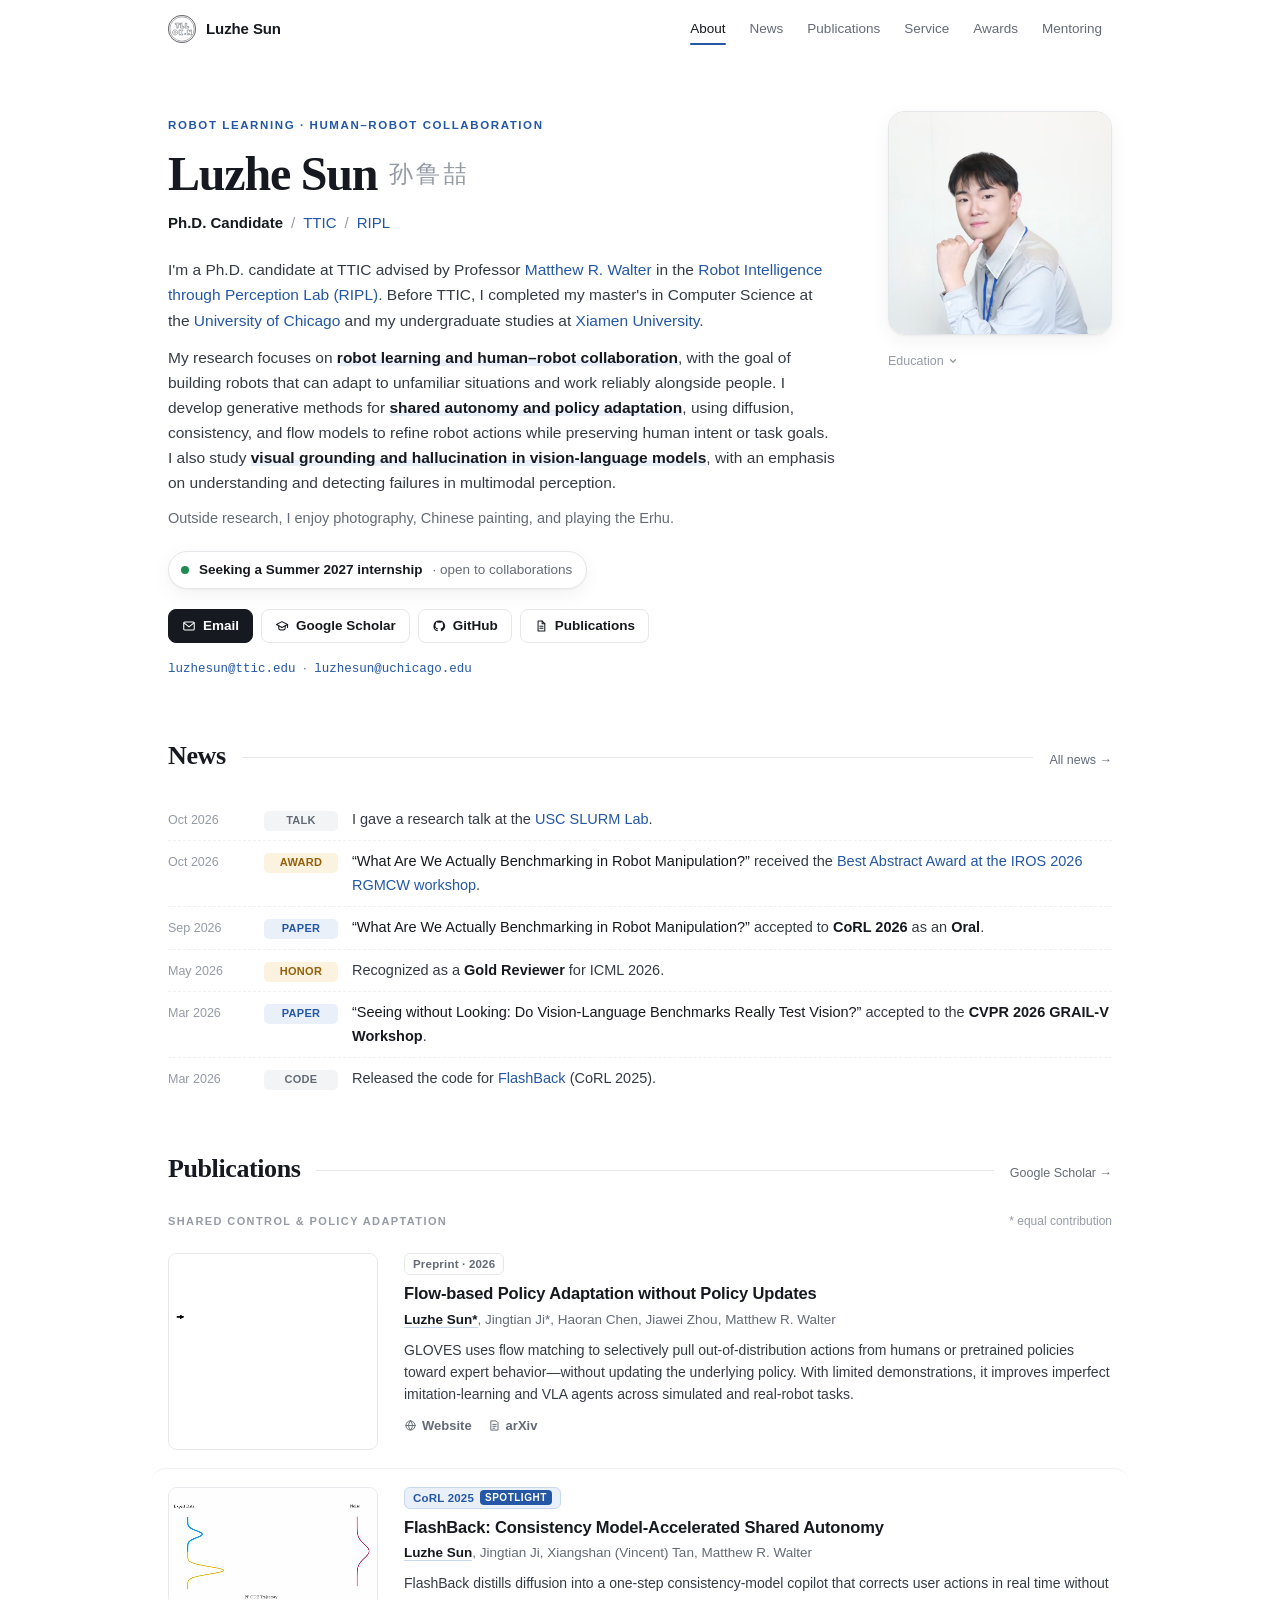
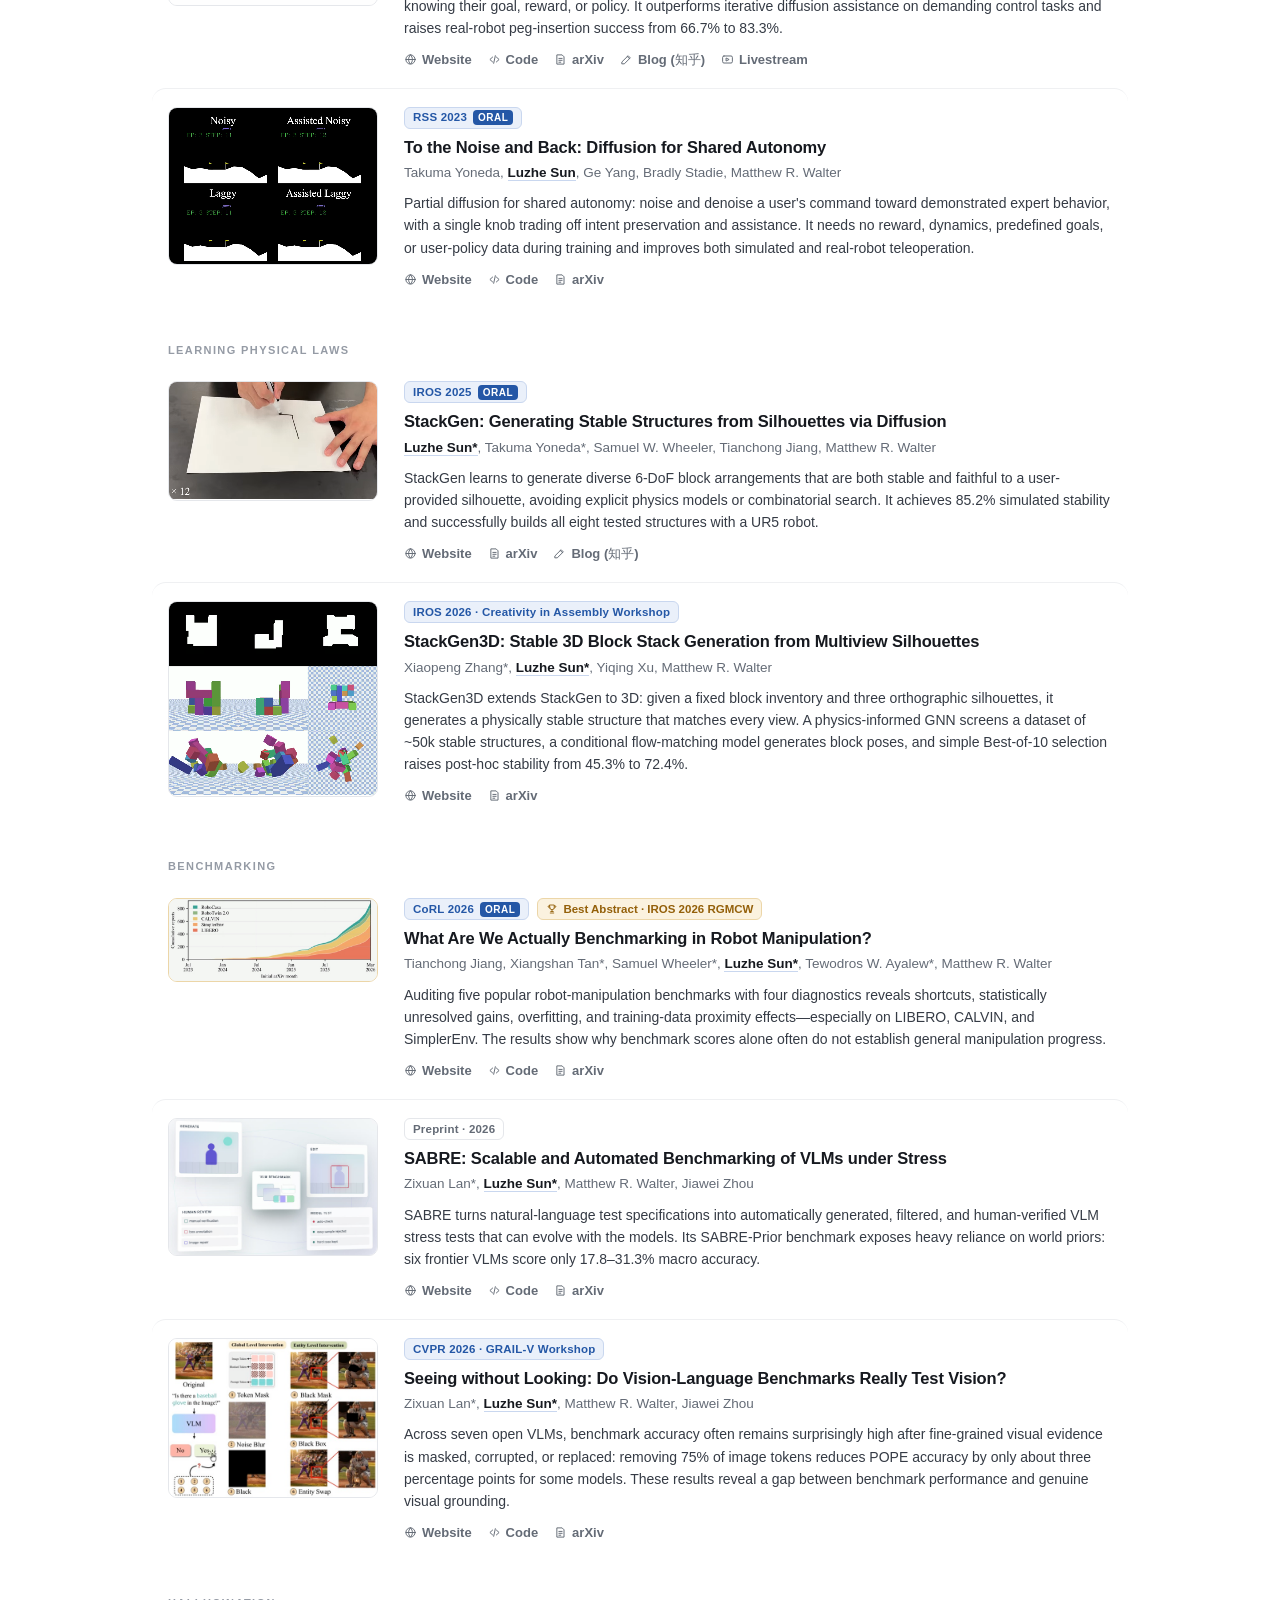
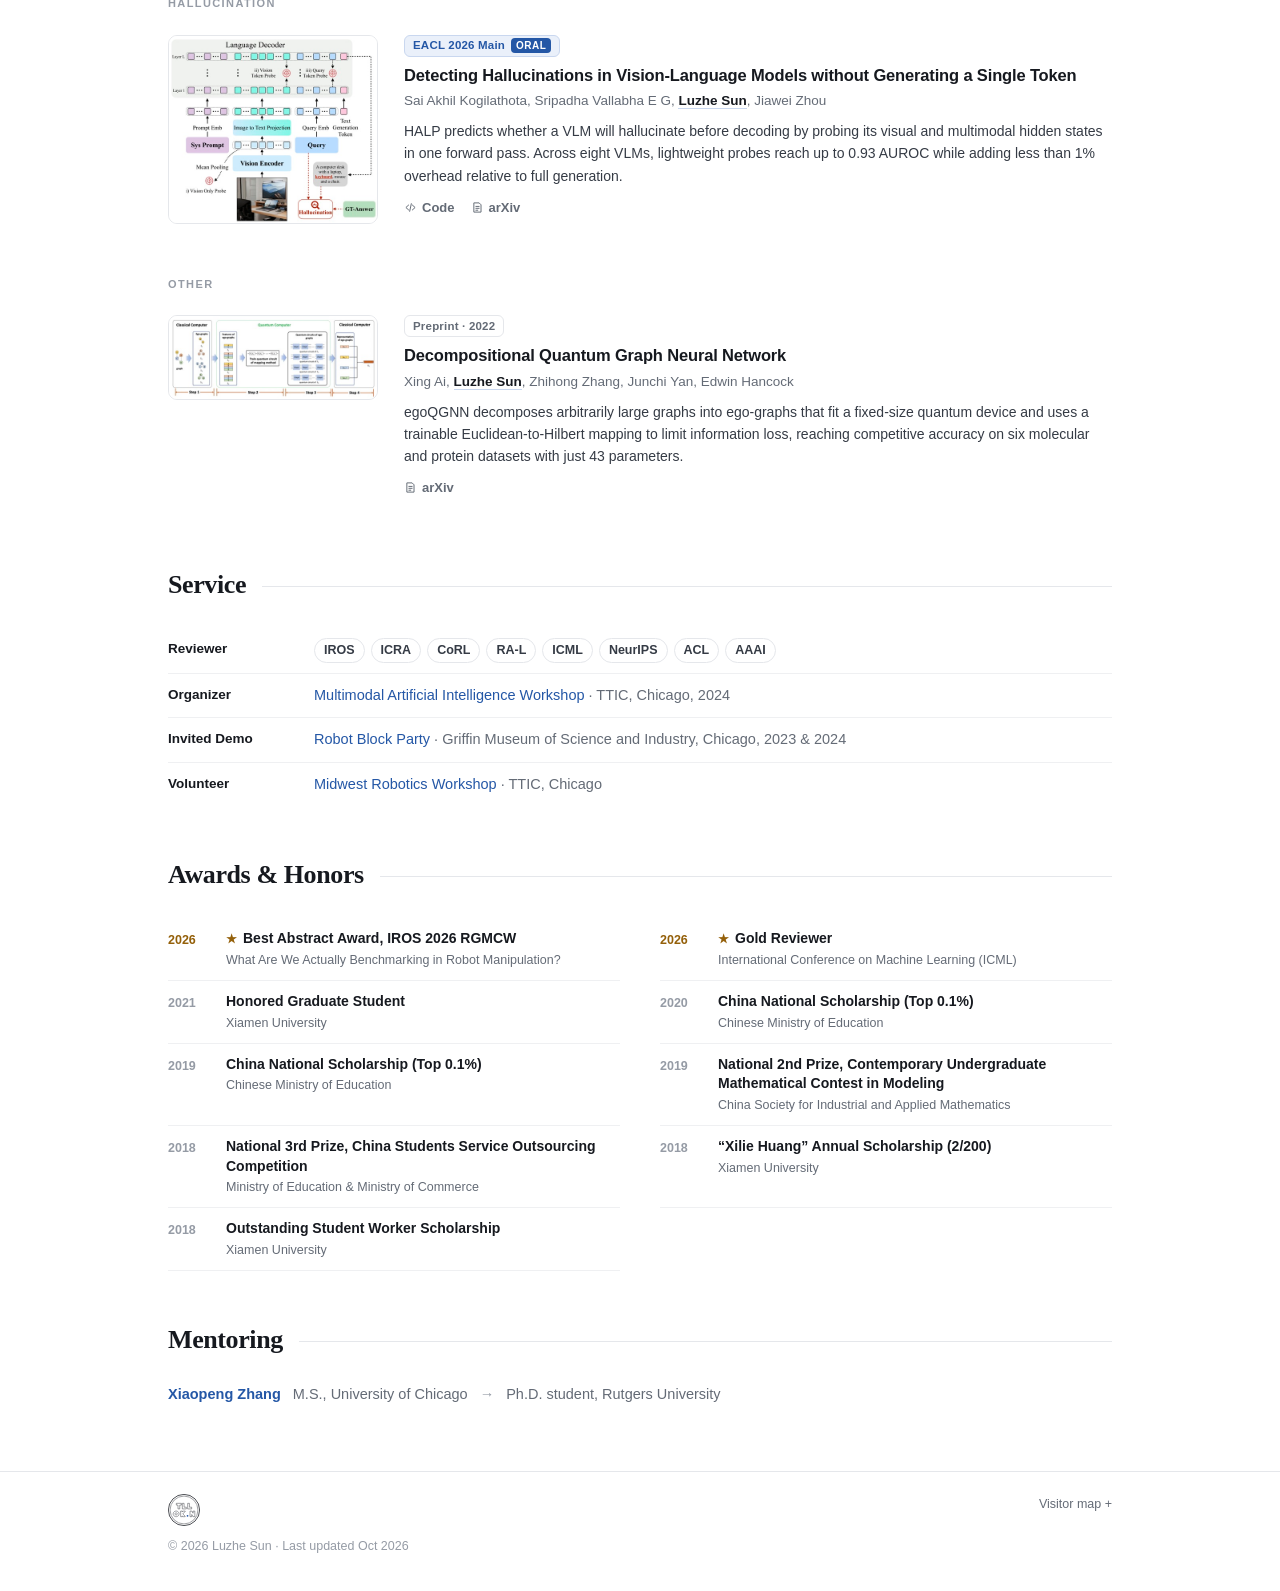
<file: index.html>
<!doctype html>
<html lang="en">

<head>
    <title>Luzhe Sun · 孙鲁喆 — TTIC</title>
    <meta charset="utf-8">
    <meta name="viewport" content="width=device-width, initial-scale=1">
    <meta name="color-scheme" content="light dark">
    <meta name="theme-color" content="#ffffff" media="(prefers-color-scheme: light)">
    <meta name="theme-color" content="#101217" media="(prefers-color-scheme: dark)">
    <meta name="description" content="Luzhe Sun, Ph.D. candidate at TTIC working on robot learning, shared autonomy, generative models, and vision-language grounding.">
    <link rel="icon" type="image/svg+xml" href="img/logo/Tllokn-coin-dark.svg" media="(prefers-color-scheme: light)">
    <link rel="icon" type="image/svg+xml" href="img/logo/Tllokn-coin-light.svg" media="(prefers-color-scheme: dark)">
    <link rel="shortcut icon" type="image/svg+xml" href="img/logo/Tllokn-coin-dark.svg">
    <link rel="apple-touch-icon" href="img/logo/Tllokn-coin-180.png">
    <link rel="preload" as="image" href="img/optimized/profile-360.jpg" fetchpriority="high">
    <style>
        /* ---------- Tokens (light default, dark follows system) ---------- */
        :root {
            --bg: #ffffff;
            --surface: #ffffff;
            --surface-2: #f3f4f6;
            --ink: #16191f;
            --text: #353b45;
            --muted: #646b76;
            --faint: #959ba5;
            --rule: #e5e7eb;
            --rule-soft: #eff0f2;
            --accent: #2457a6;
            --accent-hover: #163d7a;
            --accent-soft: #eaf0fa;
            --accent-line: #c9d7ef;
            --gold: #94600a;
            --gold-soft: #fbf2df;
            --gold-line: #ecd6a8;
            --green: #1f8a52;
            --thumb-bg: #ffffff;
            --shadow: 0 1px 2px rgba(20, 24, 31, .04), 0 6px 20px rgba(20, 24, 31, .05);
            --serif: "Source Serif 4", "Source Serif Pro", "Iowan Old Style", Charter, "Palatino Linotype", Georgia, "Songti SC", serif;
            --sans: -apple-system, BlinkMacSystemFont, "Inter", "Segoe UI", "Helvetica Neue", Arial, "PingFang SC", sans-serif;
            --mono: ui-monospace, "SF Mono", Menlo, Consolas, monospace;
            --radius: 10px;
            --max: 1000px;
        }

        @media (prefers-color-scheme: dark) {
            :root {
                --bg: #101217;
                --surface: #161920;
                --surface-2: #1c2029;
                --ink: #eef0f4;
                --text: #c9ced7;
                --muted: #98a0ad;
                --faint: #6d7582;
                --rule: #272b35;
                --rule-soft: #20242d;
                --accent: #8db6ff;
                --accent-hover: #b7d0ff;
                --accent-soft: rgba(141, 182, 255, .11);
                --accent-line: rgba(141, 182, 255, .28);
                --gold: #e7bd6a;
                --gold-soft: rgba(231, 189, 106, .11);
                --gold-line: rgba(231, 189, 106, .32);
                --green: #4fd08a;
                --thumb-bg: #e9eaed;
                --shadow: 0 1px 2px rgba(0, 0, 0, .3), 0 8px 24px rgba(0, 0, 0, .25);
            }
        }

        /* ---------- Base ---------- */
        *, *::before, *::after { box-sizing: border-box; }
        html { background: var(--bg); scroll-behavior: smooth; scroll-padding-top: 72px; -webkit-text-size-adjust: 100%; }
        body {
            margin: 0;
            background: var(--bg);
            color: var(--text);
            font-family: var(--sans);
            font-size: 15.5px;
            line-height: 1.62;
            -webkit-font-smoothing: antialiased;
            text-rendering: optimizeLegibility;
        }
        a { color: var(--accent); text-decoration: none; transition: color .15s ease; }
        a:hover { color: var(--accent-hover); text-decoration: underline; text-underline-offset: 3px; text-decoration-thickness: 1px; }
        b, strong { color: var(--ink); font-weight: 600; }
        img, video { display: block; max-width: 100%; }
        svg.i { width: 14px; height: 14px; flex: none; fill: none; stroke: currentColor; stroke-width: 1.8; stroke-linecap: round; stroke-linejoin: round; }
        svg.i.solid { fill: currentColor; stroke: none; }
        :focus-visible { outline: 2px solid var(--accent); outline-offset: 2px; border-radius: 4px; }
        .skip-link { position: absolute; left: -999px; top: 8px; z-index: 100; padding: 6px 10px; background: var(--surface); border: 1px solid var(--rule); }
        .skip-link:focus { left: 8px; }
        .wrap { max-width: var(--max); margin: 0 auto; padding: 0 28px; }

        /* ---------- Header ---------- */
        .site-header {
            position: sticky; top: 0; z-index: 30;
            background: color-mix(in srgb, var(--bg) 82%, transparent);
            -webkit-backdrop-filter: saturate(160%) blur(12px);
            backdrop-filter: saturate(160%) blur(12px);
            border-bottom: 1px solid transparent;
            transition: border-color .2s ease;
        }
        .site-header.scrolled { border-bottom-color: var(--rule); }
        .nav { display: flex; align-items: center; gap: 20px; height: 58px; }
        .brand { display: inline-flex; align-items: center; gap: 10px; color: var(--ink); font-weight: 650; font-size: 15px; letter-spacing: -.1px; }
        .brand:hover { color: var(--ink); text-decoration: none; }
        .brand img { height: 28px; width: 28px; display: block; }
        .nav-links { display: flex; gap: 4px; margin-left: auto; }
        .nav-links a {
            position: relative; padding: 6px 10px; border-radius: 6px;
            color: var(--muted); font-size: 13.5px; font-weight: 500;
        }
        .nav-links a:hover { color: var(--ink); background: var(--surface-2); text-decoration: none; }
        .nav-links a.active { color: var(--ink); }
        .nav-links a.active::after {
            content: ""; position: absolute; left: 10px; right: 10px; bottom: 1px;
            height: 2px; border-radius: 2px; background: var(--accent);
        }
        .menu-button { display: none; margin-left: auto; width: 38px; height: 38px; padding: 0; border: 1px solid var(--rule); border-radius: 8px; background: var(--surface); color: var(--ink); cursor: pointer; }
        .menu-button span { display: block; width: 16px; height: 1.5px; margin: 4px auto; background: currentColor; border-radius: 1px; }

        /* ---------- Hero ---------- */
        .hero { display: grid; grid-template-columns: minmax(0, 1fr) 224px; gap: 52px; padding: 52px 0 16px; }
        .kicker {
            display: inline-flex; align-items: center; gap: 10px; margin: 0 0 14px;
            color: var(--accent); font-size: 11.5px; font-weight: 650; letter-spacing: 1.6px; text-transform: uppercase;
        }
        .hero h1 {
            margin: 0; color: var(--ink);
            font-family: var(--serif); font-size: clamp(36px, 5vw, 48px); font-weight: 600; line-height: 1.05; letter-spacing: -1.2px;
        }
        .hero h1 .zh { margin-left: 12px; color: var(--faint); font-family: "Songti SC", "STSong", "Noto Serif CJK SC", var(--serif); font-size: .5em; font-weight: 400; letter-spacing: 3px; vertical-align: .32em; }
        .role { margin: 12px 0 22px; color: var(--muted); font-size: 15px; }
        .role b { color: var(--ink); font-weight: 600; }
        .role .sep { margin: 0 8px; color: var(--faint); }
        .bio p { margin: 0 0 12px; }
        .bio .key { color: var(--ink); font-weight: 600; background: linear-gradient(transparent 62%, var(--accent-soft) 62%); }
        .bio .aside { color: var(--muted); font-size: 14.5px; }

        .status {
            display: inline-flex; align-items: center; gap: 10px; margin: 8px 0 20px; padding: 7px 14px 7px 12px;
            border: 1px solid var(--rule); border-radius: 999px; background: var(--surface);
            color: var(--ink); font-size: 13.5px; font-weight: 550; box-shadow: var(--shadow);
        }
        .status .dot { position: relative; width: 8px; height: 8px; border-radius: 50%; background: var(--green); }
        .status .dot::after { content: ""; position: absolute; inset: -4px; border-radius: 50%; border: 2px solid var(--green); opacity: 0; animation: ping 2.4s ease-out infinite; }
        .status .muted { color: var(--muted); font-weight: 400; }
        @keyframes ping { 0% { transform: scale(.5); opacity: .7; } 80%, 100% { transform: scale(1.5); opacity: 0; } }

        .links { display: flex; flex-wrap: wrap; gap: 8px; }
        .btn {
            display: inline-flex; align-items: center; gap: 7px; height: 34px; padding: 0 13px;
            border: 1px solid var(--rule); border-radius: 8px; background: var(--surface);
            color: var(--ink); font-size: 13.5px; font-weight: 550; transition: border-color .15s, background .15s, transform .15s;
        }
        .btn:hover { border-color: var(--accent-line); background: var(--accent-soft); color: var(--accent); text-decoration: none; transform: translateY(-1px); }
        .btn.primary { border-color: var(--ink); background: var(--ink); color: var(--bg); }
        .btn.primary:hover { border-color: var(--accent); background: var(--accent); color: #fff; }
        @media (prefers-color-scheme: dark) { .btn.primary:hover { color: #0b1220; } }
        .email-line { margin: 14px 0 0; color: var(--muted); font-size: 13.5px; }
        .email-line a { font-family: var(--mono); font-size: 12.5px; }

        .side .photo {
            width: 224px; height: 224px; object-fit: cover; border-radius: 16px;
            box-shadow: var(--shadow); border: 1px solid var(--rule);
        }
        .label {
            margin: 0 0 10px; color: var(--faint); font-size: 11px; font-weight: 650; letter-spacing: 1.4px; text-transform: uppercase;
        }
        .edu-box { margin-top: 12px; }
        .edu-box summary {
            display: inline-flex; align-items: center; gap: 4px; padding: 2px 0;
            color: var(--faint); font-size: 12.5px; font-weight: 500;
            cursor: pointer; list-style: none; user-select: none; transition: color .15s;
        }
        .edu-box summary::-webkit-details-marker { display: none; }
        .edu-box summary:hover { color: var(--accent); }
        .edu-box .chev { width: 10px; height: 10px; fill: none; stroke: currentColor; stroke-width: 1.6; stroke-linecap: round; stroke-linejoin: round; transition: transform .2s ease; }
        .edu-box[open] summary { margin-bottom: 12px; }
        .edu-box[open] .chev { transform: rotate(180deg); }
        .edu { margin: 0; padding: 0; list-style: none; position: relative; }
        .edu::before { content: ""; position: absolute; left: 3.5px; top: 12px; bottom: 22px; width: 1px; background: var(--rule); }
        .edu li { position: relative; padding: 0 0 14px 20px; }
        .edu li::before { content: ""; position: absolute; left: 0; top: 7px; width: 8px; height: 8px; border-radius: 50%; background: var(--bg); border: 1.5px solid var(--faint); }
        .edu li:first-of-type::before { border-color: var(--accent); background: var(--accent); }
        .edu .deg { color: var(--ink); font-size: 13px; font-weight: 600; line-height: 1.35; }
        .edu .sch { color: var(--muted); font-size: 12.5px; line-height: 1.4; }
        .edu .yr { color: var(--faint); font-size: 11.5px; font-variant-numeric: tabular-nums; }

        /* ---------- Sections ---------- */
        .section { padding: 40px 0 8px; }
        .section-head { display: flex; align-items: baseline; gap: 16px; margin: 0 0 22px; }
        .section-head h2 { margin: 0; color: var(--ink); font-family: var(--serif); font-size: 26px; font-weight: 600; letter-spacing: -.4px; white-space: nowrap; }
        .section-head .line { flex: 1; height: 1px; background: var(--rule); transform: translateY(-6px); }
        .section-head .meta { color: var(--faint); font-size: 12.5px; white-space: nowrap; }
        .section-head .meta a { color: var(--muted); }
        .section-head .meta a:hover { color: var(--accent); }

        /* ---------- News ---------- */
        .news { margin: 0; padding: 0; list-style: none; }
        .news li { display: grid; grid-template-columns: 82px 74px minmax(0, 1fr); gap: 14px; align-items: baseline; padding: 9px 0; border-bottom: 1px dashed var(--rule-soft); }
        .news li:last-child { border-bottom: 0; }
        .news time { color: var(--faint); font-size: 12.5px; font-variant-numeric: tabular-nums; font-weight: 500; }
        .tag {
            display: inline-flex; justify-content: center; padding: 1px 8px; border-radius: 5px;
            background: var(--surface-2); color: var(--muted); font-size: 11px; font-weight: 650; letter-spacing: .3px; text-transform: uppercase; white-space: nowrap;
        }
        .tag.paper { background: var(--accent-soft); color: var(--accent); }
        .tag.award { background: var(--gold-soft); color: var(--gold); }
        .news .txt { font-size: 14.5px; }
        .news .txt em { font-style: normal; color: var(--ink); }

        /* ---------- Publications ---------- */
        .pub-group + .pub-group { margin-top: 34px; }
        .pub-group-head { display: flex; justify-content: space-between; align-items: baseline; margin-bottom: 4px; }
        .pub-group-head .label { margin: 0; }
        .pub-group-head .note { color: var(--faint); font-size: 12px; }
        .pub {
            display: grid; grid-template-columns: 210px minmax(0, 1fr); gap: 26px; align-items: start;
            margin: 0 -16px; padding: 18px 16px; border-radius: 14px; transition: background .2s ease;
        }
        .pub + .pub { border-top: 1px solid var(--rule-soft); }
        .pub:hover { background: #f8f9fb; box-shadow: none; border-top-color: transparent; }
        .pub:hover + .pub { border-top-color: transparent; }
        .pub.featured .thumb { border-color: var(--gold-line); }
        .thumb {
            position: relative; display: block; overflow: hidden;
            border: 1px solid var(--rule); border-radius: 9px; background: var(--thumb-bg);
        }
        /* full-size media: fixed width, height follows the original aspect ratio */
        .thumb img, .thumb video { display: block; width: 100%; height: auto; }
        .thumb.missing video, .thumb.missing .play { display: none; }
        .thumb.missing::before {
            content: attr(data-fallback); display: grid; place-items: center; aspect-ratio: 16 / 10;
            color: var(--faint); font-family: var(--serif); font-size: 19px; letter-spacing: -.2px;
            background-image: linear-gradient(var(--rule-soft) 1px, transparent 1px), linear-gradient(90deg, var(--rule-soft) 1px, transparent 1px);
            background-size: 14px 14px;
        }
        @media (prefers-color-scheme: dark) { .pub:hover { background: var(--surface); } }
        @media (prefers-color-scheme: dark) { .thumb img, .thumb video { opacity: .94; } }
        .play {
            position: absolute; right: 7px; bottom: 7px; display: grid; place-items: center; width: 26px; height: 26px; padding: 0;
            border: 0; border-radius: 50%; background: rgba(15, 18, 24, .62); color: #fff; cursor: pointer; opacity: 0; transition: opacity .2s;
        }
        .thumb:hover .play, .play:focus-visible { opacity: 1; }
        @media (hover: none) { .play { opacity: .9; } }
        .play svg { width: 10px; height: 10px; }
        .play .pause-i { display: none; }
        .play[aria-pressed="true"] .play-i { display: none; }
        .play[aria-pressed="true"] .pause-i { display: block; }

        .venue-row { display: flex; flex-wrap: wrap; align-items: center; gap: 6px 8px; margin-bottom: 7px; }
        .venue {
            display: inline-flex; align-items: center; gap: 6px; height: 22px; padding: 0 8px;
            border: 1px solid var(--accent-line); border-radius: 6px; background: var(--accent-soft);
            color: var(--accent); font-size: 11.5px; font-weight: 700; letter-spacing: .2px;
        }
        a.venue:hover { text-decoration: none; color: var(--accent-hover); }
        .venue .hl { padding: 0 5px; border-radius: 4px; background: var(--accent); color: var(--surface); font-size: 10px; line-height: 15px; letter-spacing: .5px; text-transform: uppercase; }
        .venue.pre { border-color: var(--rule); background: transparent; color: var(--muted); font-weight: 600; }
        .badge-award {
            display: inline-flex; align-items: center; gap: 5px; height: 22px; padding: 0 8px;
            border: 1px solid var(--gold-line); border-radius: 6px; background: var(--gold-soft); color: var(--gold); font-size: 11.5px; font-weight: 650;
        }
        .badge-award:hover { color: var(--gold); text-decoration: none; filter: brightness(.95); }
        .badge-award svg { width: 12px; height: 12px; }
        .pub h3 { margin: 0 0 5px; font-size: 16.5px; font-weight: 650; line-height: 1.35; letter-spacing: -.15px; }
        .pub h3 a { color: var(--ink); }
        .pub h3 a:hover { color: var(--accent); }
        .authors { color: var(--muted); font-size: 13.5px; line-height: 1.5; }
        .authors b { color: var(--ink); font-weight: 650; border-bottom: 1.5px solid var(--accent-line); }
        .tldr { margin: 9px 0 10px; color: var(--text); font-size: 14px; line-height: 1.58; }
        .pub-links { display: flex; flex-wrap: wrap; gap: 4px 16px; }
        .pub-links a { display: inline-flex; align-items: center; gap: 5px; color: var(--muted); font-size: 13px; font-weight: 550; }
        .pub-links a:hover { color: var(--accent); text-decoration: none; }
        .pub-links svg.i { width: 13px; height: 13px; }

        /* ---------- Service / Awards / Mentoring ---------- */
        .rows { margin: 0; padding: 0; list-style: none; }
        .rows li { display: grid; grid-template-columns: 128px minmax(0, 1fr); gap: 18px; padding: 10px 0; border-bottom: 1px solid var(--rule-soft); font-size: 14.5px; }
        .rows li:last-child { border-bottom: 0; }
        .rows .k { color: var(--ink); font-weight: 600; font-size: 13.5px; }
        .rows .v { color: var(--text); }
        .rows .v .where { color: var(--muted); }
        .venues-inline { display: flex; flex-wrap: wrap; gap: 6px; }
        .venues-inline a { padding: 1px 9px; border: 1px solid var(--rule); border-radius: 999px; color: var(--text); font-size: 12.5px; font-weight: 550; background: var(--surface); }
        .venues-inline a:hover { border-color: var(--accent-line); color: var(--accent); text-decoration: none; }

        .awards { margin: 0; padding: 0; list-style: none; display: grid; grid-template-columns: repeat(2, minmax(0, 1fr)); column-gap: 40px; }
        .awards li { display: grid; grid-template-columns: 46px minmax(0, 1fr); gap: 12px; padding: 11px 0; border-bottom: 1px solid var(--rule-soft); }
        .awards .yr { color: var(--faint); font-size: 12.5px; font-weight: 600; font-variant-numeric: tabular-nums; padding-top: 1px; }
        .awards .t { color: var(--ink); font-size: 14px; font-weight: 600; line-height: 1.4; }
        .awards .t a { color: inherit; }
        .awards .t a:hover { color: var(--accent); }
        .awards .o { color: var(--muted); font-size: 12.5px; line-height: 1.45; margin-top: 2px; }
        .awards li.top .yr { color: var(--gold); }
        .awards li.top .t::before { content: "★"; margin-right: 6px; color: var(--gold); font-size: 12px; }

        .mentee { display: flex; flex-wrap: wrap; align-items: center; gap: 6px 12px; font-size: 14.5px; }
        .mentee .arrow { color: var(--faint); }
        .mentee .where { color: var(--muted); }

        /* hidden projects (kept for future use) */
        .project-grid { display: grid; grid-template-columns: repeat(2, minmax(0, 1fr)); gap: 20px; }
        .project-card { border: 1px solid var(--rule); border-radius: var(--radius); overflow: hidden; background: var(--surface); }
        .video-shell { display: grid; place-items: center; aspect-ratio: 16 / 9; background: var(--surface-2); }
        .video-shell iframe { width: 100%; height: 100%; border: 0; }
        .video-load { border: 1px solid var(--rule); border-radius: 8px; background: var(--surface); color: var(--accent); padding: 6px 12px; font: inherit; font-size: 13px; cursor: pointer; }
        .project-body { padding: 14px 16px 16px; }
        .project-title { margin: 0 0 6px; font-size: 15px; color: var(--ink); }
        .project-description { margin: 0 0 8px; color: var(--muted); font-size: 13.5px; }

        /* ---------- Footer ---------- */
        .footer { margin-top: 56px; border-top: 1px solid var(--rule); color: var(--faint); font-size: 12.5px; }
        .footer .wrap { display: flex; justify-content: space-between; align-items: flex-start; gap: 20px; padding-top: 22px; padding-bottom: 36px; }
        .footer img { height: 32px; width: 32px; margin-bottom: 10px; }
        .visitor-map { text-align: right; }
        .visitor-map summary { cursor: pointer; color: var(--muted); list-style: none; }
        .visitor-map summary::-webkit-details-marker { display: none; }
        .visitor-map summary::after { content: " +"; }
        .visitor-map[open] summary::after { content: " −"; }
        #visitors { margin-top: 10px; width: 150px; min-height: 100px; border-radius: 8px; overflow: hidden; }
        #visitors iframe { display: block; width: 150px; height: 100px; border: 0; }

        /* ---------- Responsive ---------- */
        @media (max-width: 860px) {
            .hero { grid-template-columns: minmax(0, 1fr) 180px; gap: 32px; padding-top: 40px; }
            .side .photo { width: 180px; height: 180px; }
            .pub { grid-template-columns: 170px minmax(0, 1fr); gap: 20px; }
            .awards { grid-template-columns: 1fr; }
        }
        @media (max-width: 720px) {
            .wrap { padding: 0 20px; }
            .menu-button { display: block; }
            .nav-links {
                display: none; position: absolute; top: 58px; left: 0; right: 0; padding: 8px 14px 14px;
                flex-direction: column; gap: 2px; background: var(--bg); border-bottom: 1px solid var(--rule); box-shadow: var(--shadow);
            }
            .nav-links.open { display: flex; }
            .nav-links a { padding: 10px 10px; font-size: 15px; }
            .nav-links a.active::after { display: none; }
            .nav-links a.active { background: var(--surface-2); }
            .hero { display: flex; flex-direction: column; gap: 0; padding: 28px 0 8px; }
            .side { display: contents; }
            .side .photo { order: -1; width: 92px; height: 92px; border-radius: 14px; margin-bottom: 22px; }
            .side > .edu-box { order: 1; margin-top: 14px; }
            .edu li { padding-bottom: 10px; }
            .hero h1 .zh { display: block; margin: 8px 0 0; font-size: 18px; vertical-align: 0; }
            .role .sep { margin: 0 5px; }
            .section { padding-top: 32px; }
            .section-head h2 { font-size: 23px; }
            .news li { grid-template-columns: 64px minmax(0, 1fr); gap: 4px 12px; }
            .news .tag { grid-column: 2; justify-self: start; }
            .news time { grid-row: 1 / span 2; }
            .news .txt { grid-column: 2; }
            .pub { grid-template-columns: 1fr; gap: 14px; margin: 0; padding: 18px 0; }
            .pub:hover { background: transparent; box-shadow: none; }
            .thumb { max-width: 420px; }
            .rows li { grid-template-columns: 1fr; gap: 4px; }
            .project-grid { grid-template-columns: 1fr; }
            .footer .wrap { flex-direction: column; }
            .visitor-map { text-align: left; }
        }
        @media (max-width: 520px) {
            .status { font-size: 13px; }
            .status .muted { display: none; }
            .btn { height: 32px; padding: 0 11px; font-size: 13px; }
        }
        @media (prefers-reduced-motion: reduce) {
            html { scroll-behavior: auto; }
            *, *::before, *::after { animation: none !important; transition: none !important; }
        }
    </style>
</head>

<body>
    <!-- Icon sprite -->
    <svg width="0" height="0" style="position:absolute" aria-hidden="true">
        <symbol id="i-mail" viewBox="0 0 24 24"><rect x="3" y="5" width="18" height="14" rx="2"/><path d="m3.5 6.5 8.5 7 8.5-7"/></symbol>
        <symbol id="i-scholar" viewBox="0 0 24 24"><path d="M2.5 9.5 12 4.5l9.5 5-9.5 5z"/><path d="M6.5 11.8V16c0 1.5 2.5 3 5.5 3s5.5-1.5 5.5-3v-4.2"/><path d="M21.5 9.5v5"/></symbol>
        <symbol id="i-github" viewBox="0 0 24 24"><path d="M12 2.5A9.5 9.5 0 0 0 9 21c.5.1.7-.2.7-.5v-1.9c-2.8.6-3.4-1.1-3.4-1.1-.5-1.1-1.1-1.4-1.1-1.4-.9-.6.1-.6.1-.6 1 .1 1.6 1.1 1.6 1.1.9 1.5 2.4 1.1 2.9.8.1-.7.4-1.1.7-1.4-2.2-.3-4.6-1.1-4.6-5A3.9 3.9 0 0 1 7 8.3c-.1-.3-.5-1.3.1-2.7 0 0 .9-.3 2.8 1a9.7 9.7 0 0 1 5.2 0c2-1.3 2.8-1 2.8-1 .6 1.4.2 2.4.1 2.7a3.9 3.9 0 0 1 1.1 2.8c0 3.8-2.3 4.7-4.6 5 .4.3.7 1 .7 2v2.4c0 .3.2.6.7.5A9.5 9.5 0 0 0 12 2.5z"/></symbol>
        <symbol id="i-doc" viewBox="0 0 24 24"><path d="M7 3.5h7l4.5 4.5v12.5H7z"/><path d="M14 3.5V8h4.5M10 12.5h5.5M10 16h5.5"/></symbol>
        <symbol id="i-globe" viewBox="0 0 24 24"><circle cx="12" cy="12" r="8.5"/><path d="M3.5 12h17M12 3.5c2.4 2.4 3.5 5.3 3.5 8.5s-1.1 6.1-3.5 8.5c-2.4-2.4-3.5-5.3-3.5-8.5s1.1-6.1 3.5-8.5z"/></symbol>
        <symbol id="i-code" viewBox="0 0 24 24"><path d="m8.5 7.5-5 4.5 5 4.5M15.5 7.5l5 4.5-5 4.5M13.5 5l-3 14"/></symbol>
        <symbol id="i-paper" viewBox="0 0 24 24"><path d="M6 3.5h9l3.5 3.5v13.5H6z"/><path d="M9 10h6M9 13.5h6M9 17h3.5"/></symbol>
        <symbol id="i-pen" viewBox="0 0 24 24"><path d="M4 20h4L19 9l-4-4L4 16z"/><path d="m13.5 6.5 4 4"/></symbol>
        <symbol id="i-live" viewBox="0 0 24 24"><rect x="3" y="5.5" width="18" height="13" rx="2.5"/><path d="m10 9.5 5 2.5-5 2.5z"/></symbol>
        <symbol id="i-trophy" viewBox="0 0 24 24"><path d="M7.5 4h9v5a4.5 4.5 0 0 1-9 0z"/><path d="M7.5 6H4.5a3 3 0 0 0 3 4M16.5 6h3a3 3 0 0 1-3 4M12 13.5V17M8.5 20h7M9.5 17h5"/></symbol>
    </svg>

    <a class="skip-link" href="#main">Skip to content</a>

    <header class="site-header" id="siteHeader">
        <div class="wrap nav">
            <a href="#overview" class="brand" aria-label="Luzhe Sun — home">
                <picture>
                    <source srcset="img/logo/Tllokn-coin-watermark-web-white.svg" media="(prefers-color-scheme: dark)">
                    <img src="img/logo/Tllokn-coin-watermark-web-black.svg" alt="" width="28" height="28">
                </picture>
                <span>Luzhe Sun</span>
            </a>
            <button class="menu-button" id="menuButton" type="button" aria-label="Toggle navigation" aria-controls="siteNav" aria-expanded="false">
                <span></span><span></span><span></span>
            </button>
            <nav class="nav-links" id="siteNav" aria-label="Primary">
                <a href="#overview">About</a>
                <a href="#news">News</a>
                <a href="#publications">Publications</a>
                <a href="#service">Service</a>
                <a href="#awards">Awards</a>
                <a href="#mentoring">Mentoring</a>
            </nav>
        </div>
    </header>

    <main id="main" class="wrap">
        <!-- ================= HERO ================= -->
        <section class="hero" id="overview">
            <div class="intro">
                <p class="kicker">Robot Learning · Human–Robot Collaboration</p>
                <h1>Luzhe Sun<span class="zh" lang="zh">孙鲁喆</span></h1>
                <p class="role"><b>Ph.D. Candidate</b><span class="sep">/</span><a href="https://www.ttic.edu/">TTIC</a><span class="sep">/</span><a href="https://ttic.edu/ripl/">RIPL</a></p>

                <div class="bio">
                    <p>
                        I'm a Ph.D. candidate at TTIC advised by Professor <a href="https://home.ttic.edu/~mwalter/">Matthew R. Walter</a> in the <a href="https://ttic.edu/ripl/">Robot Intelligence through Perception Lab (RIPL)</a>.
                        Before TTIC, I completed my master's in Computer Science at the <a href="https://masters.cs.uchicago.edu/">University of Chicago</a> and my undergraduate studies at <a href="https://informatics.xmu.edu.cn/en/index.htm">Xiamen University</a>.
                    </p>
                    <p>
                        My research focuses on <span class="key">robot learning and human–robot collaboration</span>, with the goal of building robots that can adapt to unfamiliar situations and work reliably alongside people.
                        I develop generative methods for <span class="key">shared autonomy and policy adaptation</span>, using diffusion, consistency, and flow models to refine robot actions while preserving human intent or task goals.
                        I also study <span class="key">visual grounding and hallucination in vision-language models</span>, with an emphasis on understanding and detecting failures in multimodal perception.
                    </p>
                    <p class="aside">Outside research, I enjoy photography, Chinese painting, and playing the Erhu.</p>
                </div>

                <div class="status"><span class="dot" aria-hidden="true"></span>Seeking a Summer 2027 internship <span class="muted">· open to collaborations</span></div>

                <div class="links">
                    <a class="btn primary" href="mailto:luzhesun@ttic.edu"><svg class="i"><use href="#i-mail"/></svg>Email</a>
                    <a class="btn" href="https://scholar.google.com/citations?hl=en&amp;user=UH_AxUQAAAAJ" target="_blank" rel="noopener"><svg class="i"><use href="#i-scholar"/></svg>Google Scholar</a>
                    <a class="btn" href="https://github.com/Tllokn" target="_blank" rel="noopener"><svg class="i solid"><use href="#i-github"/></svg>GitHub</a>
                    <a class="btn" href="#publications"><svg class="i"><use href="#i-doc"/></svg>Publications</a>
                </div>
                <p class="email-line"><a href="mailto:luzhesun@ttic.edu">luzhesun@ttic.edu</a> &nbsp;·&nbsp; <a href="mailto:luzhesun@uchicago.edu">luzhesun@uchicago.edu</a></p>
            </div>

            <aside class="side">
                <img src="img/optimized/profile-360.jpg" alt="Portrait of Luzhe Sun" class="photo" width="224" height="224" decoding="async" fetchpriority="high">
                <details class="edu-box">
                    <summary><span>Education</span><svg class="chev" viewBox="0 0 12 12" aria-hidden="true"><path d="M3 4.5 6 7.5 9 4.5"/></svg></summary>
                    <ul class="edu">
                        <li>
                            <div class="deg">Ph.D., Computer Science</div>
                            <div class="sch">Toyota Technological Institute at Chicago</div>
                            <div class="yr">2023 – Present</div>
                        </li>
                        <li>
                            <div class="deg">M.S., Computer Science</div>
                            <div class="sch">University of Chicago</div>
                            <div class="yr">2021 – 2023</div>
                        </li>
                        <li>
                            <div class="deg">B.Eng., Information Science</div>
                            <div class="sch">Xiamen University · with Honors</div>
                            <div class="yr">2017 – 2021</div>
                        </li>
                    </ul>
                </details>
            </aside>
        </section>

        <!-- ================= NEWS ================= -->
        <section class="section" id="news">
            <div class="section-head">
                <h2>News</h2><span class="line"></span><span class="meta"><a href="news.html">All news →</a></span>
            </div>
            <ul class="news">
                <li>
                    <time>Oct 2026</time><span class="tag">Talk</span>
                    <div class="txt">I gave a research talk at the <a href="https://slurm-lab-usc.github.io/">USC SLURM Lab</a>.</div>
                </li>
                <li>
                    <time>Oct 2026</time><span class="tag award">Award</span>
                    <div class="txt"><em>“What Are We Actually Benchmarking in Robot Manipulation?”</em> received the <a href="https://sites.google.com/view/rgmcw2026">Best Abstract Award at the IROS 2026 RGMCW workshop</a>.</div>
                </li>
                <li>
                    <time>Sep 2026</time><span class="tag paper">Paper</span>
                    <div class="txt"><em>“What Are We Actually Benchmarking in Robot Manipulation?”</em> accepted to <b>CoRL 2026</b> as an <b>Oral</b>.</div>
                </li>
                <li>
                    <time>May 2026</time><span class="tag award">Honor</span>
                    <div class="txt">Recognized as a <b>Gold Reviewer</b> for ICML 2026.</div>
                </li>
                <li>
                    <time>Mar 2026</time><span class="tag paper">Paper</span>
                    <div class="txt"><em>“Seeing without Looking: Do Vision-Language Benchmarks Really Test Vision?”</em> accepted to the <b>CVPR 2026 GRAIL-V Workshop</b>.</div>
                </li>
                <li>
                    <time>Mar 2026</time><span class="tag">Code</span>
                    <div class="txt">Released the code for <a href="https://github.com/ripl/FlashBackSharedAutonomy">FlashBack</a> (CoRL 2025).</div>
                </li>
            </ul>
        </section>

        <!-- ================= PUBLICATIONS ================= -->
        <section class="section" id="publications">
            <div class="section-head">
                <h2>Publications</h2><span class="line"></span><span class="meta"><a href="https://scholar.google.com/citations?hl=en&amp;user=UH_AxUQAAAAJ" target="_blank" rel="noopener">Google Scholar →</a></span>
            </div>

            <div class="pub-group">
                <div class="pub-group-head"><h3 class="label">Shared Control &amp; Policy Adaptation</h3><span class="note">* equal contribution</span></div>

                <article class="pub">
                    <div class="thumb">
                        <video autoplay muted loop playsinline preload="metadata" poster="img/optimized/2026-flow-based-policy-adaptation.jpg" aria-label="GLOVES video preview">
                            <source src="video/2026-flow-based-policy-adaptation.webm" type="video/webm">
                        </video>
                        <button class="play" type="button" aria-pressed="false"><svg class="play-i" viewBox="0 0 12 12"><path d="M3 1.5 10 6 3 10.5z" fill="currentColor"/></svg><svg class="pause-i" viewBox="0 0 12 12"><path d="M3.5 2v8M8.5 2v8" stroke="currentColor" stroke-width="2"/></svg></button>
                    </div>
                    <div>
                        <div class="venue-row"><span class="venue pre">Preprint · 2026</span></div>
                        <h3><a href="https://arxiv.org/abs/2606.06461">Flow-based Policy Adaptation without Policy Updates</a></h3>
                        <div class="authors"><b>Luzhe Sun*</b>, Jingtian Ji*, Haoran Chen, Jiawei Zhou, Matthew R. Walter</div>
                        <p class="tldr">GLOVES uses flow matching to selectively pull out-of-distribution actions from humans or pretrained policies toward expert behavior—without updating the underlying policy. With limited demonstrations, it improves imperfect imitation-learning and VLA agents across simulated and real-robot tasks.</p>
                        <div class="pub-links">
                            <a href="https://ripl.github.io/GLOVES_web/"><svg class="i"><use href="#i-globe"/></svg>Website</a>
                            <a href="https://arxiv.org/abs/2606.06461"><svg class="i"><use href="#i-paper"/></svg>arXiv</a>
                        </div>
                    </div>
                </article>

                <article class="pub">
                    <div class="thumb">
                        <video autoplay muted loop playsinline preload="metadata" poster="img/optimized/2025-flashback.jpg" aria-label="FlashBack video preview">
                            <source src="video/2025-flashback.webm" type="video/webm">
                        </video>
                        <button class="play" type="button" aria-pressed="false"><svg class="play-i" viewBox="0 0 12 12"><path d="M3 1.5 10 6 3 10.5z" fill="currentColor"/></svg><svg class="pause-i" viewBox="0 0 12 12"><path d="M3.5 2v8M8.5 2v8" stroke="currentColor" stroke-width="2"/></svg></button>
                    </div>
                    <div>
                        <div class="venue-row"><a class="venue" href="https://openreview.net/forum?id=zk4fRmHF0Q">CoRL 2025 <span class="hl">Spotlight</span></a></div>
                        <h3><a href="https://arxiv.org/abs/2505.16892">FlashBack: Consistency Model-Accelerated Shared Autonomy</a></h3>
                        <div class="authors"><b>Luzhe Sun</b>, Jingtian Ji, Xiangshan (Vincent) Tan, Matthew R. Walter</div>
                        <p class="tldr">FlashBack distills diffusion into a one-step consistency-model copilot that corrects user actions in real time without knowing their goal, reward, or policy. It outperforms iterative diffusion assistance on demanding control tasks and raises real-robot peg-insertion success from 66.7% to 83.3%.</p>
                        <div class="pub-links">
                            <a href="https://ripl.github.io/CSA-website/"><svg class="i"><use href="#i-globe"/></svg>Website</a>
                            <a href="https://github.com/ripl/FlashBackSharedAutonomy"><svg class="i"><use href="#i-code"/></svg>Code</a>
                            <a href="https://arxiv.org/abs/2505.16892"><svg class="i"><use href="#i-paper"/></svg>arXiv</a>
                            <a href="https://zhuanlan.zhihu.com/p/1952228115234414777"><svg class="i"><use href="#i-pen"/></svg>Blog (知乎)</a>
                            <a href="https://www.bilibili.com/video/BV1dqWSzCEZQ?t=4.1"><svg class="i"><use href="#i-live"/></svg>Livestream</a>
                        </div>
                    </div>
                </article>

                <article class="pub">
                    <div class="thumb">
                        <video autoplay muted loop playsinline preload="metadata" poster="img/optimized/2023-to-the-noise-and-back.jpg" aria-label="To the Noise and Back video preview">
                            <source src="video/2023-to-the-noise-and-back.webm" type="video/webm">
                        </video>
                        <button class="play" type="button" aria-pressed="false"><svg class="play-i" viewBox="0 0 12 12"><path d="M3 1.5 10 6 3 10.5z" fill="currentColor"/></svg><svg class="pause-i" viewBox="0 0 12 12"><path d="M3.5 2v8M8.5 2v8" stroke="currentColor" stroke-width="2"/></svg></button>
                    </div>
                    <div>
                        <div class="venue-row"><a class="venue" href="https://roboticsconference.org/2023/program/papers/014/">RSS 2023 <span class="hl">Oral</span></a></div>
                        <h3><a href="https://arxiv.org/abs/2302.12244">To the Noise and Back: Diffusion for Shared Autonomy</a></h3>
                        <div class="authors">Takuma Yoneda, <b>Luzhe Sun</b>, Ge Yang, Bradly Stadie, Matthew R. Walter</div>
                        <p class="tldr">Partial diffusion for shared autonomy: noise and denoise a user's command toward demonstrated expert behavior, with a single knob trading off intent preservation and assistance. It needs no reward, dynamics, predefined goals, or user-policy data during training and improves both simulated and real-robot teleoperation.</p>
                        <div class="pub-links">
                            <a href="https://diffusion-for-shared-autonomy.github.io/"><svg class="i"><use href="#i-globe"/></svg>Website</a>
                            <a href="https://github.com/ripl/diffusion-for-shared-autonomy"><svg class="i"><use href="#i-code"/></svg>Code</a>
                            <a href="https://arxiv.org/abs/2302.12244"><svg class="i"><use href="#i-paper"/></svg>arXiv</a>
                        </div>
                    </div>
                </article>
            </div>

            <div class="pub-group">
                <div class="pub-group-head"><h3 class="label">Learning Physical Laws</h3></div>

                <article class="pub">
                    <div class="thumb">
                        <video autoplay muted loop playsinline preload="metadata" poster="img/optimized/2025-stackgen.jpg" aria-label="StackGen video preview">
                            <source src="video/2025-stackgen.webm" type="video/webm">
                        </video>
                        <button class="play" type="button" aria-pressed="false"><svg class="play-i" viewBox="0 0 12 12"><path d="M3 1.5 10 6 3 10.5z" fill="currentColor"/></svg><svg class="pause-i" viewBox="0 0 12 12"><path d="M3.5 2v8M8.5 2v8" stroke="currentColor" stroke-width="2"/></svg></button>
                    </div>
                    <div>
                        <div class="venue-row"><a class="venue" href="https://doi.org/10.1109/IROS60139.2025.11247239">IROS 2025 <span class="hl">Oral</span></a></div>
                        <h3><a href="https://arxiv.org/abs/2409.18098">StackGen: Generating Stable Structures from Silhouettes via Diffusion</a></h3>
                        <div class="authors"><b>Luzhe Sun*</b>, Takuma Yoneda*, Samuel W. Wheeler, Tianchong Jiang, Matthew R. Walter</div>
                        <p class="tldr">StackGen learns to generate diverse 6-DoF block arrangements that are both stable and faithful to a user-provided silhouette, avoiding explicit physics models or combinatorial search. It achieves 85.2% simulated stability and successfully builds all eight tested structures with a UR5 robot.</p>
                        <div class="pub-links">
                            <a href="https://ripl.github.io/StackGen/"><svg class="i"><use href="#i-globe"/></svg>Website</a>
                            <a href="https://arxiv.org/abs/2409.18098"><svg class="i"><use href="#i-paper"/></svg>arXiv</a>
                            <a href="https://zhuanlan.zhihu.com/p/1946751889225024585"><svg class="i"><use href="#i-pen"/></svg>Blog (知乎)</a>
                        </div>
                    </div>
                </article>

                <article class="pub">
                    <div class="thumb" data-fallback="StackGen3D">
                        <video autoplay muted loop playsinline preload="metadata" poster="img/optimized/2026-stackgen3d.jpg" aria-label="StackGen3D video preview">
                            <source src="video/2026-stackgen3d.webm" type="video/webm">
                        </video>
                        <button class="play" type="button" aria-pressed="false"><svg class="play-i" viewBox="0 0 12 12"><path d="M3 1.5 10 6 3 10.5z" fill="currentColor"/></svg><svg class="pause-i" viewBox="0 0 12 12"><path d="M3.5 2v8M8.5 2v8" stroke="currentColor" stroke-width="2"/></svg></button>
                    </div>
                    <div>
                        <div class="venue-row"><a class="venue" href="https://ripl.github.io/StackGen3D-web/">IROS 2026 · Creativity in Assembly Workshop</a></div>
                        <h3><a href="https://arxiv.org/abs/2610.31803">StackGen3D: Stable 3D Block Stack Generation from Multiview Silhouettes</a></h3>
                        <div class="authors">Xiaopeng Zhang*, <b>Luzhe Sun*</b>, Yiqing Xu, Matthew R. Walter</div>
                        <p class="tldr">StackGen3D extends StackGen to 3D: given a fixed block inventory and three orthographic silhouettes, it generates a physically stable structure that matches every view. A physics-informed GNN screens a dataset of ~50k stable structures, a conditional flow-matching model generates block poses, and simple Best-of-10 selection raises post-hoc stability from 45.3% to 72.4%.</p>
                        <div class="pub-links">
                            <a href="https://ripl.github.io/StackGen3D-web/"><svg class="i"><use href="#i-globe"/></svg>Website</a>
                            <a href="https://arxiv.org/abs/2610.31803"><svg class="i"><use href="#i-paper"/></svg>arXiv</a>
                        </div>
                    </div>
                </article>
            </div>

            <div class="pub-group">
                <div class="pub-group-head"><h3 class="label">Benchmarking</h3></div>

                <article class="pub featured">
                    <div class="thumb"><img src="img/optimized/2026-what-are-we-actually-benchmarking.jpg" alt="Robot manipulation benchmark audit chart" loading="lazy" decoding="async"></div>
                    <div>
                        <div class="venue-row">
                            <a class="venue" href="https://www.corl.org/">CoRL 2026 <span class="hl">Oral</span></a>
                            <a class="badge-award" href="https://sites.google.com/view/rgmcw2026"><svg class="i"><use href="#i-trophy"/></svg>Best Abstract · IROS 2026 RGMCW</a>
                        </div>
                        <h3><a href="https://arxiv.org/abs/2606.04233">What Are We Actually Benchmarking in Robot Manipulation?</a></h3>
                        <div class="authors">Tianchong Jiang, Xiangshan Tan*, Samuel Wheeler*, <b>Luzhe Sun*</b>, Tewodros W. Ayalew*, Matthew R. Walter</div>
                        <p class="tldr">Auditing five popular robot-manipulation benchmarks with four diagnostics reveals shortcuts, statistically unresolved gains, overfitting, and training-data proximity effects—especially on LIBERO, CALVIN, and SimplerEnv. The results show why benchmark scores alone often do not establish general manipulation progress.</p>
                        <div class="pub-links">
                            <a href="https://ripl.github.io/manipulation_benchmark_audit/"><svg class="i"><use href="#i-globe"/></svg>Website</a>
                            <a href="https://github.com/ripl/ManipulationBenchmarkAudit"><svg class="i"><use href="#i-code"/></svg>Code</a>
                            <a href="https://arxiv.org/abs/2606.04233"><svg class="i"><use href="#i-paper"/></svg>arXiv</a>
                        </div>
                    </div>
                </article>

                <article class="pub">
                    <div class="thumb"><img src="img/optimized/2026-sabre.jpg" alt="SABRE VLM benchmarking pipeline" loading="lazy" decoding="async"></div>
                    <div>
                        <div class="venue-row"><span class="venue pre">Preprint · 2026</span></div>
                        <h3><a href="https://arxiv.org/abs/2608.07435">SABRE: Scalable and Automated Benchmarking of VLMs under Stress</a></h3>
                        <div class="authors">Zixuan Lan*, <b>Luzhe Sun*</b>, Matthew R. Walter, Jiawei Zhou</div>
                        <p class="tldr">SABRE turns natural-language test specifications into automatically generated, filtered, and human-verified VLM stress tests that can evolve with the models. Its SABRE-Prior benchmark exposes heavy reliance on world priors: six frontier VLMs score only 17.8–31.3% macro accuracy.</p>
                        <div class="pub-links">
                            <a href="https://zesearch.github.io/vlm-SABRE/"><svg class="i"><use href="#i-globe"/></svg>Website</a>
                            <a href="https://github.com/Zesearch/vlm-SABRE"><svg class="i"><use href="#i-code"/></svg>Code</a>
                            <a href="https://arxiv.org/abs/2608.07435"><svg class="i"><use href="#i-paper"/></svg>arXiv</a>
                        </div>
                    </div>
                </article>

                <article class="pub">
                    <div class="thumb"><img src="img/optimized/2026-seeing-without-looking.jpg" alt="Seeing without Looking paper figure" loading="lazy" decoding="async"></div>
                    <div>
                        <div class="venue-row"><a class="venue" href="https://openreview.net/forum?id=BBnoQFzIQi">CVPR 2026 · GRAIL-V Workshop</a></div>
                        <h3><a href="https://arxiv.org/abs/2605.22903">Seeing without Looking: Do Vision-Language Benchmarks Really Test Vision?</a></h3>
                        <div class="authors">Zixuan Lan*, <b>Luzhe Sun*</b>, Matthew R. Walter, Jiawei Zhou</div>
                        <p class="tldr">Across seven open VLMs, benchmark accuracy often remains surprisingly high after fine-grained visual evidence is masked, corrupted, or replaced: removing 75% of image tokens reduces POPE accuracy by only about three percentage points for some models. These results reveal a gap between benchmark performance and genuine visual grounding.</p>
                        <div class="pub-links">
                            <a href="https://zesearch.github.io/vlm-seeing-without-looking/"><svg class="i"><use href="#i-globe"/></svg>Website</a>
                            <a href="https://github.com/Zesearch/vlm-seeing-without-looking"><svg class="i"><use href="#i-code"/></svg>Code</a>
                            <a href="https://arxiv.org/abs/2605.22903"><svg class="i"><use href="#i-paper"/></svg>arXiv</a>
                        </div>
                    </div>
                </article>
            </div>

            <div class="pub-group">
                <div class="pub-group-head"><h3 class="label">Hallucination</h3></div>

                <article class="pub">
                    <div class="thumb"><img src="img/optimized/2026-detecting-hallucinations.jpg" alt="HALP paper figure" loading="lazy" decoding="async"></div>
                    <div>
                        <div class="venue-row"><a class="venue" href="https://aclanthology.org/2026.eacl-long.287/">EACL 2026 Main <span class="hl">Oral</span></a></div>
                        <h3><a href="https://arxiv.org/abs/2603.05465">Detecting Hallucinations in Vision-Language Models without Generating a Single Token</a></h3>
                        <div class="authors">Sai Akhil Kogilathota, Sripadha Vallabha E G, <b>Luzhe Sun</b>, Jiawei Zhou</div>
                        <p class="tldr">HALP predicts whether a VLM will hallucinate before decoding by probing its visual and multimodal hidden states in one forward pass. Across eight VLMs, lightweight probes reach up to 0.93 AUROC while adding less than 1% overhead relative to full generation.</p>
                        <div class="pub-links">
                            <a href="https://github.com/Zesearch/HALP"><svg class="i"><use href="#i-code"/></svg>Code</a>
                            <a href="https://arxiv.org/abs/2603.05465"><svg class="i"><use href="#i-paper"/></svg>arXiv</a>
                        </div>
                    </div>
                </article>
            </div>

            <div class="pub-group">
                <div class="pub-group-head"><h3 class="label">Other</h3></div>

                <article class="pub">
                    <div class="thumb"><img src="img/optimized/2022-decompositional-quantum-gnn.jpg" alt="egoQGNN paper figure" loading="lazy" decoding="async"></div>
                    <div>
                        <div class="venue-row"><span class="venue pre">Preprint · 2022</span></div>
                        <h3><a href="https://arxiv.org/abs/2201.05158">Decompositional Quantum Graph Neural Network</a></h3>
                        <div class="authors">Xing Ai, <b>Luzhe Sun</b>, Zhihong Zhang, Junchi Yan, Edwin Hancock</div>
                        <p class="tldr">egoQGNN decomposes arbitrarily large graphs into ego-graphs that fit a fixed-size quantum device and uses a trainable Euclidean-to-Hilbert mapping to limit information loss, reaching competitive accuracy on six molecular and protein datasets with just 43 parameters.</p>
                        <div class="pub-links">
                            <a href="https://arxiv.org/abs/2201.05158"><svg class="i"><use href="#i-paper"/></svg>arXiv</a>
                        </div>
                    </div>
                </article>
            </div>
        </section>

        <!-- ================= SERVICE ================= -->
        <section class="section" id="service">
            <div class="section-head"><h2>Service</h2><span class="line"></span></div>
            <ul class="rows">
                <li>
                    <div class="k">Reviewer</div>
                    <div class="v venues-inline">
                        <a href="https://www.ieee-iros.org/">IROS</a><a href="https://www.ieee-icra.org/">ICRA</a><a href="https://www.corl.org/">CoRL</a><a href="https://www.ieee-ras.org/publications/ra-l">RA-L</a><a href="https://icml.cc/">ICML</a><a href="https://neurips.cc/">NeurIPS</a><a href="https://www.aclweb.org/">ACL</a><a href="https://aaai.org/">AAAI</a>
                    </div>
                </li>
                <li>
                    <div class="k">Organizer</div>
                    <div class="v"><a href="https://sites.google.com/view/multimodal-ai-ttic-2024/home">Multimodal Artificial Intelligence Workshop</a> <span class="where">· TTIC, Chicago, 2024</span></div>
                </li>
                <li>
                    <div class="k">Invited Demo</div>
                    <div class="v"><a href="https://www.msichicago.org/explore/whats-here/events/robot-block-party">Robot Block Party</a> <span class="where">· Griffin Museum of Science and Industry, Chicago, 2023 &amp; 2024</span></div>
                </li>
                <li>
                    <div class="k">Volunteer</div>
                    <div class="v"><a href="https://ttic.edu/mwrw/">Midwest Robotics Workshop</a> <span class="where">· TTIC, Chicago</span></div>
                </li>
            </ul>
        </section>

        <!-- ================= AWARDS ================= -->
        <section class="section" id="awards">
            <div class="section-head"><h2>Awards &amp; Honors</h2><span class="line"></span></div>
            <ul class="awards">
                <li class="top"><span class="yr">2026</span><div><div class="t"><a href="https://sites.google.com/view/rgmcw2026">Best Abstract Award, IROS 2026 RGMCW</a></div><div class="o">What Are We Actually Benchmarking in Robot Manipulation?</div></div></li>
                <li class="top"><span class="yr">2026</span><div><div class="t">Gold Reviewer</div><div class="o">International Conference on Machine Learning (ICML)</div></div></li>
                <li><span class="yr">2021</span><div><div class="t">Honored Graduate Student</div><div class="o">Xiamen University</div></div></li>
                <li><span class="yr">2020</span><div><div class="t">China National Scholarship (Top 0.1%)</div><div class="o">Chinese Ministry of Education</div></div></li>
                <li><span class="yr">2019</span><div><div class="t">China National Scholarship (Top 0.1%)</div><div class="o">Chinese Ministry of Education</div></div></li>
                <li><span class="yr">2019</span><div><div class="t">National 2nd Prize, Contemporary Undergraduate Mathematical Contest in Modeling</div><div class="o">China Society for Industrial and Applied Mathematics</div></div></li>
                <li><span class="yr">2018</span><div><div class="t">National 3rd Prize, China Students Service Outsourcing Competition</div><div class="o">Ministry of Education &amp; Ministry of Commerce</div></div></li>
                <li><span class="yr">2018</span><div><div class="t">“Xilie Huang” Annual Scholarship (2/200)</div><div class="o">Xiamen University</div></div></li>
                <li><span class="yr">2018</span><div><div class="t">Outstanding Student Worker Scholarship</div><div class="o">Xiamen University</div></div></li>
            </ul>
        </section>

        <!-- ================= MENTORING ================= -->
        <section class="section" id="mentoring">
            <div class="section-head"><h2>Mentoring</h2><span class="line"></span></div>
            <div class="mentee">
                <a href="https://xpengzxp.github.io/"><b style="color:inherit">Xiaopeng Zhang</b></a>
                <span class="where">M.S., University of Chicago</span>
                <span class="arrow">→</span>
                <span class="where">Ph.D. student, Rutgers University</span>
            </div>
        </section>

        <!-- ================= PROJECTS (hidden) ================= -->
        <section class="section" id="projects" hidden>
            <div class="section-head"><h2>Projects</h2><span class="line"></span></div>
            <div class="project-grid">
                <article class="project-card">
                    <div class="video-shell"><button class="video-load" type="button" data-video-src="https://www.youtube.com/embed/ldNHdsU3KME" data-video-title="Embodied ChatGPT video">Load video</button></div>
                    <div class="project-body">
                        <h3 class="project-title">Embodied ChatGPT | Robot Block Party 2023</h3>
                        <p class="project-description">Implemented Code as Policies on a UR5 robot so it could respond to voice commands and execute tasks. Presented at the 2023 National Robotics Week at MSI Chicago and the 2023 South Side Science Festival.</p>
                    </div>
                </article>
                <article class="project-card">
                    <div class="video-shell"><button class="video-load" type="button" data-video-src="https://www.youtube.com/embed/UL26MJ7HQgY" data-video-title="AI travel assistant app video">Load video</button></div>
                    <div class="project-body">
                        <h3 class="project-title">AI Transnational Free Travel Assistant APP</h3>
                        <p class="project-description">AI travel assistant for independent tourists from China and Japan, covering attractions, restaurants, accommodation, transportation, and language barriers.</p>
                        <div class="pub-links"><a href="https://github.com/Tllokn/AI-Transnational-Free-Travel-Assistant-APP"><svg class="i solid"><use href="#i-github"/></svg>GitHub</a></div>
                    </div>
                </article>
            </div>
        </section>
    </main>

    <footer class="footer">
        <div class="wrap">
            <div>
                <picture>
                    <source srcset="img/logo/Tllokn-coin-watermark-web-white.svg" media="(prefers-color-scheme: dark)">
                    <img src="img/logo/Tllokn-coin-watermark-web-black.svg" alt="" width="32" height="32">
                </picture>
                <div>&copy; 2026 Luzhe Sun · Last updated Oct 2026</div>
            </div>
            <details class="visitor-map" id="visitorMap">
                <summary>Visitor map</summary>
                <div id="visitors" aria-label="Visitor map"></div>
            </details>
        </div>
    </footer>

    <script>
        // Mobile nav
        const nav = document.getElementById("siteNav");
        const menuButton = document.getElementById("menuButton");
        menuButton.addEventListener("click", () => {
            const open = nav.classList.toggle("open");
            menuButton.setAttribute("aria-expanded", String(open));
        });
        nav.querySelectorAll("a").forEach((a) => a.addEventListener("click", () => {
            nav.classList.remove("open");
            menuButton.setAttribute("aria-expanded", "false");
        }));

        // Header border on scroll
        const header = document.getElementById("siteHeader");
        const onScroll = () => header.classList.toggle("scrolled", window.scrollY > 8);
        window.addEventListener("scroll", onScroll, { passive: true });
        onScroll();

        // Active section in nav
        const links = [...nav.querySelectorAll("a")];
        const sections = links.map((a) => document.querySelector(a.getAttribute("href"))).filter(Boolean);
        if ("IntersectionObserver" in window) {
            const io = new IntersectionObserver((entries) => {
                entries.forEach((e) => {
                    if (!e.isIntersecting) return;
                    links.forEach((a) => a.classList.toggle("active", a.getAttribute("href") === "#" + e.target.id));
                });
            }, { rootMargin: "-45% 0px -50% 0px" });
            sections.forEach((s) => io.observe(s));
        }

        // Video previews: play/pause + respect reduced motion
        const reduceMotion = window.matchMedia("(prefers-reduced-motion: reduce)").matches;
        document.querySelectorAll(".thumb").forEach((thumb) => {
            const video = thumb.querySelector("video");
            const btn = thumb.querySelector(".play");
            if (!video || !btn) return;
            const sources = video.querySelectorAll("source");
            const markMissing = () => thumb.classList.add("missing");
            if (sources.length) sources[sources.length - 1].addEventListener("error", markMissing);
            video.addEventListener("error", markMissing);
            const label = video.getAttribute("aria-label");
            const sync = () => {
                btn.setAttribute("aria-pressed", String(!video.paused));
                btn.setAttribute("aria-label", (video.paused ? "Play " : "Pause ") + label);
            };
            if (reduceMotion) { video.removeAttribute("autoplay"); video.pause(); }
            btn.addEventListener("click", () => { video.paused ? video.play().catch(sync) : video.pause(); });
            video.addEventListener("play", sync);
            video.addEventListener("pause", sync);
            sync();
        });

        // Lazy YouTube embeds (hidden projects)
        document.querySelectorAll(".video-load").forEach((button) => {
            button.addEventListener("click", () => {
                const iframe = document.createElement("iframe");
                iframe.src = `${button.dataset.videoSrc}?autoplay=1`;
                iframe.title = button.dataset.videoTitle;
                iframe.allow = "accelerometer; autoplay; encrypted-media; gyroscope; picture-in-picture; web-share";
                iframe.allowFullscreen = true;
                button.parentElement.replaceChildren(iframe);
            });
        });

        // Visitor map on demand
        document.getElementById("visitorMap").addEventListener("toggle", (e) => {
            const box = document.getElementById("visitors");
            if (!e.currentTarget.open || box.querySelector("iframe")) return;
            const frame = document.createElement("iframe");
            frame.title = "Visitor map";
            frame.loading = "lazy";
            frame.src = "visitor-map.html";
            box.appendChild(frame);
        });
    </script>
</body>

</html>
</file>
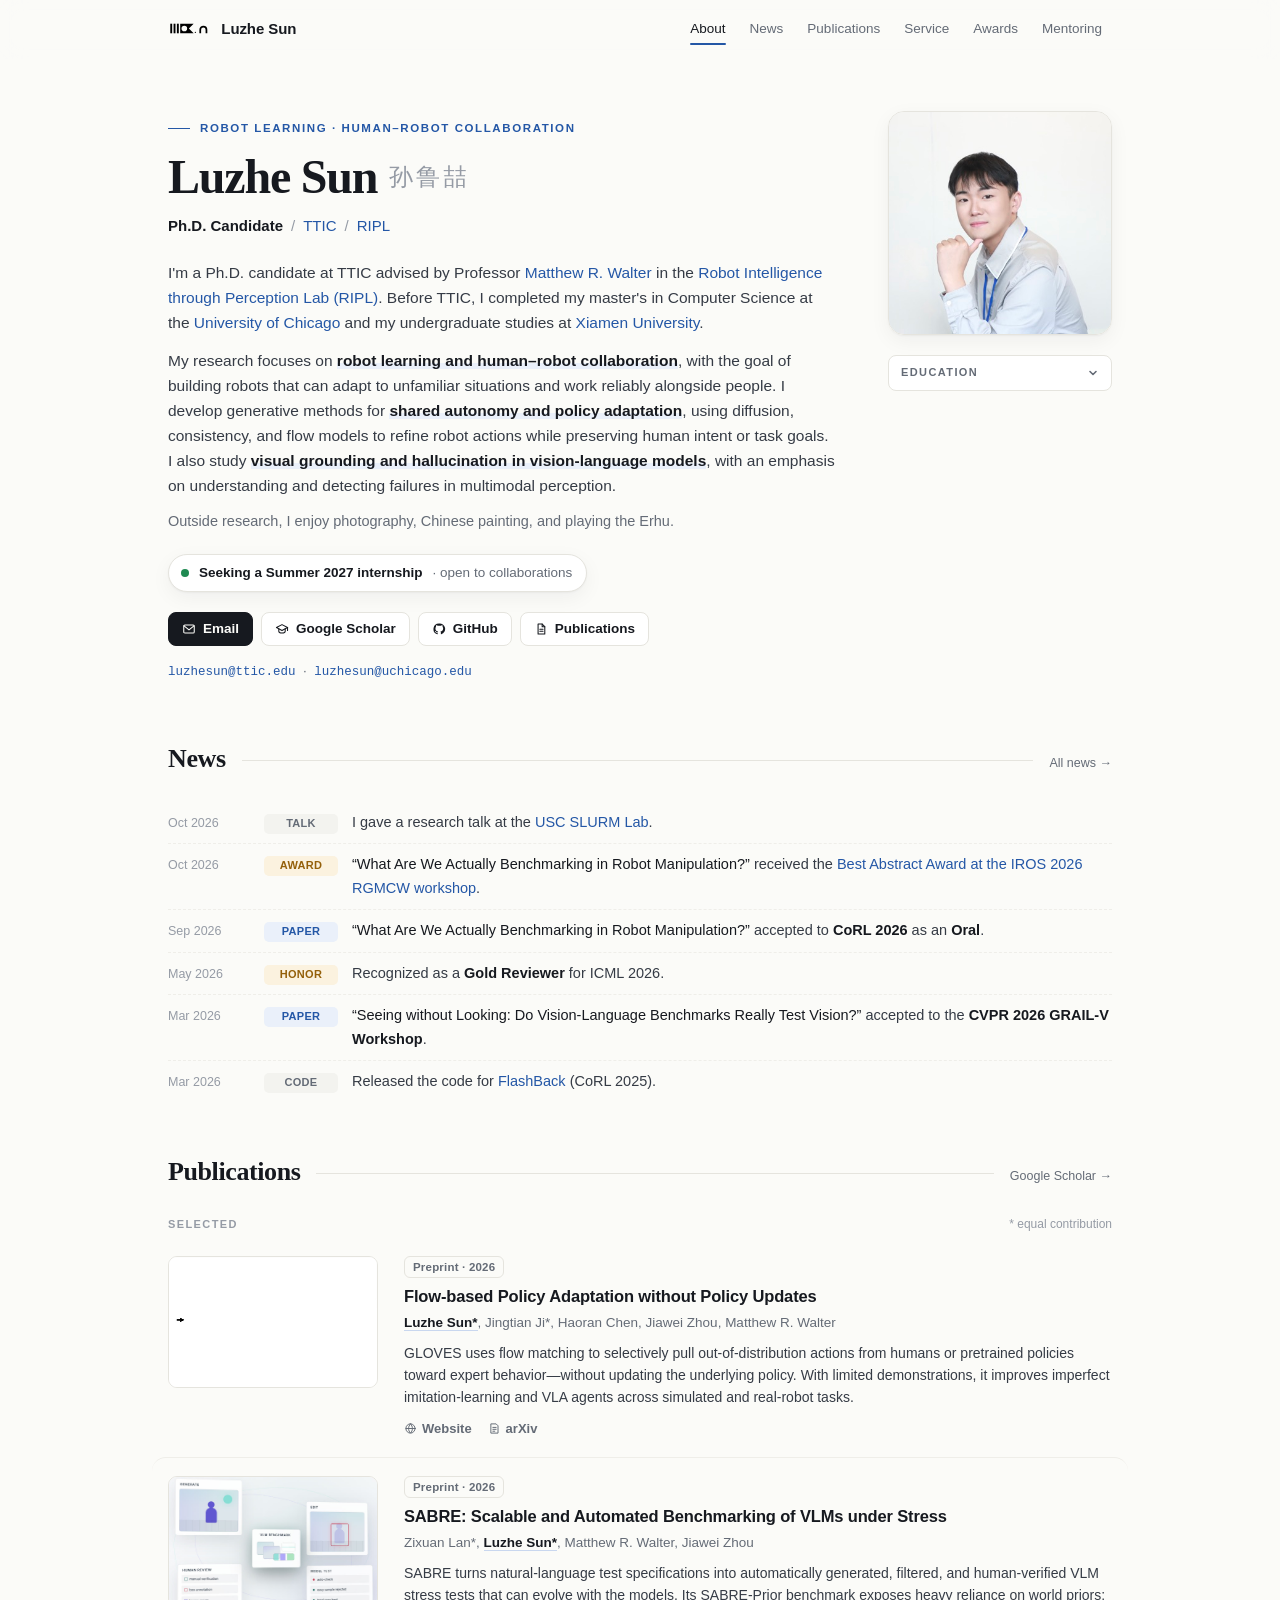
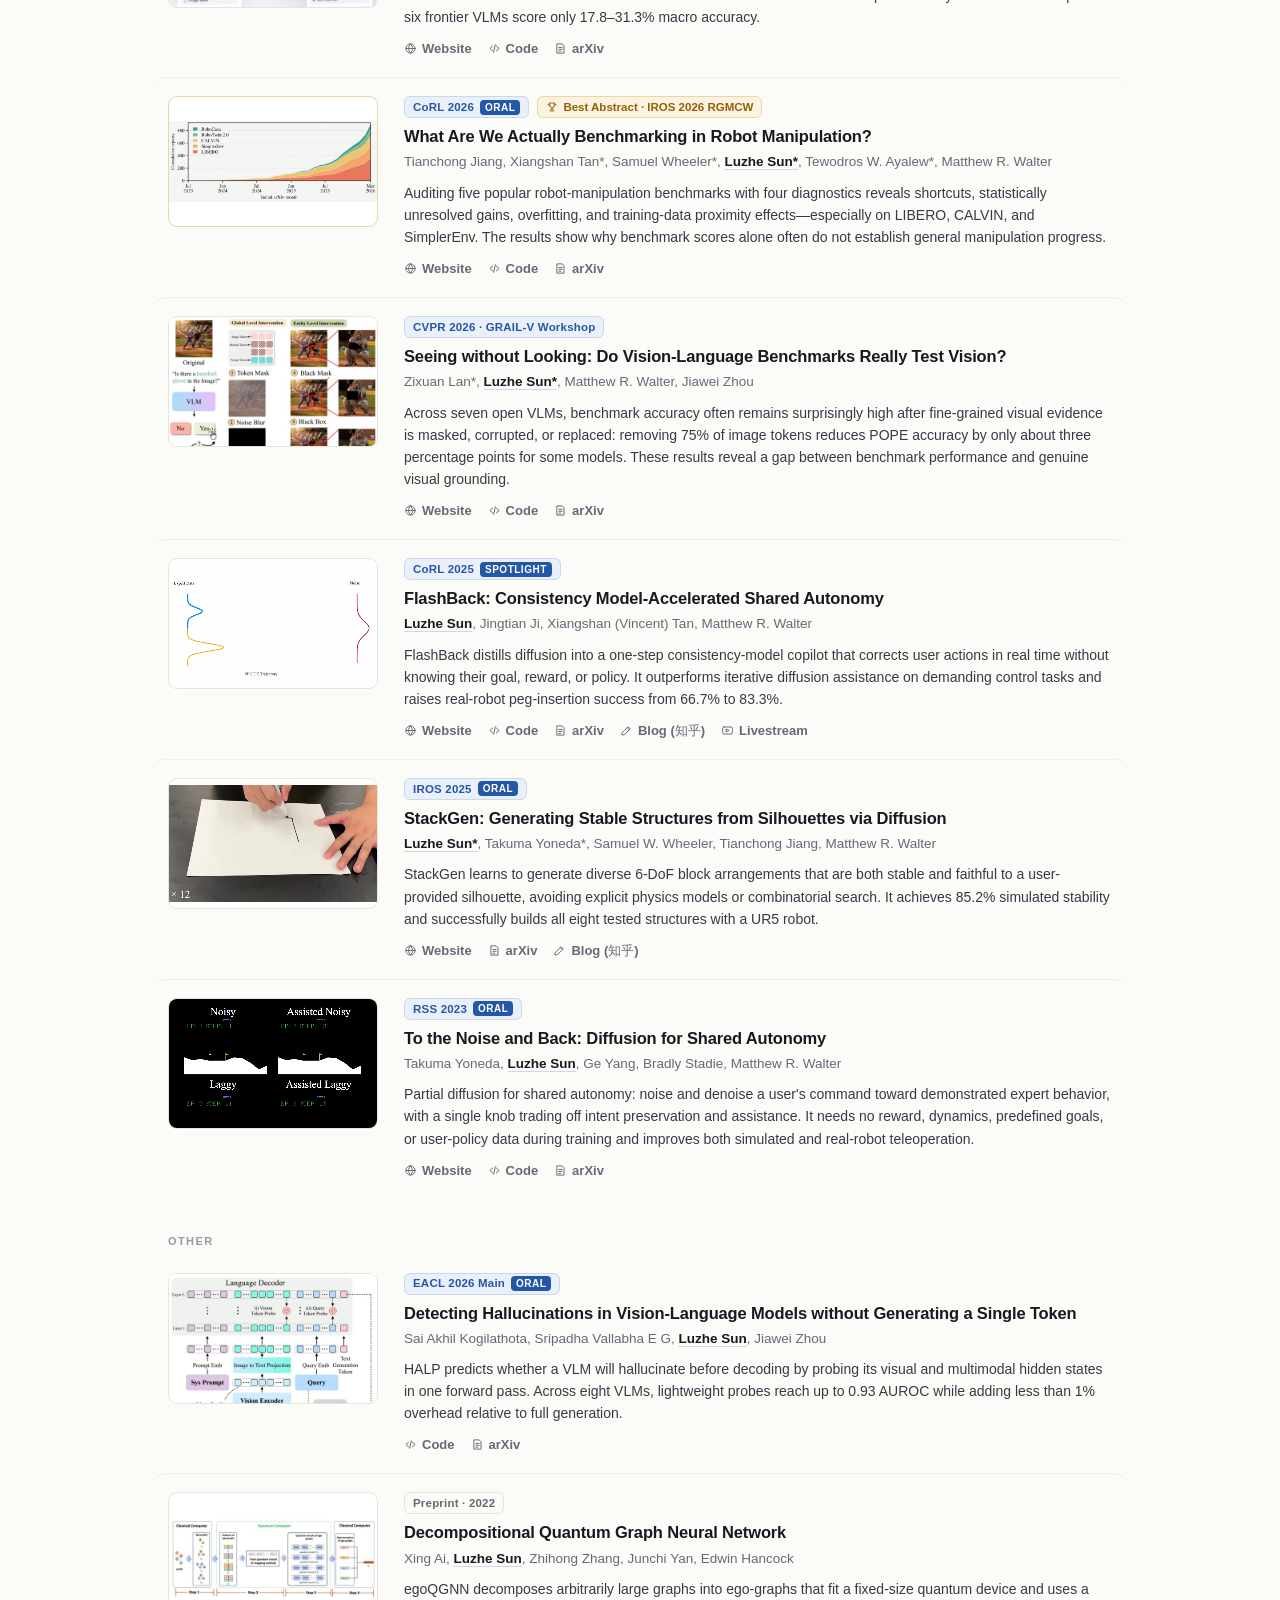
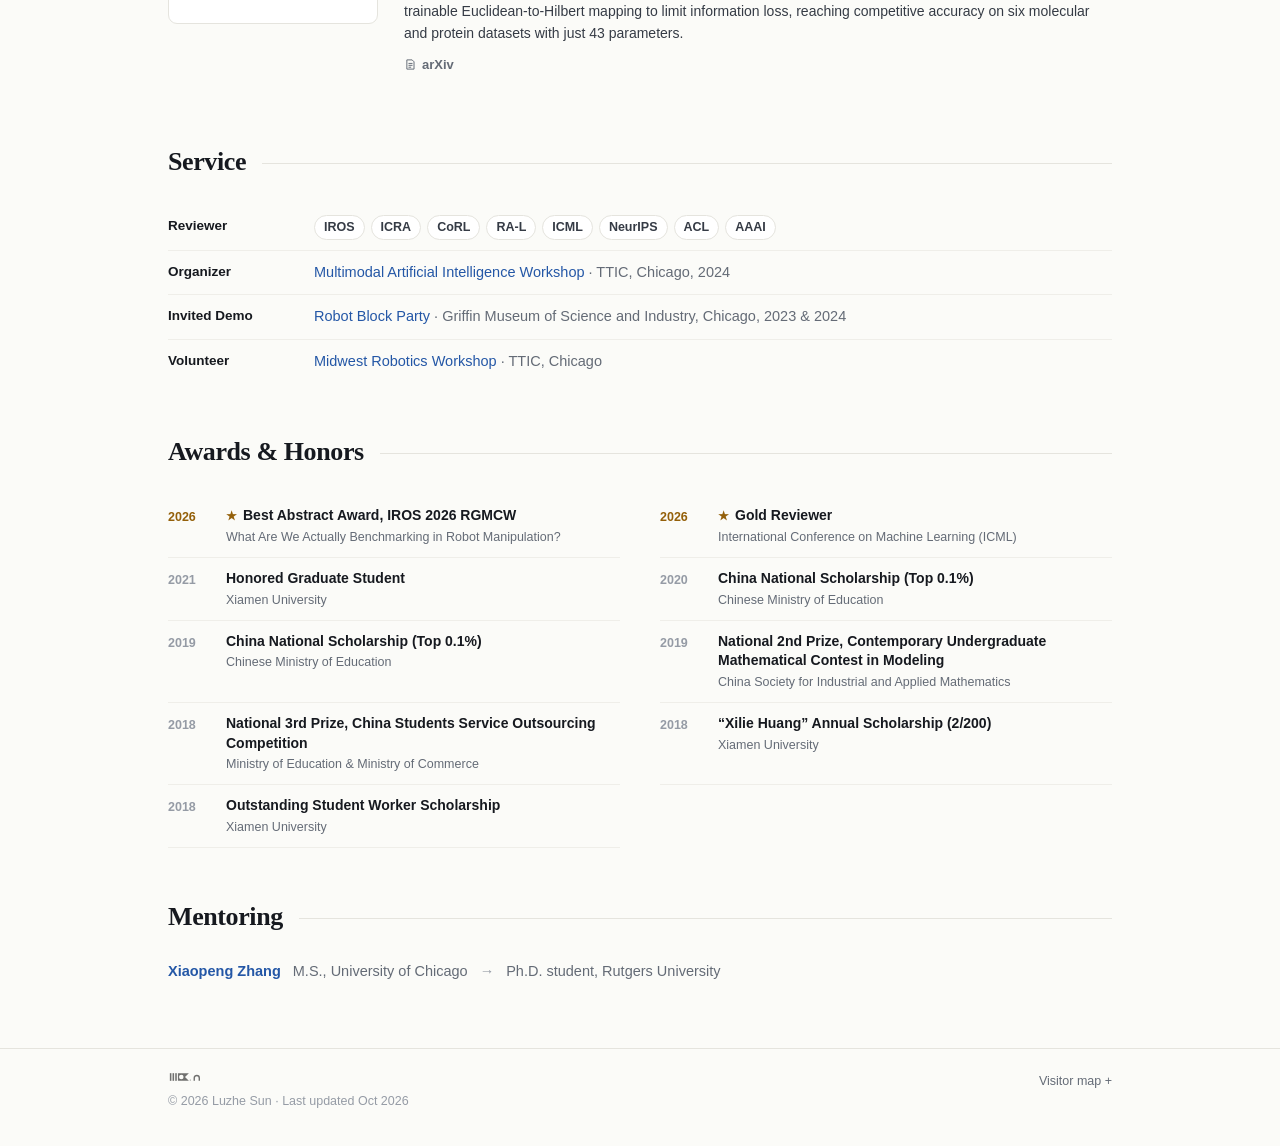
<file: index-10-16.html>
<!doctype html>
<html lang="en">

<head>
    <title>Luzhe Sun · 孙鲁喆 — TTIC</title>
    <meta charset="utf-8">
    <meta name="viewport" content="width=device-width, initial-scale=1">
    <meta name="color-scheme" content="light dark">
    <meta name="theme-color" content="#fbfbf8" media="(prefers-color-scheme: light)">
    <meta name="theme-color" content="#101217" media="(prefers-color-scheme: dark)">
    <meta name="description" content="Luzhe Sun, Ph.D. candidate at TTIC working on robot learning, shared autonomy, generative models, and vision-language grounding.">
    <link rel="icon" type="image/svg+xml" href="img/logo/Tllokn-positive-black.svg" media="(prefers-color-scheme: light)">
    <link rel="icon" type="image/svg+xml" href="img/logo/Tllokn-positive-white.svg" media="(prefers-color-scheme: dark)">
    <link rel="shortcut icon" type="image/svg+xml" href="img/logo/Tllokn-positive-black.svg">
    <link rel="preload" as="image" href="img/optimized/profile-360.jpg" fetchpriority="high">
    <style>
        /* ---------- Tokens (light default, dark follows system) ---------- */
        :root {
            --bg: #fbfbf8;
            --surface: #ffffff;
            --surface-2: #f3f3ef;
            --ink: #16191f;
            --text: #353b45;
            --muted: #646b76;
            --faint: #959ba5;
            --rule: #e5e4de;
            --rule-soft: #efeee9;
            --accent: #2457a6;
            --accent-hover: #163d7a;
            --accent-soft: #eaf0fa;
            --accent-line: #c9d7ef;
            --gold: #94600a;
            --gold-soft: #fbf2df;
            --gold-line: #ecd6a8;
            --green: #1f8a52;
            --thumb-bg: #ffffff;
            --shadow: 0 1px 2px rgba(20, 24, 31, .04), 0 6px 20px rgba(20, 24, 31, .05);
            --serif: "Source Serif 4", "Source Serif Pro", "Iowan Old Style", Charter, "Palatino Linotype", Georgia, "Songti SC", serif;
            --sans: -apple-system, BlinkMacSystemFont, "Inter", "Segoe UI", "Helvetica Neue", Arial, "PingFang SC", sans-serif;
            --mono: ui-monospace, "SF Mono", Menlo, Consolas, monospace;
            --radius: 10px;
            --max: 1000px;
        }

        @media (prefers-color-scheme: dark) {
            :root {
                --bg: #101217;
                --surface: #161920;
                --surface-2: #1c2029;
                --ink: #eef0f4;
                --text: #c9ced7;
                --muted: #98a0ad;
                --faint: #6d7582;
                --rule: #272b35;
                --rule-soft: #20242d;
                --accent: #8db6ff;
                --accent-hover: #b7d0ff;
                --accent-soft: rgba(141, 182, 255, .11);
                --accent-line: rgba(141, 182, 255, .28);
                --gold: #e7bd6a;
                --gold-soft: rgba(231, 189, 106, .11);
                --gold-line: rgba(231, 189, 106, .32);
                --green: #4fd08a;
                --thumb-bg: #e9eaed;
                --shadow: 0 1px 2px rgba(0, 0, 0, .3), 0 8px 24px rgba(0, 0, 0, .25);
            }
        }

        /* ---------- Base ---------- */
        *, *::before, *::after { box-sizing: border-box; }
        html { background: var(--bg); scroll-behavior: smooth; scroll-padding-top: 72px; -webkit-text-size-adjust: 100%; }
        body {
            margin: 0;
            background: var(--bg);
            color: var(--text);
            font-family: var(--sans);
            font-size: 15.5px;
            line-height: 1.62;
            -webkit-font-smoothing: antialiased;
            text-rendering: optimizeLegibility;
        }
        a { color: var(--accent); text-decoration: none; transition: color .15s ease; }
        a:hover { color: var(--accent-hover); text-decoration: underline; text-underline-offset: 3px; text-decoration-thickness: 1px; }
        b, strong { color: var(--ink); font-weight: 600; }
        img, video { display: block; max-width: 100%; }
        svg.i { width: 14px; height: 14px; flex: none; fill: none; stroke: currentColor; stroke-width: 1.8; stroke-linecap: round; stroke-linejoin: round; }
        svg.i.solid { fill: currentColor; stroke: none; }
        :focus-visible { outline: 2px solid var(--accent); outline-offset: 2px; border-radius: 4px; }
        .skip-link { position: absolute; left: -999px; top: 8px; z-index: 100; padding: 6px 10px; background: var(--surface); border: 1px solid var(--rule); }
        .skip-link:focus { left: 8px; }
        .wrap { max-width: var(--max); margin: 0 auto; padding: 0 28px; }

        /* ---------- Header ---------- */
        .site-header {
            position: sticky; top: 0; z-index: 30;
            background: color-mix(in srgb, var(--bg) 82%, transparent);
            -webkit-backdrop-filter: saturate(160%) blur(12px);
            backdrop-filter: saturate(160%) blur(12px);
            border-bottom: 1px solid transparent;
            transition: border-color .2s ease;
        }
        .site-header.scrolled { border-bottom-color: var(--rule); }
        .nav { display: flex; align-items: center; gap: 20px; height: 58px; }
        .brand { display: inline-flex; align-items: center; gap: 10px; color: var(--ink); font-weight: 650; font-size: 15px; letter-spacing: -.1px; }
        .brand:hover { color: var(--ink); text-decoration: none; }
        .brand img { height: 15px; width: auto; }
        .nav-links { display: flex; gap: 4px; margin-left: auto; }
        .nav-links a {
            position: relative; padding: 6px 10px; border-radius: 6px;
            color: var(--muted); font-size: 13.5px; font-weight: 500;
        }
        .nav-links a:hover { color: var(--ink); background: var(--surface-2); text-decoration: none; }
        .nav-links a.active { color: var(--ink); }
        .nav-links a.active::after {
            content: ""; position: absolute; left: 10px; right: 10px; bottom: 1px;
            height: 2px; border-radius: 2px; background: var(--accent);
        }
        .menu-button { display: none; margin-left: auto; width: 38px; height: 38px; padding: 0; border: 1px solid var(--rule); border-radius: 8px; background: var(--surface); color: var(--ink); cursor: pointer; }
        .menu-button span { display: block; width: 16px; height: 1.5px; margin: 4px auto; background: currentColor; border-radius: 1px; }

        /* ---------- Hero ---------- */
        .hero { display: grid; grid-template-columns: minmax(0, 1fr) 224px; gap: 52px; padding: 52px 0 16px; }
        .kicker {
            display: inline-flex; align-items: center; gap: 10px; margin: 0 0 14px;
            color: var(--accent); font-size: 11.5px; font-weight: 650; letter-spacing: 1.6px; text-transform: uppercase;
        }
        .kicker::before { content: ""; width: 22px; height: 1.5px; background: currentColor; }
        .hero h1 {
            margin: 0; color: var(--ink);
            font-family: var(--serif); font-size: clamp(36px, 5vw, 48px); font-weight: 600; line-height: 1.05; letter-spacing: -1.2px;
        }
        .hero h1 .zh { margin-left: 12px; color: var(--faint); font-family: "Songti SC", "STSong", "Noto Serif CJK SC", var(--serif); font-size: .5em; font-weight: 400; letter-spacing: 3px; vertical-align: .32em; }
        .role { margin: 12px 0 22px; color: var(--muted); font-size: 15px; }
        .role b { color: var(--ink); font-weight: 600; }
        .role .sep { margin: 0 8px; color: var(--faint); }
        .bio p { margin: 0 0 12px; }
        .bio .key { color: var(--ink); font-weight: 600; background: linear-gradient(transparent 62%, var(--accent-soft) 62%); }
        .bio .aside { color: var(--muted); font-size: 14.5px; }

        .status {
            display: inline-flex; align-items: center; gap: 10px; margin: 8px 0 20px; padding: 7px 14px 7px 12px;
            border: 1px solid var(--rule); border-radius: 999px; background: var(--surface);
            color: var(--ink); font-size: 13.5px; font-weight: 550; box-shadow: var(--shadow);
        }
        .status .dot { position: relative; width: 8px; height: 8px; border-radius: 50%; background: var(--green); }
        .status .dot::after { content: ""; position: absolute; inset: -4px; border-radius: 50%; border: 2px solid var(--green); opacity: 0; animation: ping 2.4s ease-out infinite; }
        .status .muted { color: var(--muted); font-weight: 400; }
        @keyframes ping { 0% { transform: scale(.5); opacity: .7; } 80%, 100% { transform: scale(1.5); opacity: 0; } }

        .links { display: flex; flex-wrap: wrap; gap: 8px; }
        .btn {
            display: inline-flex; align-items: center; gap: 7px; height: 34px; padding: 0 13px;
            border: 1px solid var(--rule); border-radius: 8px; background: var(--surface);
            color: var(--ink); font-size: 13.5px; font-weight: 550; transition: border-color .15s, background .15s, transform .15s;
        }
        .btn:hover { border-color: var(--accent-line); background: var(--accent-soft); color: var(--accent); text-decoration: none; transform: translateY(-1px); }
        .btn.primary { border-color: var(--ink); background: var(--ink); color: var(--bg); }
        .btn.primary:hover { border-color: var(--accent); background: var(--accent); color: #fff; }
        @media (prefers-color-scheme: dark) { .btn.primary:hover { color: #0b1220; } }
        .email-line { margin: 14px 0 0; color: var(--muted); font-size: 13.5px; }
        .email-line a { font-family: var(--mono); font-size: 12.5px; }

        .side .photo {
            width: 224px; height: 224px; object-fit: cover; border-radius: 16px;
            box-shadow: var(--shadow); border: 1px solid var(--rule);
        }
        .label, .edu-box summary {
            margin: 0 0 10px; color: var(--faint); font-size: 11px; font-weight: 650; letter-spacing: 1.4px; text-transform: uppercase;
        }
        .edu-box { margin-top: 20px; }
        .edu-box summary {
            display: flex; align-items: center; justify-content: space-between; margin: 0; padding: 8px 12px;
            border: 1px solid var(--rule); border-radius: 8px; background: var(--surface);
            color: var(--muted); cursor: pointer; list-style: none; user-select: none; transition: border-color .15s, color .15s;
        }
        .edu-box summary::-webkit-details-marker { display: none; }
        .edu-box summary:hover { border-color: var(--accent-line); color: var(--accent); }
        .edu-box .chev { width: 12px; height: 12px; fill: none; stroke: currentColor; stroke-width: 1.6; stroke-linecap: round; stroke-linejoin: round; transition: transform .2s ease; }
        .edu-box[open] summary { margin-bottom: 14px; }
        .edu-box[open] .chev { transform: rotate(180deg); }
        .edu { margin: 0; padding: 0; list-style: none; position: relative; }
        .edu::before { content: ""; position: absolute; left: 3.5px; top: 12px; bottom: 22px; width: 1px; background: var(--rule); }
        .edu li { position: relative; padding: 0 0 14px 20px; }
        .edu li::before { content: ""; position: absolute; left: 0; top: 7px; width: 8px; height: 8px; border-radius: 50%; background: var(--bg); border: 1.5px solid var(--faint); }
        .edu li:first-of-type::before { border-color: var(--accent); background: var(--accent); }
        .edu .deg { color: var(--ink); font-size: 13px; font-weight: 600; line-height: 1.35; }
        .edu .sch { color: var(--muted); font-size: 12.5px; line-height: 1.4; }
        .edu .yr { color: var(--faint); font-size: 11.5px; font-variant-numeric: tabular-nums; }

        /* ---------- Sections ---------- */
        .section { padding: 40px 0 8px; }
        .section-head { display: flex; align-items: baseline; gap: 16px; margin: 0 0 22px; }
        .section-head h2 { margin: 0; color: var(--ink); font-family: var(--serif); font-size: 26px; font-weight: 600; letter-spacing: -.4px; white-space: nowrap; }
        .section-head .line { flex: 1; height: 1px; background: var(--rule); transform: translateY(-6px); }
        .section-head .meta { color: var(--faint); font-size: 12.5px; white-space: nowrap; }
        .section-head .meta a { color: var(--muted); }
        .section-head .meta a:hover { color: var(--accent); }

        /* ---------- News ---------- */
        .news { margin: 0; padding: 0; list-style: none; }
        .news li { display: grid; grid-template-columns: 82px 74px minmax(0, 1fr); gap: 14px; align-items: baseline; padding: 9px 0; border-bottom: 1px dashed var(--rule-soft); }
        .news li:last-child { border-bottom: 0; }
        .news time { color: var(--faint); font-size: 12.5px; font-variant-numeric: tabular-nums; font-weight: 500; }
        .tag {
            display: inline-flex; justify-content: center; padding: 1px 8px; border-radius: 5px;
            background: var(--surface-2); color: var(--muted); font-size: 11px; font-weight: 650; letter-spacing: .3px; text-transform: uppercase; white-space: nowrap;
        }
        .tag.paper { background: var(--accent-soft); color: var(--accent); }
        .tag.award { background: var(--gold-soft); color: var(--gold); }
        .news .txt { font-size: 14.5px; }
        .news .txt em { font-style: normal; color: var(--ink); }

        /* ---------- Publications ---------- */
        .pub-group + .pub-group { margin-top: 34px; }
        .pub-group-head { display: flex; justify-content: space-between; align-items: baseline; margin-bottom: 4px; }
        .pub-group-head .label { margin: 0; }
        .pub-group-head .note { color: var(--faint); font-size: 12px; }
        .pub {
            display: grid; grid-template-columns: 210px minmax(0, 1fr); gap: 26px; align-items: start;
            margin: 0 -16px; padding: 18px 16px; border-radius: 14px; transition: background .2s ease;
        }
        .pub + .pub { border-top: 1px solid var(--rule-soft); }
        .pub:hover { background: var(--surface); box-shadow: var(--shadow); border-top-color: transparent; }
        .pub:hover + .pub { border-top-color: transparent; }
        .pub.featured .thumb { border-color: var(--gold-line); }
        .thumb {
            position: relative; display: grid; place-items: center; overflow: hidden;
            aspect-ratio: 16 / 10; border: 1px solid var(--rule); border-radius: 9px; background: var(--thumb-bg);
        }
        .thumb img, .thumb video { width: 100%; height: 100%; object-fit: contain; transition: transform .35s ease; }
        .pub:hover .thumb img, .pub:hover .thumb video { transform: scale(1.025); }
        @media (prefers-color-scheme: dark) { .thumb img, .thumb video { opacity: .94; } }
        .play {
            position: absolute; right: 7px; bottom: 7px; display: grid; place-items: center; width: 26px; height: 26px; padding: 0;
            border: 0; border-radius: 50%; background: rgba(15, 18, 24, .62); color: #fff; cursor: pointer; opacity: 0; transition: opacity .2s;
        }
        .thumb:hover .play, .play:focus-visible { opacity: 1; }
        @media (hover: none) { .play { opacity: .9; } }
        .play svg { width: 10px; height: 10px; }
        .play .pause-i { display: none; }
        .play[aria-pressed="true"] .play-i { display: none; }
        .play[aria-pressed="true"] .pause-i { display: block; }

        .venue-row { display: flex; flex-wrap: wrap; align-items: center; gap: 6px 8px; margin-bottom: 7px; }
        .venue {
            display: inline-flex; align-items: center; gap: 6px; height: 22px; padding: 0 8px;
            border: 1px solid var(--accent-line); border-radius: 6px; background: var(--accent-soft);
            color: var(--accent); font-size: 11.5px; font-weight: 700; letter-spacing: .2px;
        }
        a.venue:hover { text-decoration: none; color: var(--accent-hover); }
        .venue .hl { padding: 0 5px; border-radius: 4px; background: var(--accent); color: var(--surface); font-size: 10px; line-height: 15px; letter-spacing: .5px; text-transform: uppercase; }
        .venue.pre { border-color: var(--rule); background: transparent; color: var(--muted); font-weight: 600; }
        .badge-award {
            display: inline-flex; align-items: center; gap: 5px; height: 22px; padding: 0 8px;
            border: 1px solid var(--gold-line); border-radius: 6px; background: var(--gold-soft); color: var(--gold); font-size: 11.5px; font-weight: 650;
        }
        .badge-award:hover { color: var(--gold); text-decoration: none; filter: brightness(.95); }
        .badge-award svg { width: 12px; height: 12px; }
        .pub h3 { margin: 0 0 5px; font-size: 16.5px; font-weight: 650; line-height: 1.35; letter-spacing: -.15px; }
        .pub h3 a { color: var(--ink); }
        .pub h3 a:hover { color: var(--accent); }
        .authors { color: var(--muted); font-size: 13.5px; line-height: 1.5; }
        .authors b { color: var(--ink); font-weight: 650; border-bottom: 1.5px solid var(--accent-line); }
        .tldr { margin: 9px 0 10px; color: var(--text); font-size: 14px; line-height: 1.58; }
        .pub-links { display: flex; flex-wrap: wrap; gap: 4px 16px; }
        .pub-links a { display: inline-flex; align-items: center; gap: 5px; color: var(--muted); font-size: 13px; font-weight: 550; }
        .pub-links a:hover { color: var(--accent); text-decoration: none; }
        .pub-links svg.i { width: 13px; height: 13px; }

        /* ---------- Service / Awards / Mentoring ---------- */
        .rows { margin: 0; padding: 0; list-style: none; }
        .rows li { display: grid; grid-template-columns: 128px minmax(0, 1fr); gap: 18px; padding: 10px 0; border-bottom: 1px solid var(--rule-soft); font-size: 14.5px; }
        .rows li:last-child { border-bottom: 0; }
        .rows .k { color: var(--ink); font-weight: 600; font-size: 13.5px; }
        .rows .v { color: var(--text); }
        .rows .v .where { color: var(--muted); }
        .venues-inline { display: flex; flex-wrap: wrap; gap: 6px; }
        .venues-inline a { padding: 1px 9px; border: 1px solid var(--rule); border-radius: 999px; color: var(--text); font-size: 12.5px; font-weight: 550; background: var(--surface); }
        .venues-inline a:hover { border-color: var(--accent-line); color: var(--accent); text-decoration: none; }

        .awards { margin: 0; padding: 0; list-style: none; display: grid; grid-template-columns: repeat(2, minmax(0, 1fr)); column-gap: 40px; }
        .awards li { display: grid; grid-template-columns: 46px minmax(0, 1fr); gap: 12px; padding: 11px 0; border-bottom: 1px solid var(--rule-soft); }
        .awards .yr { color: var(--faint); font-size: 12.5px; font-weight: 600; font-variant-numeric: tabular-nums; padding-top: 1px; }
        .awards .t { color: var(--ink); font-size: 14px; font-weight: 600; line-height: 1.4; }
        .awards .t a { color: inherit; }
        .awards .t a:hover { color: var(--accent); }
        .awards .o { color: var(--muted); font-size: 12.5px; line-height: 1.45; margin-top: 2px; }
        .awards li.top .yr { color: var(--gold); }
        .awards li.top .t::before { content: "★"; margin-right: 6px; color: var(--gold); font-size: 12px; }

        .mentee { display: flex; flex-wrap: wrap; align-items: center; gap: 6px 12px; font-size: 14.5px; }
        .mentee .arrow { color: var(--faint); }
        .mentee .where { color: var(--muted); }

        /* hidden projects (kept for future use) */
        .project-grid { display: grid; grid-template-columns: repeat(2, minmax(0, 1fr)); gap: 20px; }
        .project-card { border: 1px solid var(--rule); border-radius: var(--radius); overflow: hidden; background: var(--surface); }
        .video-shell { display: grid; place-items: center; aspect-ratio: 16 / 9; background: var(--surface-2); }
        .video-shell iframe { width: 100%; height: 100%; border: 0; }
        .video-load { border: 1px solid var(--rule); border-radius: 8px; background: var(--surface); color: var(--accent); padding: 6px 12px; font: inherit; font-size: 13px; cursor: pointer; }
        .project-body { padding: 14px 16px 16px; }
        .project-title { margin: 0 0 6px; font-size: 15px; color: var(--ink); }
        .project-description { margin: 0 0 8px; color: var(--muted); font-size: 13.5px; }

        /* ---------- Footer ---------- */
        .footer { margin-top: 56px; border-top: 1px solid var(--rule); color: var(--faint); font-size: 12.5px; }
        .footer .wrap { display: flex; justify-content: space-between; align-items: flex-start; gap: 20px; padding-top: 22px; padding-bottom: 36px; }
        .footer img { height: 12px; width: auto; opacity: .55; margin-bottom: 8px; }
        .visitor-map { text-align: right; }
        .visitor-map summary { cursor: pointer; color: var(--muted); list-style: none; }
        .visitor-map summary::-webkit-details-marker { display: none; }
        .visitor-map summary::after { content: " +"; }
        .visitor-map[open] summary::after { content: " −"; }
        #visitors { margin-top: 10px; width: 150px; min-height: 100px; border-radius: 8px; overflow: hidden; }
        #visitors iframe { display: block; width: 150px; height: 100px; border: 0; }

        /* ---------- Responsive ---------- */
        @media (max-width: 860px) {
            .hero { grid-template-columns: minmax(0, 1fr) 180px; gap: 32px; padding-top: 40px; }
            .side .photo { width: 180px; height: 180px; }
            .pub { grid-template-columns: 170px minmax(0, 1fr); gap: 20px; }
            .awards { grid-template-columns: 1fr; }
        }
        @media (max-width: 720px) {
            .wrap { padding: 0 20px; }
            .menu-button { display: block; }
            .nav-links {
                display: none; position: absolute; top: 58px; left: 0; right: 0; padding: 8px 14px 14px;
                flex-direction: column; gap: 2px; background: var(--bg); border-bottom: 1px solid var(--rule); box-shadow: var(--shadow);
            }
            .nav-links.open { display: flex; }
            .nav-links a { padding: 10px 10px; font-size: 15px; }
            .nav-links a.active::after { display: none; }
            .nav-links a.active { background: var(--surface-2); }
            .hero { display: flex; flex-direction: column; gap: 0; padding: 28px 0 8px; }
            .side { display: contents; }
            .side .photo { order: -1; width: 92px; height: 92px; border-radius: 14px; margin-bottom: 22px; }
            .side > .edu-box { order: 1; margin-top: 22px; }
            .edu li { padding-bottom: 10px; }
            .hero h1 .zh { display: block; margin: 8px 0 0; font-size: 18px; vertical-align: 0; }
            .role .sep { margin: 0 5px; }
            .section { padding-top: 32px; }
            .section-head h2 { font-size: 23px; }
            .news li { grid-template-columns: 64px minmax(0, 1fr); gap: 4px 12px; }
            .news .tag { grid-column: 2; justify-self: start; }
            .news time { grid-row: 1 / span 2; }
            .news .txt { grid-column: 2; }
            .pub { grid-template-columns: 1fr; gap: 14px; margin: 0; padding: 18px 0; }
            .pub:hover { background: transparent; box-shadow: none; }
            .thumb { max-width: 420px; }
            .rows li { grid-template-columns: 1fr; gap: 4px; }
            .project-grid { grid-template-columns: 1fr; }
            .footer .wrap { flex-direction: column; }
            .visitor-map { text-align: left; }
        }
        @media (max-width: 520px) {
            .status { font-size: 13px; }
            .status .muted { display: none; }
            .btn { height: 32px; padding: 0 11px; font-size: 13px; }
        }
        @media (prefers-reduced-motion: reduce) {
            html { scroll-behavior: auto; }
            *, *::before, *::after { animation: none !important; transition: none !important; }
        }
    </style>
</head>

<body>
    <!-- Icon sprite -->
    <svg width="0" height="0" style="position:absolute" aria-hidden="true">
        <symbol id="i-mail" viewBox="0 0 24 24"><rect x="3" y="5" width="18" height="14" rx="2"/><path d="m3.5 6.5 8.5 7 8.5-7"/></symbol>
        <symbol id="i-scholar" viewBox="0 0 24 24"><path d="M2.5 9.5 12 4.5l9.5 5-9.5 5z"/><path d="M6.5 11.8V16c0 1.5 2.5 3 5.5 3s5.5-1.5 5.5-3v-4.2"/><path d="M21.5 9.5v5"/></symbol>
        <symbol id="i-github" viewBox="0 0 24 24"><path d="M12 2.5A9.5 9.5 0 0 0 9 21c.5.1.7-.2.7-.5v-1.9c-2.8.6-3.4-1.1-3.4-1.1-.5-1.1-1.1-1.4-1.1-1.4-.9-.6.1-.6.1-.6 1 .1 1.6 1.1 1.6 1.1.9 1.5 2.4 1.1 2.9.8.1-.7.4-1.1.7-1.4-2.2-.3-4.6-1.1-4.6-5A3.9 3.9 0 0 1 7 8.3c-.1-.3-.5-1.3.1-2.7 0 0 .9-.3 2.8 1a9.7 9.7 0 0 1 5.2 0c2-1.3 2.8-1 2.8-1 .6 1.4.2 2.4.1 2.7a3.9 3.9 0 0 1 1.1 2.8c0 3.8-2.3 4.7-4.6 5 .4.3.7 1 .7 2v2.4c0 .3.2.6.7.5A9.5 9.5 0 0 0 12 2.5z"/></symbol>
        <symbol id="i-doc" viewBox="0 0 24 24"><path d="M7 3.5h7l4.5 4.5v12.5H7z"/><path d="M14 3.5V8h4.5M10 12.5h5.5M10 16h5.5"/></symbol>
        <symbol id="i-globe" viewBox="0 0 24 24"><circle cx="12" cy="12" r="8.5"/><path d="M3.5 12h17M12 3.5c2.4 2.4 3.5 5.3 3.5 8.5s-1.1 6.1-3.5 8.5c-2.4-2.4-3.5-5.3-3.5-8.5s1.1-6.1 3.5-8.5z"/></symbol>
        <symbol id="i-code" viewBox="0 0 24 24"><path d="m8.5 7.5-5 4.5 5 4.5M15.5 7.5l5 4.5-5 4.5M13.5 5l-3 14"/></symbol>
        <symbol id="i-paper" viewBox="0 0 24 24"><path d="M6 3.5h9l3.5 3.5v13.5H6z"/><path d="M9 10h6M9 13.5h6M9 17h3.5"/></symbol>
        <symbol id="i-pen" viewBox="0 0 24 24"><path d="M4 20h4L19 9l-4-4L4 16z"/><path d="m13.5 6.5 4 4"/></symbol>
        <symbol id="i-live" viewBox="0 0 24 24"><rect x="3" y="5.5" width="18" height="13" rx="2.5"/><path d="m10 9.5 5 2.5-5 2.5z"/></symbol>
        <symbol id="i-trophy" viewBox="0 0 24 24"><path d="M7.5 4h9v5a4.5 4.5 0 0 1-9 0z"/><path d="M7.5 6H4.5a3 3 0 0 0 3 4M16.5 6h3a3 3 0 0 1-3 4M12 13.5V17M8.5 20h7M9.5 17h5"/></symbol>
    </svg>

    <a class="skip-link" href="#main">Skip to content</a>

    <header class="site-header" id="siteHeader">
        <div class="wrap nav">
            <a href="#overview" class="brand" aria-label="Luzhe Sun — home">
                <picture>
                    <source srcset="img/logo/Tllokn-positive-white.svg" media="(prefers-color-scheme: dark)">
                    <img src="img/logo/Tllokn-positive-black.svg" alt="" width="43" height="15">
                </picture>
                <span>Luzhe Sun</span>
            </a>
            <button class="menu-button" id="menuButton" type="button" aria-label="Toggle navigation" aria-controls="siteNav" aria-expanded="false">
                <span></span><span></span><span></span>
            </button>
            <nav class="nav-links" id="siteNav" aria-label="Primary">
                <a href="#overview">About</a>
                <a href="#news">News</a>
                <a href="#publications">Publications</a>
                <a href="#service">Service</a>
                <a href="#awards">Awards</a>
                <a href="#mentoring">Mentoring</a>
            </nav>
        </div>
    </header>

    <main id="main" class="wrap">
        <!-- ================= HERO ================= -->
        <section class="hero" id="overview">
            <div class="intro">
                <p class="kicker">Robot Learning · Human–Robot Collaboration</p>
                <h1>Luzhe Sun<span class="zh" lang="zh">孙鲁喆</span></h1>
                <p class="role"><b>Ph.D. Candidate</b><span class="sep">/</span><a href="https://www.ttic.edu/">TTIC</a><span class="sep">/</span><a href="https://ttic.edu/ripl/">RIPL</a></p>

                <div class="bio">
                    <p>
                        I'm a Ph.D. candidate at TTIC advised by Professor <a href="https://home.ttic.edu/~mwalter/">Matthew R. Walter</a> in the <a href="https://ttic.edu/ripl/">Robot Intelligence through Perception Lab (RIPL)</a>.
                        Before TTIC, I completed my master's in Computer Science at the <a href="https://masters.cs.uchicago.edu/">University of Chicago</a> and my undergraduate studies at <a href="https://informatics.xmu.edu.cn/en/index.htm">Xiamen University</a>.
                    </p>
                    <p>
                        My research focuses on <span class="key">robot learning and human–robot collaboration</span>, with the goal of building robots that can adapt to unfamiliar situations and work reliably alongside people.
                        I develop generative methods for <span class="key">shared autonomy and policy adaptation</span>, using diffusion, consistency, and flow models to refine robot actions while preserving human intent or task goals.
                        I also study <span class="key">visual grounding and hallucination in vision-language models</span>, with an emphasis on understanding and detecting failures in multimodal perception.
                    </p>
                    <p class="aside">Outside research, I enjoy photography, Chinese painting, and playing the Erhu.</p>
                </div>

                <div class="status"><span class="dot" aria-hidden="true"></span>Seeking a Summer 2027 internship <span class="muted">· open to collaborations</span></div>

                <div class="links">
                    <a class="btn primary" href="mailto:luzhesun@ttic.edu"><svg class="i"><use href="#i-mail"/></svg>Email</a>
                    <a class="btn" href="https://scholar.google.com/citations?hl=en&amp;user=UH_AxUQAAAAJ" target="_blank" rel="noopener"><svg class="i"><use href="#i-scholar"/></svg>Google Scholar</a>
                    <a class="btn" href="https://github.com/Tllokn" target="_blank" rel="noopener"><svg class="i solid"><use href="#i-github"/></svg>GitHub</a>
                    <a class="btn" href="#publications"><svg class="i"><use href="#i-doc"/></svg>Publications</a>
                </div>
                <p class="email-line"><a href="mailto:luzhesun@ttic.edu">luzhesun@ttic.edu</a> &nbsp;·&nbsp; <a href="mailto:luzhesun@uchicago.edu">luzhesun@uchicago.edu</a></p>
            </div>

            <aside class="side">
                <img src="img/optimized/profile-360.jpg" alt="Portrait of Luzhe Sun" class="photo" width="224" height="224" decoding="async" fetchpriority="high">
                <details class="edu-box">
                    <summary><span>Education</span><svg class="chev" viewBox="0 0 12 12" aria-hidden="true"><path d="M3 4.5 6 7.5 9 4.5"/></svg></summary>
                    <ul class="edu">
                        <li>
                            <div class="deg">Ph.D., Computer Science</div>
                            <div class="sch">Toyota Technological Institute at Chicago</div>
                            <div class="yr">2023 – Present</div>
                        </li>
                        <li>
                            <div class="deg">M.S., Computer Science</div>
                            <div class="sch">University of Chicago</div>
                            <div class="yr">2021 – 2023</div>
                        </li>
                        <li>
                            <div class="deg">B.Eng., Information Science</div>
                            <div class="sch">Xiamen University · with Honors</div>
                            <div class="yr">2017 – 2021</div>
                        </li>
                    </ul>
                </details>
            </aside>
        </section>

        <!-- ================= NEWS ================= -->
        <section class="section" id="news">
            <div class="section-head">
                <h2>News</h2><span class="line"></span><span class="meta"><a href="news.html">All news →</a></span>
            </div>
            <ul class="news">
                <li>
                    <time>Oct 2026</time><span class="tag">Talk</span>
                    <div class="txt">I gave a research talk at the <a href="https://slurm-lab-usc.github.io/">USC SLURM Lab</a>.</div>
                </li>
                <li>
                    <time>Oct 2026</time><span class="tag award">Award</span>
                    <div class="txt"><em>“What Are We Actually Benchmarking in Robot Manipulation?”</em> received the <a href="https://sites.google.com/view/rgmcw2026">Best Abstract Award at the IROS 2026 RGMCW workshop</a>.</div>
                </li>
                <li>
                    <time>Sep 2026</time><span class="tag paper">Paper</span>
                    <div class="txt"><em>“What Are We Actually Benchmarking in Robot Manipulation?”</em> accepted to <b>CoRL 2026</b> as an <b>Oral</b>.</div>
                </li>
                <li>
                    <time>May 2026</time><span class="tag award">Honor</span>
                    <div class="txt">Recognized as a <b>Gold Reviewer</b> for ICML 2026.</div>
                </li>
                <li>
                    <time>Mar 2026</time><span class="tag paper">Paper</span>
                    <div class="txt"><em>“Seeing without Looking: Do Vision-Language Benchmarks Really Test Vision?”</em> accepted to the <b>CVPR 2026 GRAIL-V Workshop</b>.</div>
                </li>
                <li>
                    <time>Mar 2026</time><span class="tag">Code</span>
                    <div class="txt">Released the code for <a href="https://github.com/ripl/FlashBackSharedAutonomy">FlashBack</a> (CoRL 2025).</div>
                </li>
            </ul>
        </section>

        <!-- ================= PUBLICATIONS ================= -->
        <section class="section" id="publications">
            <div class="section-head">
                <h2>Publications</h2><span class="line"></span><span class="meta"><a href="https://scholar.google.com/citations?hl=en&amp;user=UH_AxUQAAAAJ" target="_blank" rel="noopener">Google Scholar →</a></span>
            </div>

            <div class="pub-group">
                <div class="pub-group-head"><h3 class="label">Selected</h3><span class="note">* equal contribution</span></div>

                <article class="pub">
                    <div class="thumb">
                        <video autoplay muted loop playsinline preload="metadata" poster="img/optimized/2026-flow-based-policy-adaptation.jpg" aria-label="GLOVES video preview">
                            <source src="video/2026-flow-based-policy-adaptation.webm" type="video/webm">
                        </video>
                        <button class="play" type="button" aria-pressed="false"><svg class="play-i" viewBox="0 0 12 12"><path d="M3 1.5 10 6 3 10.5z" fill="currentColor"/></svg><svg class="pause-i" viewBox="0 0 12 12"><path d="M3.5 2v8M8.5 2v8" stroke="currentColor" stroke-width="2"/></svg></button>
                    </div>
                    <div>
                        <div class="venue-row"><span class="venue pre">Preprint · 2026</span></div>
                        <h3><a href="https://arxiv.org/abs/2606.06461">Flow-based Policy Adaptation without Policy Updates</a></h3>
                        <div class="authors"><b>Luzhe Sun*</b>, Jingtian Ji*, Haoran Chen, Jiawei Zhou, Matthew R. Walter</div>
                        <p class="tldr">GLOVES uses flow matching to selectively pull out-of-distribution actions from humans or pretrained policies toward expert behavior—without updating the underlying policy. With limited demonstrations, it improves imperfect imitation-learning and VLA agents across simulated and real-robot tasks.</p>
                        <div class="pub-links">
                            <a href="https://ripl.github.io/GLOVES_web/"><svg class="i"><use href="#i-globe"/></svg>Website</a>
                            <a href="https://arxiv.org/abs/2606.06461"><svg class="i"><use href="#i-paper"/></svg>arXiv</a>
                        </div>
                    </div>
                </article>

                <article class="pub">
                    <div class="thumb"><img src="img/optimized/2026-sabre.jpg" alt="SABRE VLM benchmarking pipeline" loading="lazy" decoding="async"></div>
                    <div>
                        <div class="venue-row"><span class="venue pre">Preprint · 2026</span></div>
                        <h3><a href="https://arxiv.org/abs/2608.07435">SABRE: Scalable and Automated Benchmarking of VLMs under Stress</a></h3>
                        <div class="authors">Zixuan Lan*, <b>Luzhe Sun*</b>, Matthew R. Walter, Jiawei Zhou</div>
                        <p class="tldr">SABRE turns natural-language test specifications into automatically generated, filtered, and human-verified VLM stress tests that can evolve with the models. Its SABRE-Prior benchmark exposes heavy reliance on world priors: six frontier VLMs score only 17.8–31.3% macro accuracy.</p>
                        <div class="pub-links">
                            <a href="https://zesearch.github.io/vlm-SABRE/"><svg class="i"><use href="#i-globe"/></svg>Website</a>
                            <a href="https://github.com/Zesearch/vlm-SABRE"><svg class="i"><use href="#i-code"/></svg>Code</a>
                            <a href="https://arxiv.org/abs/2608.07435"><svg class="i"><use href="#i-paper"/></svg>arXiv</a>
                        </div>
                    </div>
                </article>

                <article class="pub featured">
                    <div class="thumb"><img src="img/optimized/2026-what-are-we-actually-benchmarking.jpg" alt="Robot manipulation benchmark audit chart" loading="lazy" decoding="async"></div>
                    <div>
                        <div class="venue-row">
                            <a class="venue" href="https://www.corl.org/">CoRL 2026 <span class="hl">Oral</span></a>
                            <a class="badge-award" href="https://sites.google.com/view/rgmcw2026"><svg class="i"><use href="#i-trophy"/></svg>Best Abstract · IROS 2026 RGMCW</a>
                        </div>
                        <h3><a href="https://arxiv.org/abs/2606.04233">What Are We Actually Benchmarking in Robot Manipulation?</a></h3>
                        <div class="authors">Tianchong Jiang, Xiangshan Tan*, Samuel Wheeler*, <b>Luzhe Sun*</b>, Tewodros W. Ayalew*, Matthew R. Walter</div>
                        <p class="tldr">Auditing five popular robot-manipulation benchmarks with four diagnostics reveals shortcuts, statistically unresolved gains, overfitting, and training-data proximity effects—especially on LIBERO, CALVIN, and SimplerEnv. The results show why benchmark scores alone often do not establish general manipulation progress.</p>
                        <div class="pub-links">
                            <a href="https://ripl.github.io/manipulation_benchmark_audit/"><svg class="i"><use href="#i-globe"/></svg>Website</a>
                            <a href="https://github.com/ripl/ManipulationBenchmarkAudit"><svg class="i"><use href="#i-code"/></svg>Code</a>
                            <a href="https://arxiv.org/abs/2606.04233"><svg class="i"><use href="#i-paper"/></svg>arXiv</a>
                        </div>
                    </div>
                </article>

                <article class="pub">
                    <div class="thumb"><img src="img/optimized/2026-seeing-without-looking.jpg" alt="Seeing without Looking paper figure" loading="lazy" decoding="async"></div>
                    <div>
                        <div class="venue-row"><a class="venue" href="https://openreview.net/forum?id=BBnoQFzIQi">CVPR 2026 · GRAIL-V Workshop</a></div>
                        <h3><a href="https://arxiv.org/abs/2605.22903">Seeing without Looking: Do Vision-Language Benchmarks Really Test Vision?</a></h3>
                        <div class="authors">Zixuan Lan*, <b>Luzhe Sun*</b>, Matthew R. Walter, Jiawei Zhou</div>
                        <p class="tldr">Across seven open VLMs, benchmark accuracy often remains surprisingly high after fine-grained visual evidence is masked, corrupted, or replaced: removing 75% of image tokens reduces POPE accuracy by only about three percentage points for some models. These results reveal a gap between benchmark performance and genuine visual grounding.</p>
                        <div class="pub-links">
                            <a href="https://zesearch.github.io/vlm-seeing-without-looking/"><svg class="i"><use href="#i-globe"/></svg>Website</a>
                            <a href="https://github.com/Zesearch/vlm-seeing-without-looking"><svg class="i"><use href="#i-code"/></svg>Code</a>
                            <a href="https://arxiv.org/abs/2605.22903"><svg class="i"><use href="#i-paper"/></svg>arXiv</a>
                        </div>
                    </div>
                </article>

                <article class="pub">
                    <div class="thumb">
                        <video autoplay muted loop playsinline preload="metadata" poster="img/optimized/2025-flashback.jpg" aria-label="FlashBack video preview">
                            <source src="video/2025-flashback.webm" type="video/webm">
                        </video>
                        <button class="play" type="button" aria-pressed="false"><svg class="play-i" viewBox="0 0 12 12"><path d="M3 1.5 10 6 3 10.5z" fill="currentColor"/></svg><svg class="pause-i" viewBox="0 0 12 12"><path d="M3.5 2v8M8.5 2v8" stroke="currentColor" stroke-width="2"/></svg></button>
                    </div>
                    <div>
                        <div class="venue-row"><a class="venue" href="https://openreview.net/forum?id=zk4fRmHF0Q">CoRL 2025 <span class="hl">Spotlight</span></a></div>
                        <h3><a href="https://arxiv.org/abs/2505.16892">FlashBack: Consistency Model-Accelerated Shared Autonomy</a></h3>
                        <div class="authors"><b>Luzhe Sun</b>, Jingtian Ji, Xiangshan (Vincent) Tan, Matthew R. Walter</div>
                        <p class="tldr">FlashBack distills diffusion into a one-step consistency-model copilot that corrects user actions in real time without knowing their goal, reward, or policy. It outperforms iterative diffusion assistance on demanding control tasks and raises real-robot peg-insertion success from 66.7% to 83.3%.</p>
                        <div class="pub-links">
                            <a href="https://ripl.github.io/CSA-website/"><svg class="i"><use href="#i-globe"/></svg>Website</a>
                            <a href="https://github.com/ripl/FlashBackSharedAutonomy"><svg class="i"><use href="#i-code"/></svg>Code</a>
                            <a href="https://arxiv.org/abs/2505.16892"><svg class="i"><use href="#i-paper"/></svg>arXiv</a>
                            <a href="https://zhuanlan.zhihu.com/p/1952228115234414777"><svg class="i"><use href="#i-pen"/></svg>Blog (知乎)</a>
                            <a href="https://www.bilibili.com/video/BV1dqWSzCEZQ?t=4.1"><svg class="i"><use href="#i-live"/></svg>Livestream</a>
                        </div>
                    </div>
                </article>

                <article class="pub">
                    <div class="thumb">
                        <video autoplay muted loop playsinline preload="metadata" poster="img/optimized/2025-stackgen.jpg" aria-label="StackGen video preview">
                            <source src="video/2025-stackgen.webm" type="video/webm">
                        </video>
                        <button class="play" type="button" aria-pressed="false"><svg class="play-i" viewBox="0 0 12 12"><path d="M3 1.5 10 6 3 10.5z" fill="currentColor"/></svg><svg class="pause-i" viewBox="0 0 12 12"><path d="M3.5 2v8M8.5 2v8" stroke="currentColor" stroke-width="2"/></svg></button>
                    </div>
                    <div>
                        <div class="venue-row"><a class="venue" href="https://doi.org/10.1109/IROS60139.2025.11247239">IROS 2025 <span class="hl">Oral</span></a></div>
                        <h3><a href="https://arxiv.org/abs/2409.18098">StackGen: Generating Stable Structures from Silhouettes via Diffusion</a></h3>
                        <div class="authors"><b>Luzhe Sun*</b>, Takuma Yoneda*, Samuel W. Wheeler, Tianchong Jiang, Matthew R. Walter</div>
                        <p class="tldr">StackGen learns to generate diverse 6-DoF block arrangements that are both stable and faithful to a user-provided silhouette, avoiding explicit physics models or combinatorial search. It achieves 85.2% simulated stability and successfully builds all eight tested structures with a UR5 robot.</p>
                        <div class="pub-links">
                            <a href="https://ripl.github.io/StackGen/"><svg class="i"><use href="#i-globe"/></svg>Website</a>
                            <a href="https://arxiv.org/abs/2409.18098"><svg class="i"><use href="#i-paper"/></svg>arXiv</a>
                            <a href="https://zhuanlan.zhihu.com/p/1946751889225024585"><svg class="i"><use href="#i-pen"/></svg>Blog (知乎)</a>
                        </div>
                    </div>
                </article>

                <article class="pub">
                    <div class="thumb">
                        <video autoplay muted loop playsinline preload="metadata" poster="img/optimized/2023-to-the-noise-and-back.jpg" aria-label="To the Noise and Back video preview">
                            <source src="video/2023-to-the-noise-and-back.webm" type="video/webm">
                        </video>
                        <button class="play" type="button" aria-pressed="false"><svg class="play-i" viewBox="0 0 12 12"><path d="M3 1.5 10 6 3 10.5z" fill="currentColor"/></svg><svg class="pause-i" viewBox="0 0 12 12"><path d="M3.5 2v8M8.5 2v8" stroke="currentColor" stroke-width="2"/></svg></button>
                    </div>
                    <div>
                        <div class="venue-row"><a class="venue" href="https://roboticsconference.org/2023/program/papers/014/">RSS 2023 <span class="hl">Oral</span></a></div>
                        <h3><a href="https://arxiv.org/abs/2302.12244">To the Noise and Back: Diffusion for Shared Autonomy</a></h3>
                        <div class="authors">Takuma Yoneda, <b>Luzhe Sun</b>, Ge Yang, Bradly Stadie, Matthew R. Walter</div>
                        <p class="tldr">Partial diffusion for shared autonomy: noise and denoise a user's command toward demonstrated expert behavior, with a single knob trading off intent preservation and assistance. It needs no reward, dynamics, predefined goals, or user-policy data during training and improves both simulated and real-robot teleoperation.</p>
                        <div class="pub-links">
                            <a href="https://diffusion-for-shared-autonomy.github.io/"><svg class="i"><use href="#i-globe"/></svg>Website</a>
                            <a href="https://github.com/ripl/diffusion-for-shared-autonomy"><svg class="i"><use href="#i-code"/></svg>Code</a>
                            <a href="https://arxiv.org/abs/2302.12244"><svg class="i"><use href="#i-paper"/></svg>arXiv</a>
                        </div>
                    </div>
                </article>
            </div>

            <div class="pub-group">
                <div class="pub-group-head"><h3 class="label">Other</h3></div>

                <article class="pub">
                    <div class="thumb"><img src="img/optimized/2026-detecting-hallucinations.jpg" alt="HALP paper figure" loading="lazy" decoding="async"></div>
                    <div>
                        <div class="venue-row"><a class="venue" href="https://aclanthology.org/2026.eacl-long.287/">EACL 2026 Main <span class="hl">Oral</span></a></div>
                        <h3><a href="https://arxiv.org/abs/2603.05465">Detecting Hallucinations in Vision-Language Models without Generating a Single Token</a></h3>
                        <div class="authors">Sai Akhil Kogilathota, Sripadha Vallabha E G, <b>Luzhe Sun</b>, Jiawei Zhou</div>
                        <p class="tldr">HALP predicts whether a VLM will hallucinate before decoding by probing its visual and multimodal hidden states in one forward pass. Across eight VLMs, lightweight probes reach up to 0.93 AUROC while adding less than 1% overhead relative to full generation.</p>
                        <div class="pub-links">
                            <a href="https://github.com/Zesearch/HALP"><svg class="i"><use href="#i-code"/></svg>Code</a>
                            <a href="https://arxiv.org/abs/2603.05465"><svg class="i"><use href="#i-paper"/></svg>arXiv</a>
                        </div>
                    </div>
                </article>

                <article class="pub">
                    <div class="thumb"><img src="img/optimized/2022-decompositional-quantum-gnn.jpg" alt="egoQGNN paper figure" loading="lazy" decoding="async"></div>
                    <div>
                        <div class="venue-row"><span class="venue pre">Preprint · 2022</span></div>
                        <h3><a href="https://arxiv.org/abs/2201.05158">Decompositional Quantum Graph Neural Network</a></h3>
                        <div class="authors">Xing Ai, <b>Luzhe Sun</b>, Zhihong Zhang, Junchi Yan, Edwin Hancock</div>
                        <p class="tldr">egoQGNN decomposes arbitrarily large graphs into ego-graphs that fit a fixed-size quantum device and uses a trainable Euclidean-to-Hilbert mapping to limit information loss, reaching competitive accuracy on six molecular and protein datasets with just 43 parameters.</p>
                        <div class="pub-links">
                            <a href="https://arxiv.org/abs/2201.05158"><svg class="i"><use href="#i-paper"/></svg>arXiv</a>
                        </div>
                    </div>
                </article>
            </div>
        </section>

        <!-- ================= SERVICE ================= -->
        <section class="section" id="service">
            <div class="section-head"><h2>Service</h2><span class="line"></span></div>
            <ul class="rows">
                <li>
                    <div class="k">Reviewer</div>
                    <div class="v venues-inline">
                        <a href="https://www.ieee-iros.org/">IROS</a><a href="https://www.ieee-icra.org/">ICRA</a><a href="https://www.corl.org/">CoRL</a><a href="https://www.ieee-ras.org/publications/ra-l">RA-L</a><a href="https://icml.cc/">ICML</a><a href="https://neurips.cc/">NeurIPS</a><a href="https://www.aclweb.org/">ACL</a><a href="https://aaai.org/">AAAI</a>
                    </div>
                </li>
                <li>
                    <div class="k">Organizer</div>
                    <div class="v"><a href="https://sites.google.com/view/multimodal-ai-ttic-2024/home">Multimodal Artificial Intelligence Workshop</a> <span class="where">· TTIC, Chicago, 2024</span></div>
                </li>
                <li>
                    <div class="k">Invited Demo</div>
                    <div class="v"><a href="https://www.msichicago.org/explore/whats-here/events/robot-block-party">Robot Block Party</a> <span class="where">· Griffin Museum of Science and Industry, Chicago, 2023 &amp; 2024</span></div>
                </li>
                <li>
                    <div class="k">Volunteer</div>
                    <div class="v"><a href="https://ttic.edu/mwrw/">Midwest Robotics Workshop</a> <span class="where">· TTIC, Chicago</span></div>
                </li>
            </ul>
        </section>

        <!-- ================= AWARDS ================= -->
        <section class="section" id="awards">
            <div class="section-head"><h2>Awards &amp; Honors</h2><span class="line"></span></div>
            <ul class="awards">
                <li class="top"><span class="yr">2026</span><div><div class="t"><a href="https://sites.google.com/view/rgmcw2026">Best Abstract Award, IROS 2026 RGMCW</a></div><div class="o">What Are We Actually Benchmarking in Robot Manipulation?</div></div></li>
                <li class="top"><span class="yr">2026</span><div><div class="t">Gold Reviewer</div><div class="o">International Conference on Machine Learning (ICML)</div></div></li>
                <li><span class="yr">2021</span><div><div class="t">Honored Graduate Student</div><div class="o">Xiamen University</div></div></li>
                <li><span class="yr">2020</span><div><div class="t">China National Scholarship (Top 0.1%)</div><div class="o">Chinese Ministry of Education</div></div></li>
                <li><span class="yr">2019</span><div><div class="t">China National Scholarship (Top 0.1%)</div><div class="o">Chinese Ministry of Education</div></div></li>
                <li><span class="yr">2019</span><div><div class="t">National 2nd Prize, Contemporary Undergraduate Mathematical Contest in Modeling</div><div class="o">China Society for Industrial and Applied Mathematics</div></div></li>
                <li><span class="yr">2018</span><div><div class="t">National 3rd Prize, China Students Service Outsourcing Competition</div><div class="o">Ministry of Education &amp; Ministry of Commerce</div></div></li>
                <li><span class="yr">2018</span><div><div class="t">“Xilie Huang” Annual Scholarship (2/200)</div><div class="o">Xiamen University</div></div></li>
                <li><span class="yr">2018</span><div><div class="t">Outstanding Student Worker Scholarship</div><div class="o">Xiamen University</div></div></li>
            </ul>
        </section>

        <!-- ================= MENTORING ================= -->
        <section class="section" id="mentoring">
            <div class="section-head"><h2>Mentoring</h2><span class="line"></span></div>
            <div class="mentee">
                <a href="https://xpengzxp.github.io/"><b style="color:inherit">Xiaopeng Zhang</b></a>
                <span class="where">M.S., University of Chicago</span>
                <span class="arrow">→</span>
                <span class="where">Ph.D. student, Rutgers University</span>
            </div>
        </section>

        <!-- ================= PROJECTS (hidden) ================= -->
        <section class="section" id="projects" hidden>
            <div class="section-head"><h2>Projects</h2><span class="line"></span></div>
            <div class="project-grid">
                <article class="project-card">
                    <div class="video-shell"><button class="video-load" type="button" data-video-src="https://www.youtube.com/embed/ldNHdsU3KME" data-video-title="Embodied ChatGPT video">Load video</button></div>
                    <div class="project-body">
                        <h3 class="project-title">Embodied ChatGPT | Robot Block Party 2023</h3>
                        <p class="project-description">Implemented Code as Policies on a UR5 robot so it could respond to voice commands and execute tasks. Presented at the 2023 National Robotics Week at MSI Chicago and the 2023 South Side Science Festival.</p>
                    </div>
                </article>
                <article class="project-card">
                    <div class="video-shell"><button class="video-load" type="button" data-video-src="https://www.youtube.com/embed/UL26MJ7HQgY" data-video-title="AI travel assistant app video">Load video</button></div>
                    <div class="project-body">
                        <h3 class="project-title">AI Transnational Free Travel Assistant APP</h3>
                        <p class="project-description">AI travel assistant for independent tourists from China and Japan, covering attractions, restaurants, accommodation, transportation, and language barriers.</p>
                        <div class="pub-links"><a href="https://github.com/Tllokn/AI-Transnational-Free-Travel-Assistant-APP"><svg class="i solid"><use href="#i-github"/></svg>GitHub</a></div>
                    </div>
                </article>
            </div>
        </section>
    </main>

    <footer class="footer">
        <div class="wrap">
            <div>
                <picture>
                    <source srcset="img/logo/Tllokn-positive-white.svg" media="(prefers-color-scheme: dark)">
                    <img src="img/logo/Tllokn-positive-black.svg" alt="" width="35" height="12">
                </picture>
                <div>&copy; 2026 Luzhe Sun · Last updated Oct 2026</div>
            </div>
            <details class="visitor-map" id="visitorMap">
                <summary>Visitor map</summary>
                <div id="visitors" aria-label="Visitor map"></div>
            </details>
        </div>
    </footer>

    <script>
        // Mobile nav
        const nav = document.getElementById("siteNav");
        const menuButton = document.getElementById("menuButton");
        menuButton.addEventListener("click", () => {
            const open = nav.classList.toggle("open");
            menuButton.setAttribute("aria-expanded", String(open));
        });
        nav.querySelectorAll("a").forEach((a) => a.addEventListener("click", () => {
            nav.classList.remove("open");
            menuButton.setAttribute("aria-expanded", "false");
        }));

        // Header border on scroll
        const header = document.getElementById("siteHeader");
        const onScroll = () => header.classList.toggle("scrolled", window.scrollY > 8);
        window.addEventListener("scroll", onScroll, { passive: true });
        onScroll();

        // Active section in nav
        const links = [...nav.querySelectorAll("a")];
        const sections = links.map((a) => document.querySelector(a.getAttribute("href"))).filter(Boolean);
        if ("IntersectionObserver" in window) {
            const io = new IntersectionObserver((entries) => {
                entries.forEach((e) => {
                    if (!e.isIntersecting) return;
                    links.forEach((a) => a.classList.toggle("active", a.getAttribute("href") === "#" + e.target.id));
                });
            }, { rootMargin: "-45% 0px -50% 0px" });
            sections.forEach((s) => io.observe(s));
        }

        // Video previews: play/pause + respect reduced motion
        const reduceMotion = window.matchMedia("(prefers-reduced-motion: reduce)").matches;
        document.querySelectorAll(".thumb").forEach((thumb) => {
            const video = thumb.querySelector("video");
            const btn = thumb.querySelector(".play");
            if (!video || !btn) return;
            const label = video.getAttribute("aria-label");
            const sync = () => {
                btn.setAttribute("aria-pressed", String(!video.paused));
                btn.setAttribute("aria-label", (video.paused ? "Play " : "Pause ") + label);
            };
            if (reduceMotion) { video.removeAttribute("autoplay"); video.pause(); }
            btn.addEventListener("click", () => { video.paused ? video.play().catch(sync) : video.pause(); });
            video.addEventListener("play", sync);
            video.addEventListener("pause", sync);
            sync();
        });

        // Lazy YouTube embeds (hidden projects)
        document.querySelectorAll(".video-load").forEach((button) => {
            button.addEventListener("click", () => {
                const iframe = document.createElement("iframe");
                iframe.src = `${button.dataset.videoSrc}?autoplay=1`;
                iframe.title = button.dataset.videoTitle;
                iframe.allow = "accelerometer; autoplay; encrypted-media; gyroscope; picture-in-picture; web-share";
                iframe.allowFullscreen = true;
                button.parentElement.replaceChildren(iframe);
            });
        });

        // Visitor map on demand
        document.getElementById("visitorMap").addEventListener("toggle", (e) => {
            const box = document.getElementById("visitors");
            if (!e.currentTarget.open || box.querySelector("iframe")) return;
            const frame = document.createElement("iframe");
            frame.title = "Visitor map";
            frame.loading = "lazy";
            frame.src = "visitor-map.html";
            box.appendChild(frame);
        });
    </script>
</body>

</html>
</file>
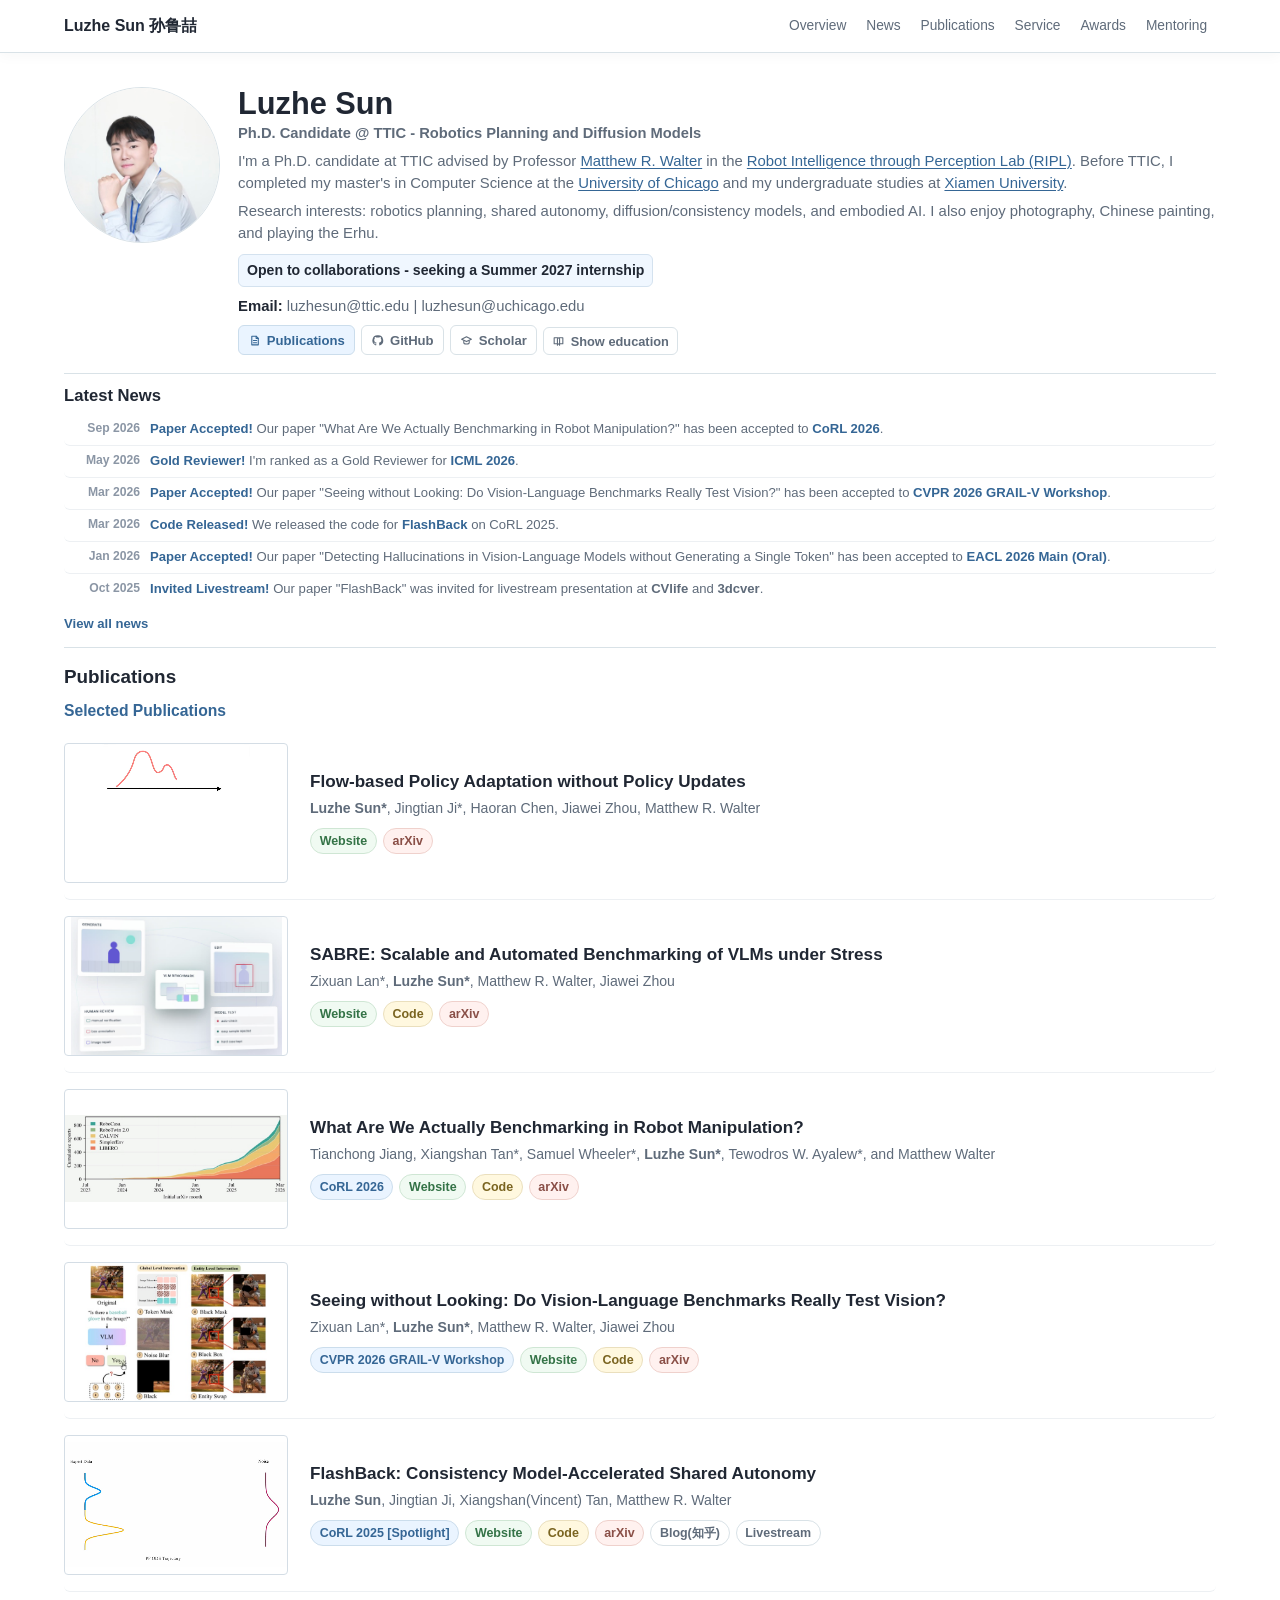
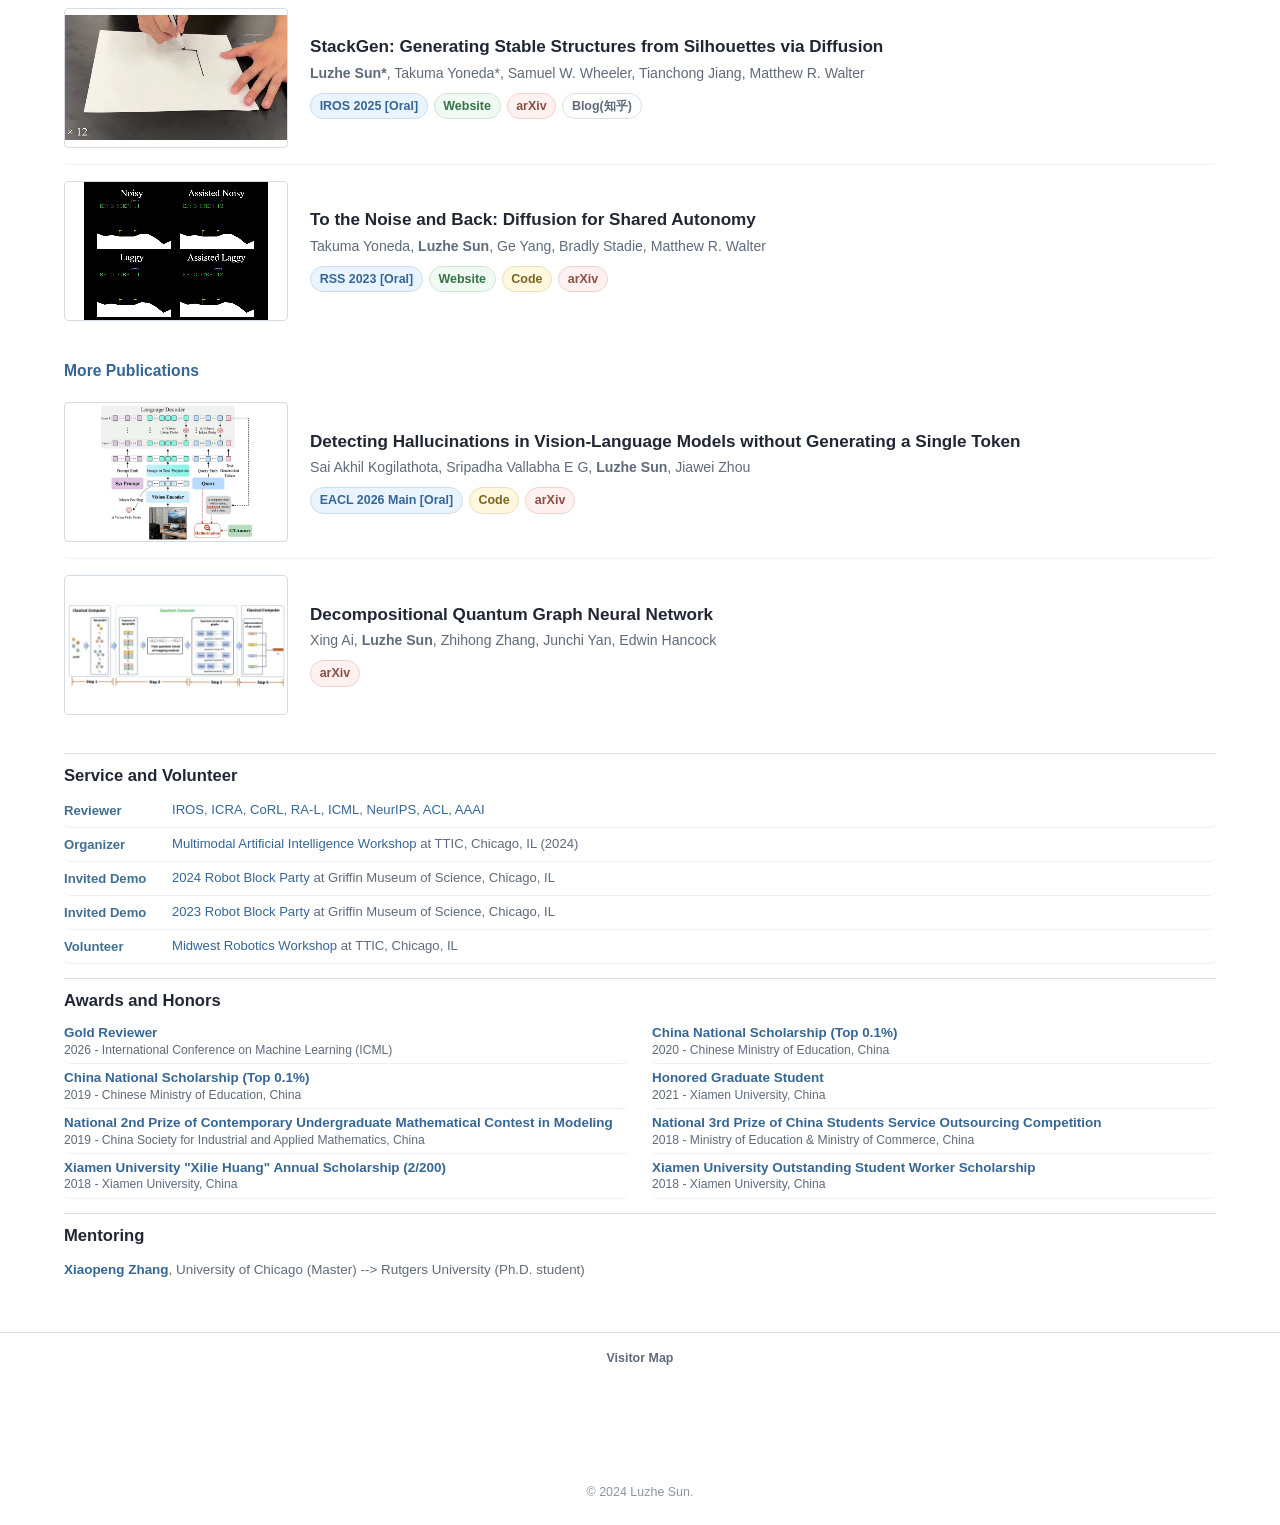
<file: index-2026-09-04.html>
<!doctype html>
<html lang="en">

<head>
    <title>Luzhe Sun - Larger Publications</title>
    <meta charset="utf-8">
    <meta name="viewport" content="width=device-width, initial-scale=1">
    <meta name="description" content="Luzhe Sun, Ph.D. candidate at TTIC. Robotics planning, diffusion models, publications, news, awards, service, and projects.">
    <link rel="icon" type="image/svg+xml" href="img/logo/Tllokn-positive-black.svg" media="(prefers-color-scheme: light)">
    <link rel="icon" type="image/svg+xml" href="img/logo/Tllokn-positive-white.svg" media="(prefers-color-scheme: dark)">
    <link rel="shortcut icon" type="image/svg+xml" href="img/logo/Tllokn-positive-black.svg">
    <link rel="preload" as="image" href="img/optimized/profile-360.jpg" fetchpriority="high">
    <style>
        * {
            box-sizing: border-box;
        }

        :root {
            --accent: #4f86bd;
            --accent-dark: #356695;
            --accent-soft: #eaf4ff;
            --accent-blue-2: #6f98c7;
            --accent-blue-soft: #f0f7ff;
            --text: #202733;
            --muted: #5f6b7a;
            --quiet: #8b96a5;
            --line: #d9e2e7;
            --surface: #f8fafc;
            --background: #ffffff;
            --radius: 6px;
        }

        html {
            scroll-behavior: smooth;
        }

        body {
            margin: 0;
            color: var(--text);
            background: var(--background);
            font-family: -apple-system, BlinkMacSystemFont, "Segoe UI", Roboto, Helvetica, Arial, sans-serif;
            font-size: 15px;
            line-height: 1.45;
        }

        a {
            color: var(--accent-dark);
            text-decoration-thickness: 1px;
            text-underline-offset: 2px;
        }

        a:hover {
            color: #1d3850;
        }

        .site-header {
            position: sticky;
            top: 0;
            z-index: 20;
            background: rgba(255, 255, 255, 0.97);
            border-bottom: 1px solid var(--line);
            box-shadow: 0 2px 14px rgba(32, 39, 51, 0.04);
        }

        .nav-wrap {
            max-width: 1120px;
            min-height: 52px;
            margin: 0 auto;
            padding: 0 24px;
            display: flex;
            align-items: center;
            gap: 18px;
        }

        .brand {
            flex: 0 0 auto;
            color: var(--text);
            font-size: 1rem;
            font-weight: 700;
            text-decoration: none;
            white-space: nowrap;
        }

        .nav-links {
            display: flex;
            align-items: center;
            gap: 2px;
            margin-left: auto;
        }

        .nav-links a {
            color: var(--muted);
            font-size: 0.86rem;
            font-weight: 520;
            text-decoration: none;
            padding: 0.32rem 0.56rem;
            border-radius: var(--radius);
            white-space: nowrap;
        }

        .nav-links a:hover,
        .nav-links a:focus-visible {
            color: var(--accent-dark);
            background: var(--accent-soft);
        }

        .menu-button {
            display: none;
            margin-left: auto;
            width: 38px;
            height: 34px;
            border: 1px solid var(--line);
            border-radius: var(--radius);
            background: var(--background);
            color: var(--text);
            cursor: pointer;
        }

        .menu-button span {
            display: block;
            width: 16px;
            height: 2px;
            margin: 4px auto;
            background: currentColor;
        }

        .page {
            max-width: 1120px;
            margin: 0 auto;
            padding: 18px 24px 32px;
        }

        .hero {
            display: grid;
            grid-template-columns: 156px minmax(0, 1fr);
            gap: 18px;
            align-items: start;
            padding: 16px 0 18px;
            background: var(--background);
        }

        .profile-photo {
            width: 156px;
            height: 156px;
            object-fit: cover;
            border-radius: 50%;
            border: 1px solid var(--line);
            background: var(--surface);
        }

        .hero h1 {
            margin: 0 0 2px;
            color: var(--text);
            font-size: clamp(1.45rem, 2.4vw, 2rem);
            line-height: 1.1;
            letter-spacing: 0;
        }

        .hero-subtitle {
            margin: 0 0 8px;
            color: var(--muted);
            font-size: 0.92rem;
            font-weight: 600;
        }

        .hero p {
            margin: 0 0 7px;
        }

        .hero-copy {
            color: var(--muted);
            font-size: 0.93rem;
        }

        .hero-copy strong {
            color: var(--text);
        }

        .notice {
            display: inline-block;
            margin: 3px 0 9px;
            padding: 5px 8px;
            border: 1px solid #d4e2ef;
            border-radius: var(--radius);
            background: var(--accent-blue-soft);
            color: var(--text);
            font-size: 0.88rem;
            font-weight: 560;
        }

        .action-row {
            display: flex;
            flex-wrap: wrap;
            gap: 6px;
            margin-top: 8px;
        }

        .button {
            display: inline-flex;
            align-items: center;
            gap: 0.35rem;
            min-height: 30px;
            padding: 0.28rem 0.58rem;
            border: 1px solid var(--line);
            border-radius: var(--radius);
            background: var(--background);
            color: var(--muted);
            font-size: 0.82rem;
            font-weight: 600;
            text-decoration: none;
        }

        .button.primary {
            border-color: #cbddec;
            background: var(--accent-soft);
            color: var(--accent-dark);
        }

        .button:hover {
            border-color: #bcc7d1;
            color: var(--text);
            background: var(--surface);
        }

        .button-icon {
            width: 13px;
            height: 13px;
            flex: 0 0 auto;
            display: inline-block;
        }

        .section {
            padding: 12px 0 14px;
            border-top: 1px solid var(--line);
        }

        .section:first-of-type {
            border-top: 0;
        }

        .section-title {
            display: flex;
            align-items: center;
            margin: 0 0 8px;
            color: var(--text);
            font-size: 1.04rem;
            font-weight: 700;
            line-height: 1.2;
        }

        .news-list,
        .awards-list,
        .mentorship-list,
        .service-list {
            display: grid;
            gap: 0;
        }

        .news-item {
            display: grid;
            grid-template-columns: 76px minmax(0, 1fr);
            gap: 10px;
            padding: 6px 0;
            border-bottom: 1px solid #edf0f3;
            border-radius: var(--radius);
        }

        .news-item:last-child {
            border-bottom: 0;
        }

        .news-item:hover {
            background: var(--accent-blue-soft);
        }

        .news-date {
            color: var(--quiet);
            font-size: 0.76rem;
            font-weight: 650;
            text-align: right;
            white-space: nowrap;
        }

        .news-content {
            color: var(--muted);
            font-size: 0.82rem;
            line-height: 1.44;
        }

        .news-highlight {
            color: var(--accent-dark);
            font-weight: 700;
        }

        .view-all-news {
            margin-top: 7px;
        }

        .view-all-news a {
            color: var(--accent-dark);
            font-size: 0.82rem;
            font-weight: 650;
            text-decoration: none;
        }

        .publication-item {
            display: grid;
            grid-template-columns: 154px minmax(0, 1fr);
            gap: 14px;
            align-items: start;
            padding: 10px 8px 10px 0;
            border-bottom: 1px solid #edf0f3;
            border-radius: var(--radius);
        }

        .publication-item:last-child {
            border-bottom: 0;
        }

        .publication-item:hover {
            background: #f7faff;
        }

        .publication-group {
            margin-top: 8px;
        }

        .publication-group + .publication-group {
            margin-top: 14px;
        }

        .publication-group-title {
            margin: 0 0 2px;
            color: var(--accent-dark);
            font-size: 0.9rem;
            font-weight: 720;
            line-height: 1.25;
        }

        .publication-image {
            display: block;
            width: 154px;
            height: auto;
            border: 1px solid var(--line);
            border-radius: 4px;
            background: var(--surface);
            object-fit: contain;
        }

        .publication-title {
            margin: 0 0 3px;
            color: var(--text);
            font-size: 0.98rem;
            font-weight: 700;
            line-height: 1.28;
        }

        .publication-title a {
            color: inherit;
            text-decoration: none;
        }

        .publication-title a:hover {
            color: var(--accent-dark);
            text-decoration: underline;
        }

        .publication-authors {
            margin-bottom: 6px;
            color: var(--muted);
            font-size: 0.84rem;
            line-height: 1.35;
        }

        .publication-buttons,
        .project-buttons {
            display: flex;
            flex-wrap: wrap;
            gap: 5px;
        }

        .pill {
            display: inline-flex;
            align-items: center;
            min-height: 24px;
            padding: 0.18rem 0.48rem;
            border: 1px solid var(--line);
            border-radius: 999px;
            background: var(--background);
            color: var(--muted);
            font-size: 0.76rem;
            font-weight: 640;
            text-decoration: none;
        }

        .pill.venue {
            border-color: #cbddec;
            background: var(--accent-soft);
            color: var(--accent-dark);
        }

        .pill.website {
            border-color: #cfe6d4;
            background: #f0faf2;
            color: #347347;
        }

        .pill.code {
            border-color: #eadfbd;
            background: #fff8df;
            color: #7a6420;
        }

        .pill.arxiv {
            border-color: #efd1cc;
            background: #fff1ef;
            color: #8a4f47;
        }

        .pill:hover {
            border-color: #bcc7d1;
            color: var(--text);
            background: var(--surface);
        }

        .service-list {
            grid-template-columns: 1fr;
        }

        .service-item {
            display: grid;
            grid-template-columns: 96px minmax(0, 1fr);
            gap: 12px;
            padding: 7px 0;
            border-bottom: 1px solid #edf0f3;
            border-radius: var(--radius);
        }

        .service-item:hover {
            background: #f6fafc;
        }

        .service-role {
            color: #426f8f;
            font-size: 0.82rem;
            font-weight: 700;
        }

        .service-details {
            color: var(--muted);
            font-size: 0.82rem;
            line-height: 1.44;
        }

        .service-details a {
            text-decoration: none;
        }

        .service-details a:hover {
            text-decoration: underline;
        }

        .awards-list {
            grid-template-columns: repeat(2, minmax(0, 1fr));
            column-gap: 24px;
        }

        .award-item {
            padding: 5px 0;
            border-bottom: 1px solid #edf0f3;
            border-radius: var(--radius);
        }

        .award-item:hover {
            background: var(--accent-blue-soft);
        }

        .award-title {
            margin: 0 0 1px;
            color: var(--accent-dark);
            font-size: 0.84rem;
            font-weight: 700;
            line-height: 1.28;
        }

        .award-details {
            color: var(--muted);
            font-size: 0.76rem;
            line-height: 1.3;
        }

        .mentorship-item {
            padding: 6px 0;
            border-bottom: 1px solid #edf0f3;
            color: var(--muted);
            font-size: 0.84rem;
            line-height: 1.44;
        }

        .mentorship-item:last-child {
            border-bottom: 0;
        }

        .mentorship-item a {
            color: var(--accent-dark);
            font-weight: 700;
            text-decoration: none;
        }

        .mentorship-item a:hover {
            text-decoration: underline;
        }

        .project-grid {
            display: grid;
            grid-template-columns: repeat(2, minmax(0, 1fr));
            gap: 12px;
        }

        .project-card {
            display: grid;
            grid-template-rows: auto 1fr;
            border: 1px solid var(--line);
            border-top: 3px solid var(--accent-blue-2);
            border-radius: var(--radius);
            background: var(--background);
            overflow: hidden;
        }

        .video-shell {
            position: relative;
            aspect-ratio: 16 / 9;
            background: linear-gradient(135deg, #eef4fb, #f8fbfe);
            display: grid;
            place-items: center;
            color: var(--accent-dark);
        }

        .video-shell iframe {
            width: 100%;
            height: 100%;
            border: 0;
        }

        .video-load {
            border: 1px solid #cbddec;
            border-radius: var(--radius);
            background: var(--accent-soft);
            color: var(--accent-dark);
            cursor: pointer;
            font-size: 0.82rem;
            font-weight: 700;
            padding: 0.42rem 0.68rem;
        }

        .video-load:hover {
            background: #e4eef8;
        }

        .project-body {
            padding: 9px 10px 10px;
        }

        .project-title {
            margin: 0 0 4px;
            color: var(--text);
            font-size: 0.92rem;
            font-weight: 750;
            line-height: 1.25;
        }

        .project-description {
            margin: 0 0 8px;
            color: var(--muted);
            font-size: 0.8rem;
            line-height: 1.36;
        }

        .education-toggle {
            display: inline-flex;
            align-items: center;
            gap: 0.35rem;
            min-height: 28px;
            margin-top: 2px;
            padding: 0.2rem 0.5rem;
            border: 1px solid var(--line);
            border-radius: var(--radius);
            background: var(--background);
            color: var(--muted);
            cursor: pointer;
            font-size: 0.8rem;
            font-weight: 650;
        }

        .education-toggle:hover {
            color: var(--text);
            background: var(--surface);
        }

        .education-more {
            display: none;
            grid-template-columns: repeat(3, minmax(0, 1fr));
            gap: 8px;
            margin-top: 8px;
        }

        .education-more.expanded {
            display: grid;
        }

        .education-item {
            padding: 6px 8px;
            border: 1px solid var(--line);
            border-radius: var(--radius);
            background: var(--surface);
        }

        .edu-degree {
            color: var(--text);
            font-size: 0.78rem;
            font-weight: 700;
            line-height: 1.25;
        }

        .edu-school,
        .edu-year {
            color: var(--muted);
            font-size: 0.75rem;
            line-height: 1.3;
        }

        .footer {
            border-top: 1px solid var(--line);
            color: var(--quiet);
            font-size: 0.78rem;
            padding: 16px 24px 24px;
            text-align: center;
        }

        .visitor-map {
            margin: 0 auto 10px;
        }

        .visitor-title {
            margin: 0 0 6px;
            color: var(--muted);
            font-size: 0.78rem;
            font-weight: 700;
        }

        #visitors {
            width: 150px;
            min-height: 100px;
            margin: 0 auto;
            overflow: hidden;
            border-radius: var(--radius);
        }

        #visitors iframe {
            width: 150px;
            height: 100px;
            border: 0;
            display: block;
        }

        @media (max-width: 860px) {
            .nav-wrap {
                padding: 0 16px;
            }

            .menu-button {
                display: block;
            }

            .nav-links {
                position: absolute;
                top: 52px;
                left: 0;
                right: 0;
                display: none;
                flex-direction: column;
                align-items: stretch;
                gap: 0;
                padding: 6px 16px 12px;
                background: var(--background);
                border-bottom: 1px solid var(--line);
            }

            .nav-links.open {
                display: flex;
            }

            .nav-links a {
                padding: 0.58rem 0.62rem;
            }

            .page {
                padding: 14px 16px 28px;
            }

            .hero {
                grid-template-columns: 118px minmax(0, 1fr);
                gap: 14px;
            }

            .profile-photo {
                width: 118px;
                height: 118px;
            }

            .service-list,
            .awards-list,
            .mentorship-list,
            .project-grid {
                grid-template-columns: 1fr;
            }
        }

        @media (max-width: 620px) {
            body {
                font-size: 14px;
            }

            .hero,
            .publication-item,
            .news-item,
            .service-item {
                grid-template-columns: 1fr;
            }

            .profile-photo {
                width: 112px;
                height: 112px;
            }

            .publication-image {
                width: 100%;
                height: auto;
            }

            .news-date {
                text-align: left;
            }

            .education-more {
                grid-template-columns: 1fr;
            }
        }

        /* Publication-focused layout experiment for index-larger.html. */
        #publications {
            padding-top: 18px;
            padding-bottom: 22px;
        }

        #publications .section-title {
            margin-bottom: 12px;
            font-size: 1.18rem;
        }

        #publications .publication-group + .publication-group {
            margin-top: 24px;
        }

        #publications .publication-group-title {
            margin-bottom: 6px;
            font-size: 0.98rem;
        }

        #publications .publication-item {
            grid-template-columns: 224px minmax(0, 1fr);
            gap: 22px;
            align-items: center;
            min-height: 172px;
            padding: 16px 12px 16px 0;
        }

        #publications .publication-item > div {
            min-width: 0;
        }

        #publications .publication-image {
            width: 224px;
            height: 140px;
            border-color: #d4dde5;
            background: #ffffff;
            object-fit: contain;
        }

        #publications .publication-title {
            margin-bottom: 5px;
            font-size: 1.07rem;
            line-height: 1.32;
        }

        #publications .publication-authors {
            margin-bottom: 9px;
            font-size: 0.88rem;
            line-height: 1.42;
        }

        #publications .publication-buttons {
            gap: 6px;
        }

        #publications .pill {
            min-height: 26px;
            padding: 0.2rem 0.54rem;
            font-size: 0.78rem;
        }

        @media (min-width: 861px) {
            .page,
            .nav-wrap {
                max-width: 1200px;
            }
        }

        @media (max-width: 620px) {
            #publications .publication-item {
                grid-template-columns: 1fr;
                gap: 12px;
                min-height: 0;
                padding: 14px 0;
            }

            #publications .publication-image {
                width: 100%;
                height: min(58vw, 260px);
            }
        }
    </style>
</head>

<body>
    <header class="site-header">
        <div class="nav-wrap">
            <a href="#overview" class="brand">Luzhe Sun 孙鲁喆</a>
            <button class="menu-button" id="menuButton" type="button" aria-label="Toggle navigation" aria-controls="siteNav" aria-expanded="false">
                <span></span>
                <span></span>
                <span></span>
            </button>
            <nav class="nav-links" id="siteNav" aria-label="Primary">
                <a href="#overview">Overview</a>
                <a href="#news">News</a>
                <a href="#publications">Publications</a>
                <a href="#service">Service</a>
                <a href="#awards">Awards</a>
                <a href="#mentoring">Mentoring</a>
            </nav>
        </div>
    </header>

    <main class="page">
        <section class="hero" id="overview">
            <img src="img/optimized/profile-360.jpg" alt="Luzhe Sun" class="profile-photo" width="156" height="156" decoding="async" fetchpriority="high">
            <div>
                <h1>Luzhe Sun</h1>
                <p class="hero-subtitle">Ph.D. Candidate @ TTIC - Robotics Planning and Diffusion Models</p>
                <p class="hero-copy">
                    I'm a Ph.D. candidate at TTIC advised by Professor <a href="https://home.ttic.edu/~mwalter/">Matthew R. Walter</a> in the <a href="https://ttic.edu/ripl/">Robot Intelligence through Perception Lab (RIPL)</a>.
                    Before TTIC, I completed my master's in Computer Science at the <a href="https://masters.cs.uchicago.edu/">University of Chicago</a> and my undergraduate studies at <a href="https://informatics.xmu.edu.cn/en/index.htm">Xiamen University</a>.
                </p>
                <p class="hero-copy">
                    Research interests: robotics planning, shared autonomy, diffusion/consistency models, and embodied AI. I also enjoy photography, Chinese painting, and playing the Erhu.
                </p>
                <div class="notice">Open to collaborations - seeking a Summer 2027 internship</div>
                <p class="hero-copy"><strong>Email:</strong> luzhesun@ttic.edu | luzhesun@uchicago.edu</p>
                <div class="action-row">
                    <a href="#publications" class="button primary">
                        <svg class="button-icon" viewBox="0 0 24 24" aria-hidden="true">
                            <path d="M7 4h8l4 4v12H7z" fill="none" stroke="currentColor" stroke-width="2" stroke-linejoin="round"></path>
                            <path d="M15 4v4h4M10 12h6M10 16h6" fill="none" stroke="currentColor" stroke-width="2" stroke-linecap="round" stroke-linejoin="round"></path>
                        </svg>
                        <span>Publications</span>
                    </a>
                    <a href="https://github.com/Tllokn" class="button" target="_blank" rel="noopener">
                        <svg class="button-icon" viewBox="0 0 24 24" aria-hidden="true">
                            <path d="M12 2.5A9.5 9.5 0 0 0 9 21c.5.1.7-.2.7-.5v-1.9c-2.8.6-3.4-1.1-3.4-1.1-.5-1.1-1.1-1.4-1.1-1.4-.9-.6.1-.6.1-.6 1 .1 1.6 1.1 1.6 1.1.9 1.5 2.4 1.1 2.9.8.1-.7.4-1.1.7-1.4-2.2-.3-4.6-1.1-4.6-5A3.9 3.9 0 0 1 7 8.3c-.1-.3-.5-1.3.1-2.7 0 0 .9-.3 2.8 1a9.7 9.7 0 0 1 5.2 0c2-1.3 2.8-1 2.8-1 .6 1.4.2 2.4.1 2.7a3.9 3.9 0 0 1 1.1 2.8c0 3.8-2.3 4.7-4.6 5 .4.3.7 1 .7 2v2.4c0 .3.2.6.7.5A9.5 9.5 0 0 0 12 2.5z" fill="currentColor"></path>
                        </svg>
                        <span>GitHub</span>
                    </a>
                    <a href="https://scholar.google.com/citations?hl=en&amp;user=UH_AxUQAAAAJ" class="button" target="_blank" rel="noopener">
                        <svg class="button-icon" viewBox="0 0 24 24" aria-hidden="true">
                            <path d="M3 9.5 12 5l9 4.5-9 4.5z" fill="none" stroke="currentColor" stroke-width="2" stroke-linejoin="round"></path>
                            <path d="M7 12v4c0 1.4 2.2 2.5 5 2.5s5-1.1 5-2.5v-4" fill="none" stroke="currentColor" stroke-width="2" stroke-linejoin="round"></path>
                        </svg>
                        <span>Scholar</span>
                    </a>
                    <button class="education-toggle" id="educationToggle" type="button" aria-expanded="false" aria-controls="educationMore">
                        <svg class="button-icon" viewBox="0 0 24 24" aria-hidden="true">
                            <path d="M4 5h7a3 3 0 0 1 3 3v11a3 3 0 0 0-3-3H4zM20 5h-7a3 3 0 0 0-3 3v11a3 3 0 0 1 3-3h7z" fill="none" stroke="currentColor" stroke-width="2" stroke-linejoin="round"></path>
                        </svg>
                        <span class="education-toggle-text">Show education</span>
                    </button>
                </div>
                <div class="education-more" id="educationMore">
                    <div class="education-item">
                        <div class="edu-degree">Ph.D. in Computer Science</div>
                        <div class="edu-school">Toyota Technological Institute at Chicago</div>
                        <div class="edu-year">2023 - Present</div>
                    </div>
                    <div class="education-item">
                        <div class="edu-degree">Master of Computer Science</div>
                        <div class="edu-school">University of Chicago</div>
                        <div class="edu-year">2021 - 2022</div>
                    </div>
                    <div class="education-item">
                        <div class="edu-degree">B.Eng in Information Science, Graduated With Honor</div>
                        <div class="edu-school">Xiamen University</div>
                        <div class="edu-year">2017 - 2021</div>
                    </div>
                </div>
            </div>
        </section>

        <section class="section" id="news">
            <h2 class="section-title">Latest News</h2>
            <div class="news-list">
                <div class="news-item">
                    <div class="news-date">Sep 2026</div>
                    <div class="news-content"><span class="news-highlight">Paper Accepted!</span> Our paper "What Are We Actually Benchmarking in Robot Manipulation?" has been accepted to <span class="news-highlight">CoRL 2026</span>.</div>
                </div>
                <div class="news-item">
                    <div class="news-date">May 2026</div>
                    <div class="news-content"><span class="news-highlight">Gold Reviewer!</span> I'm ranked as a Gold Reviewer for <span class="news-highlight">ICML 2026</span>.</div>
                </div>
                <div class="news-item">
                    <div class="news-date">Mar 2026</div>
                    <div class="news-content"><span class="news-highlight">Paper Accepted!</span> Our paper "Seeing without Looking: Do Vision-Language Benchmarks Really Test Vision?" has been accepted to <span class="news-highlight">CVPR 2026 GRAIL-V Workshop</span>.</div>
                </div>
                <div class="news-item">
                    <div class="news-date">Mar 2026</div>
                    <div class="news-content"><span class="news-highlight">Code Released!</span> We released the code for <span class="news-highlight">FlashBack</span> on CoRL 2025.</div>
                </div>
                <div class="news-item">
                    <div class="news-date">Jan 2026</div>
                    <div class="news-content"><span class="news-highlight">Paper Accepted!</span> Our paper "Detecting Hallucinations in Vision-Language Models without Generating a Single Token" has been accepted to <span class="news-highlight">EACL 2026 Main (Oral)</span>.</div>
                </div>
                <div class="news-item">
                    <div class="news-date">Oct 2025</div>
                    <div class="news-content"><span class="news-highlight">Invited Livestream!</span> Our paper "FlashBack" was invited for livestream presentation at <strong>CVlife</strong> and <strong>3dcver</strong>.</div>
                </div>
            </div>
            <div class="view-all-news"><a href="news.html">View all news</a></div>
        </section>

        <section class="section" id="publications">
            <h2 class="section-title">Publications</h2>

            <div class="publication-group">
                <h3 class="publication-group-title">Selected Publications</h3>

                <article class="publication-item">
                    <video class="publication-image" width="154" autoplay muted loop playsinline preload="metadata" poster="img/optimized/2026-flow-based-policy-adaptation.jpg" aria-label="Flow-based Policy Adaptation video preview">
                        <source src="video/2026-flow-based-policy-adaptation.webm" type="video/webm">
                    </video>
                    <div>
                        <h3 class="publication-title"><a href="https://arxiv.org/abs/2606.06461">Flow-based Policy Adaptation without Policy Updates</a></h3>
                        <div class="publication-authors"><b>Luzhe Sun*</b>, Jingtian Ji*, Haoran Chen, Jiawei Zhou, Matthew R. Walter</div>
                        <div class="publication-buttons">
                            <a href="https://ripl.github.io/GLOVES_web/" class="pill website">Website</a>
                            <a href="https://arxiv.org/abs/2606.06461" class="pill arxiv">arXiv</a>
                        </div>
                    </div>
                </article>

                <article class="publication-item">
                    <img src="img/optimized/2026-sabre.jpg" alt="SABRE VLM benchmarking pipeline" class="publication-image" loading="lazy" decoding="async" width="154">
                    <div>
                        <h3 class="publication-title"><a href="https://arxiv.org/abs/2608.07435">SABRE: Scalable and Automated Benchmarking of VLMs under Stress</a></h3>
                        <div class="publication-authors">Zixuan Lan*, <b>Luzhe Sun*</b>, Matthew R. Walter, Jiawei Zhou</div>
                        <div class="publication-buttons">
                            <a href="https://zesearch.github.io/vlm-SABRE/" class="pill website">Website</a>
                            <a href="https://github.com/Zesearch/vlm-SABRE" class="pill code">Code</a>
                            <a href="https://arxiv.org/abs/2608.07435" class="pill arxiv">arXiv</a>
                        </div>
                    </div>
                </article>

                <article class="publication-item">
                    <img src="img/optimized/2026-what-are-we-actually-benchmarking.jpg" alt="Robot manipulation benchmark audit chart" class="publication-image" loading="lazy" decoding="async" width="154">
                    <div>
                        <h3 class="publication-title"><a href="https://arxiv.org/abs/2606.04233">What Are We Actually Benchmarking in Robot Manipulation?</a></h3>
                        <div class="publication-authors">Tianchong Jiang, Xiangshan Tan*, Samuel Wheeler*, <b>Luzhe Sun*</b>, Tewodros W. Ayalew*, and Matthew Walter</div>
                        <div class="publication-buttons">
                            <a href="https://www.corl.org/" class="pill venue">CoRL 2026</a>
                            <a href="https://ripl.github.io/manipulation_benchmark_audit/" class="pill website">Website</a>
                            <a href="https://github.com/ripl/ManipulationBenchmarkAudit" class="pill code">Code</a>
                            <a href="https://arxiv.org/abs/2606.04233" class="pill arxiv">arXiv</a>
                        </div>
                    </div>
                </article>

                <article class="publication-item">
                    <img src="img/optimized/2026-seeing-without-looking.jpg" alt="CVPR 2026 workshop paper thumbnail" class="publication-image" loading="lazy" decoding="async" width="154">
                    <div>
                        <h3 class="publication-title"><a href="https://arxiv.org/abs/2605.22903">Seeing without Looking: Do Vision-Language Benchmarks Really Test Vision?</a></h3>
                        <div class="publication-authors">Zixuan Lan*, <b>Luzhe Sun*</b>, Matthew R. Walter, Jiawei Zhou</div>
                        <div class="publication-buttons">
                            <a href="https://openreview.net/forum?id=BBnoQFzIQi" class="pill venue">CVPR 2026 GRAIL-V Workshop</a>
                            <a href="https://zesearch.github.io/vlm-seeing-without-looking/" class="pill website">Website</a>
                            <a href="https://github.com/Zesearch/vlm-seeing-without-looking" class="pill code">Code</a>
                            <a href="https://arxiv.org/abs/2605.22903" class="pill arxiv">arXiv</a>
                        </div>
                    </div>
                </article>

                <article class="publication-item">
                    <video class="publication-image" width="154" autoplay muted loop playsinline preload="metadata" poster="img/optimized/2025-flashback.jpg" aria-label="FlashBack video preview">
                        <source src="video/2025-flashback.webm" type="video/webm">
                    </video>
                    <div>
                        <h3 class="publication-title"><a href="https://arxiv.org/abs/2505.16892">FlashBack: Consistency Model-Accelerated Shared Autonomy</a></h3>
                        <div class="publication-authors"><b>Luzhe Sun</b>, Jingtian Ji, Xiangshan(Vincent) Tan, Matthew R. Walter</div>
                        <div class="publication-buttons">
                            <a href="https://openreview.net/forum?id=zk4fRmHF0Q" class="pill venue">CoRL 2025 [Spotlight]</a>
                            <a href="https://ripl.github.io/CSA-website/" class="pill website">Website</a>
                            <a href="https://github.com/ripl/FlashBackSharedAutonomy" class="pill code">Code</a>
                            <a href="https://arxiv.org/abs/2505.16892" class="pill arxiv">arXiv</a>
                            <a href="https://zhuanlan.zhihu.com/p/1952228115234414777" class="pill">Blog(知乎)</a>
                            <a href="https://www.bilibili.com/video/BV1dqWSzCEZQ?t=4.1" class="pill">Livestream</a>
                        </div>
                    </div>
                </article>

                <article class="publication-item">
                    <video class="publication-image" width="154" autoplay muted loop playsinline preload="metadata" poster="img/optimized/2025-stackgen.jpg" aria-label="StackGen video preview">
                        <source src="video/2025-stackgen.webm" type="video/webm">
                    </video>
                    <div>
                        <h3 class="publication-title"><a href="https://arxiv.org/abs/2409.18098">StackGen: Generating Stable Structures from Silhouettes via Diffusion</a></h3>
                        <div class="publication-authors"><b>Luzhe Sun*</b>, Takuma Yoneda*, Samuel W. Wheeler, Tianchong Jiang, Matthew R. Walter</div>
                        <div class="publication-buttons">
                            <a href="https://doi.org/10.1109/IROS60139.2025.11247239" class="pill venue">IROS 2025 [Oral]</a>
                            <a href="https://ripl.github.io/StackGen/" class="pill website">Website</a>
                            <a href="https://arxiv.org/abs/2409.18098" class="pill arxiv">arXiv</a>
                            <a href="https://zhuanlan.zhihu.com/p/1946751889225024585" class="pill">Blog(知乎)</a>
                        </div>
                    </div>
                </article>

                <article class="publication-item">
                    <video class="publication-image" width="154" autoplay muted loop playsinline preload="metadata" poster="img/optimized/2023-to-the-noise-and-back.jpg" aria-label="To the Noise and Back video preview">
                        <source src="video/2023-to-the-noise-and-back.webm" type="video/webm">
                    </video>
                    <div>
                        <h3 class="publication-title"><a href="https://arxiv.org/abs/2302.12244">To the Noise and Back: Diffusion for Shared Autonomy</a></h3>
                        <div class="publication-authors">Takuma Yoneda, <b>Luzhe Sun</b>, Ge Yang, Bradly Stadie, Matthew R. Walter</div>
                        <div class="publication-buttons">
                            <a href="https://roboticsconference.org/2023/program/papers/014/" class="pill venue">RSS 2023 [Oral]</a>
                            <a href="https://diffusion-for-shared-autonomy.github.io/" class="pill website">Website</a>
                            <a href="https://github.com/ripl/diffusion-for-shared-autonomy" class="pill code">Code</a>
                            <a href="https://arxiv.org/abs/2302.12244" class="pill arxiv">arXiv</a>
                        </div>
                    </div>
                </article>
            </div>

            <div class="publication-group">
                <h3 class="publication-group-title">More Publications</h3>

                <article class="publication-item">
                    <img src="img/optimized/2026-detecting-hallucinations.jpg" alt="EACL 2026 hallucination paper thumbnail" class="publication-image" loading="lazy" decoding="async" width="154">
                    <div>
                        <h3 class="publication-title"><a href="https://arxiv.org/abs/2603.05465">Detecting Hallucinations in Vision-Language Models without Generating a Single Token</a></h3>
                        <div class="publication-authors">Sai Akhil Kogilathota, Sripadha Vallabha E G, <b>Luzhe Sun</b>, Jiawei Zhou</div>
                        <div class="publication-buttons">
                            <a href="https://aclanthology.org/2026.eacl-long.287/" class="pill venue">EACL 2026 Main [Oral]</a>
                            <a href="https://github.com/Zesearch/HALP" class="pill code">Code</a>
                            <a href="https://arxiv.org/abs/2603.05465" class="pill arxiv">arXiv</a>
                        </div>
                    </div>
                </article>

                <article class="publication-item">
                    <img src="img/optimized/2022-decompositional-quantum-gnn.jpg" alt="Quantum GNN paper thumbnail" class="publication-image" loading="lazy" decoding="async" width="154">
                    <div>
                        <h3 class="publication-title"><a href="https://arxiv.org/abs/2201.05158">Decompositional Quantum Graph Neural Network</a></h3>
                        <div class="publication-authors">Xing Ai, <b>Luzhe Sun</b>, Zhihong Zhang, Junchi Yan, Edwin Hancock</div>
                        <div class="publication-buttons">
                            <a href="https://arxiv.org/abs/2201.05158" class="pill arxiv">arXiv</a>
                        </div>
                    </div>
                </article>
            </div>
        </section>

        <section class="section" id="service">
            <h2 class="section-title">Service and Volunteer</h2>
            <div class="service-list">
                <div class="service-item">
                    <div class="service-role">Reviewer</div>
                    <div class="service-details">
                        <a href="https://www.ieee-iros.org/">IROS</a>, <a href="https://www.ieee-icra.org/">ICRA</a>, <a href="https://www.corl.org/">CoRL</a>, <a href="https://www.ieee-ras.org/publications/ra-l">RA-L</a>, <a href="https://icml.cc/">ICML</a>, <a href="https://neurips.cc/">NeurIPS</a>, <a href="https://www.aclweb.org/">ACL</a>, <a href="https://aaai.org/">AAAI</a>
                    </div>
                </div>
                <div class="service-item">
                    <div class="service-role">Organizer</div>
                    <div class="service-details"><a href="https://sites.google.com/view/multimodal-ai-ttic-2024/home">Multimodal Artificial Intelligence Workshop</a> at TTIC, Chicago, IL (2024)</div>
                </div>
                <div class="service-item">
                    <div class="service-role">Invited Demo</div>
                    <div class="service-details"><a href="https://www.msichicago.org/explore/whats-here/events/robot-block-party">2024 Robot Block Party</a> at Griffin Museum of Science, Chicago, IL</div>
                </div>
                <div class="service-item">
                    <div class="service-role">Invited Demo</div>
                    <div class="service-details"><a href="https://www.msichicago.org/explore/whats-here/events/robot-block-party">2023 Robot Block Party</a> at Griffin Museum of Science, Chicago, IL</div>
                </div>
                <div class="service-item">
                    <div class="service-role">Volunteer</div>
                    <div class="service-details"><a href="https://ttic.edu/mwrw/">Midwest Robotics Workshop</a> at TTIC, Chicago, IL</div>
                </div>
            </div>
        </section>

        <section class="section" id="awards">
            <h2 class="section-title">Awards and Honors</h2>
            <div class="awards-list">
                <div class="award-item">
                    <div class="award-title">Gold Reviewer</div>
                    <div class="award-details">2026 - International Conference on Machine Learning (ICML)</div>
                </div>
                <div class="award-item">
                    <div class="award-title">China National Scholarship (Top 0.1%)</div>
                    <div class="award-details">2020 - Chinese Ministry of Education, China</div>
                </div>
                <div class="award-item">
                    <div class="award-title">China National Scholarship (Top 0.1%)</div>
                    <div class="award-details">2019 - Chinese Ministry of Education, China</div>
                </div>
                <div class="award-item">
                    <div class="award-title">Honored Graduate Student</div>
                    <div class="award-details">2021 - Xiamen University, China</div>
                </div>
                <div class="award-item">
                    <div class="award-title">National 2nd Prize of Contemporary Undergraduate Mathematical Contest in Modeling</div>
                    <div class="award-details">2019 - China Society for Industrial and Applied Mathematics, China</div>
                </div>
                <div class="award-item">
                    <div class="award-title">National 3rd Prize of China Students Service Outsourcing Competition</div>
                    <div class="award-details">2018 - Ministry of Education &amp; Ministry of Commerce, China</div>
                </div>
                <div class="award-item">
                    <div class="award-title">Xiamen University "Xilie Huang" Annual Scholarship (2/200)</div>
                    <div class="award-details">2018 - Xiamen University, China</div>
                </div>
                <div class="award-item">
                    <div class="award-title">Xiamen University Outstanding Student Worker Scholarship</div>
                    <div class="award-details">2018 - Xiamen University, China</div>
                </div>
            </div>
        </section>

        <section class="section" id="mentoring">
            <h2 class="section-title">Mentoring</h2>
            <div class="mentorship-list">
                <div class="mentorship-item">
                    <a href="https://xpenguchi.github.io/">Xiaopeng Zhang</a>, University of Chicago (Master) --&gt; Rutgers University (Ph.D. student)
                </div>
            </div>
        </section>

        <section class="section" id="projects" hidden>
            <h2 class="section-title">Projects</h2>
            <div class="project-grid">
                <article class="project-card">
                    <div class="video-shell">
                        <button class="video-load" type="button" data-video-src="https://www.youtube.com/embed/ldNHdsU3KME" data-video-title="Embodied ChatGPT video">Load video</button>
                    </div>
                    <div class="project-body">
                        <h3 class="project-title">Embodied ChatGPT | Robot Block Party 2023</h3>
                        <p class="project-description">
                            Implemented Code as Policies on a UR5 robot so it could respond to voice commands and execute tasks. Presented at the 2023 National Robotics Week at MSI Chicago and the 2023 South Side Science Festival.
                        </p>
                    </div>
                </article>

                <article class="project-card">
                    <div class="video-shell">
                        <button class="video-load" type="button" data-video-src="https://www.youtube.com/embed/UL26MJ7HQgY" data-video-title="AI travel assistant app video">Load video</button>
                    </div>
                    <div class="project-body">
                        <h3 class="project-title">AI Transnational Free Travel Assistant APP</h3>
                        <p class="project-description">
                            AI travel assistant for independent tourists from China and Japan, covering attractions, restaurants, accommodation, transportation, and language barriers.
                        </p>
                        <div class="project-buttons">
                            <a href="https://github.com/Tllokn/AI-Transnational-Free-Travel-Assistant-APP" class="pill">GitHub</a>
                        </div>
                    </div>
                </article>
            </div>
        </section>
    </main>

    <footer class="footer">
        <div class="visitor-map">
            <div class="visitor-title">Visitor Map</div>
            <div id="visitors" aria-label="Visitor map"></div>
        </div>
        <div>&copy; 2024 Luzhe Sun.</div>
    </footer>

    <script>
        const nav = document.getElementById("siteNav");
        const menuButton = document.getElementById("menuButton");

        menuButton.addEventListener("click", () => {
            const isOpen = nav.classList.toggle("open");
            menuButton.setAttribute("aria-expanded", String(isOpen));
        });

        nav.querySelectorAll("a").forEach((link) => {
            link.addEventListener("click", () => {
                nav.classList.remove("open");
                menuButton.setAttribute("aria-expanded", "false");
            });
        });

        const educationToggle = document.getElementById("educationToggle");
        const educationMore = document.getElementById("educationMore");
        const educationToggleText = educationToggle.querySelector(".education-toggle-text");

        educationToggle.addEventListener("click", () => {
            const expanded = educationMore.classList.toggle("expanded");
            educationToggle.setAttribute("aria-expanded", String(expanded));
            educationToggleText.textContent = expanded ? "Hide education" : "Show education";
        });

        document.querySelectorAll(".video-load").forEach((button) => {
            button.addEventListener("click", () => {
                const iframe = document.createElement("iframe");
                iframe.src = `${button.dataset.videoSrc}?autoplay=1`;
                iframe.title = button.dataset.videoTitle;
                iframe.loading = "lazy";
                iframe.allow = "accelerometer; autoplay; encrypted-media; gyroscope; picture-in-picture; web-share";
                iframe.allowFullscreen = true;
                button.parentElement.replaceChildren(iframe);
            });
        });

        const loadVisitorMap = () => {
            const visitors = document.getElementById("visitors");
            if (!visitors || visitors.querySelector("iframe")) return;

            const frame = document.createElement("iframe");
            frame.title = "Visitor map";
            frame.loading = "lazy";
            frame.src = "visitor-map.html";
            visitors.appendChild(frame);
        };

        if ("requestIdleCallback" in window) {
            requestIdleCallback(loadVisitorMap, { timeout: 2500 });
        } else {
            window.addEventListener("load", () => setTimeout(loadVisitorMap, 800));
        }
    </script>
</body>

</html>
</file>
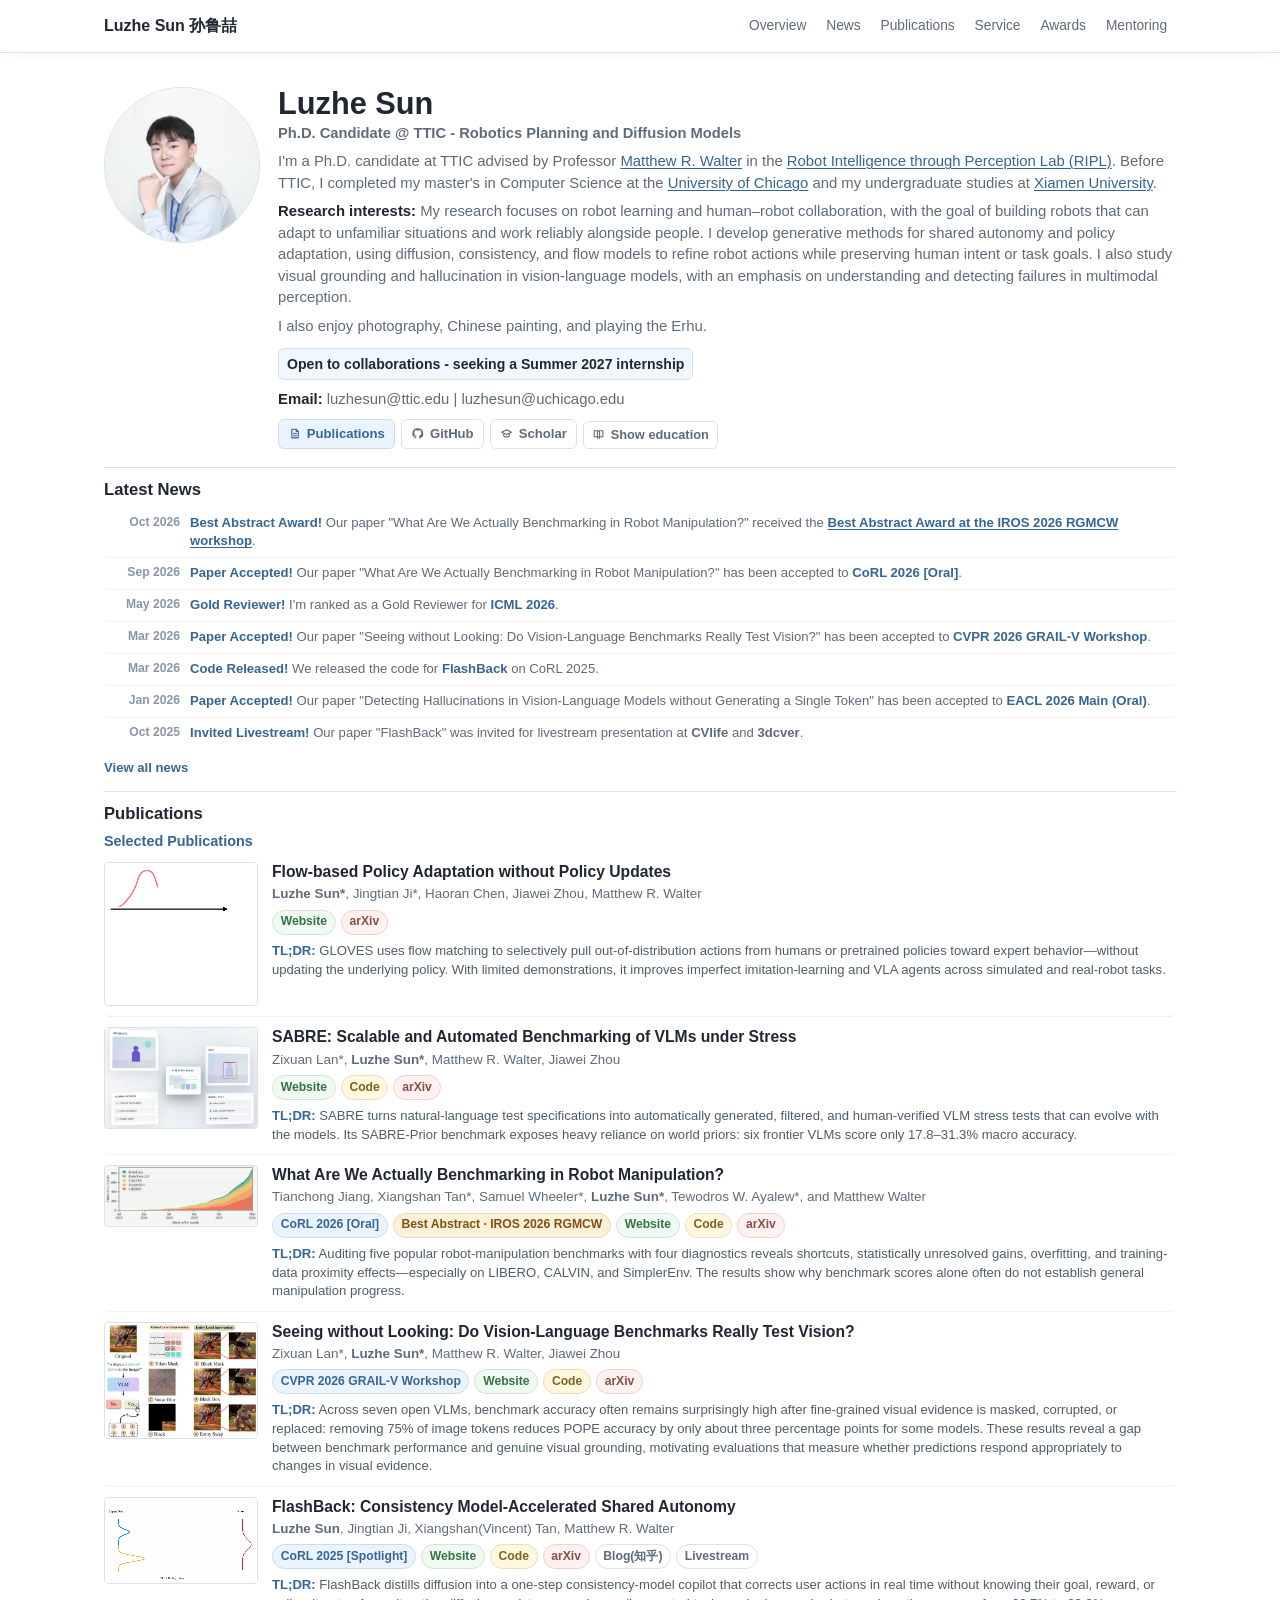
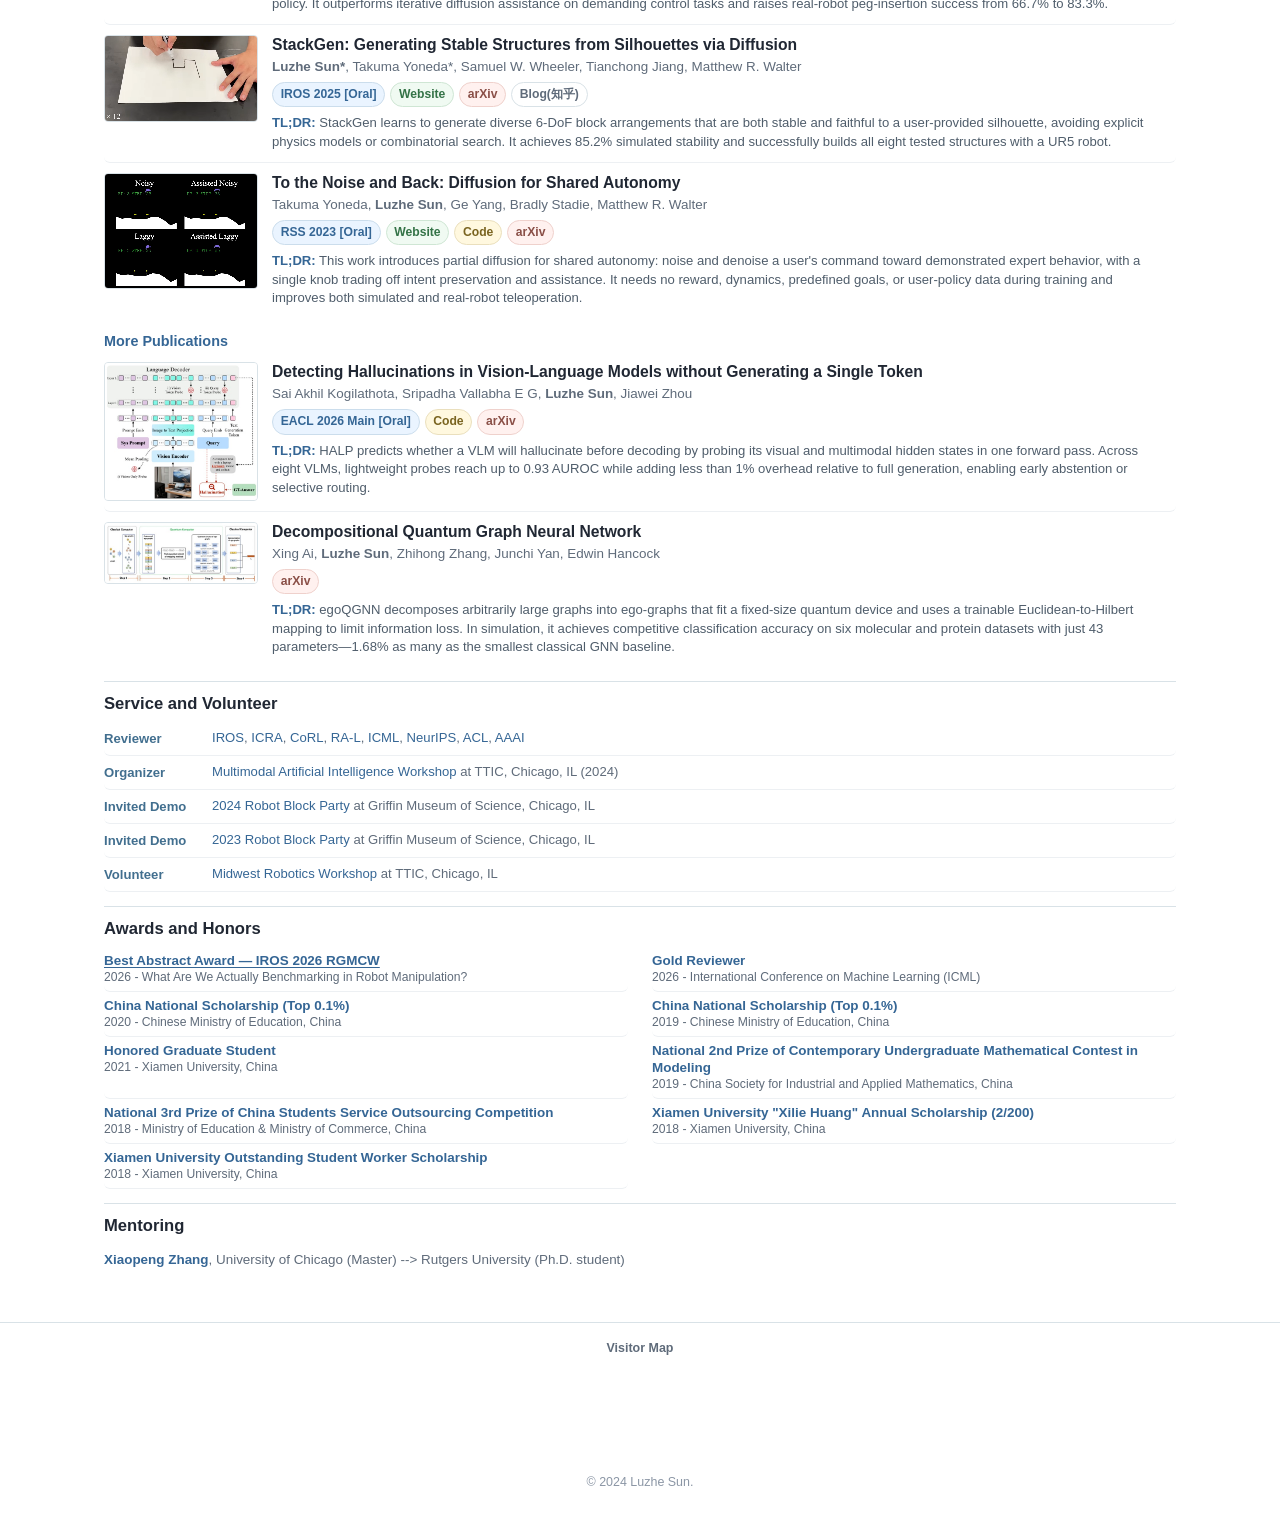
<file: index-2026-10-06.html>
<!doctype html>
<html lang="en">

<head>
    <title>Luzhe Sun</title>
    <meta charset="utf-8">
    <meta name="viewport" content="width=device-width, initial-scale=1">
    <meta name="description" content="Luzhe Sun, Ph.D. candidate at TTIC. Robotics planning, diffusion models, publications, news, awards, service, and projects.">
    <link rel="icon" type="image/svg+xml" href="img/logo/Tllokn-positive-black.svg" media="(prefers-color-scheme: light)">
    <link rel="icon" type="image/svg+xml" href="img/logo/Tllokn-positive-white.svg" media="(prefers-color-scheme: dark)">
    <link rel="shortcut icon" type="image/svg+xml" href="img/logo/Tllokn-positive-black.svg">
    <link rel="preload" as="image" href="img/optimized/profile-360.jpg" fetchpriority="high">
    <style>
        * {
            box-sizing: border-box;
        }

        :root {
            --accent: #4f86bd;
            --accent-dark: #356695;
            --accent-soft: #eaf4ff;
            --accent-blue-2: #6f98c7;
            --accent-blue-soft: #f0f7ff;
            --text: #202733;
            --muted: #5f6b7a;
            --quiet: #8b96a5;
            --line: #d9e2e7;
            --surface: #f8fafc;
            --background: #ffffff;
            --radius: 6px;
        }

        html {
            background: var(--background);
            scroll-behavior: smooth;
        }

        body {
            margin: 0;
            color: var(--text);
            background: var(--background);
            font-family: -apple-system, BlinkMacSystemFont, "Segoe UI", Roboto, Helvetica, Arial, sans-serif;
            font-size: 15px;
            line-height: 1.45;
        }

        a {
            color: var(--accent-dark);
            text-decoration-thickness: 1px;
            text-underline-offset: 2px;
        }

        a:hover {
            color: #1d3850;
        }

        .site-header {
            position: sticky;
            top: 0;
            z-index: 20;
            background: rgba(255, 255, 255, 0.97);
            border-bottom: 1px solid var(--line);
            box-shadow: 0 2px 14px rgba(32, 39, 51, 0.04);
        }

        .nav-wrap {
            max-width: 1120px;
            min-height: 52px;
            margin: 0 auto;
            padding: 0 24px;
            display: flex;
            align-items: center;
            gap: 18px;
        }

        .brand {
            flex: 0 0 auto;
            color: var(--text);
            font-size: 1rem;
            font-weight: 700;
            text-decoration: none;
            white-space: nowrap;
        }

        .nav-links {
            display: flex;
            align-items: center;
            gap: 2px;
            margin-left: auto;
        }

        .nav-links a {
            color: var(--muted);
            font-size: 0.86rem;
            font-weight: 520;
            text-decoration: none;
            padding: 0.32rem 0.56rem;
            border-radius: var(--radius);
            white-space: nowrap;
        }

        .nav-links a:hover,
        .nav-links a:focus-visible {
            color: var(--accent-dark);
            background: var(--accent-soft);
        }

        .menu-button {
            display: none;
            margin-left: auto;
            width: 38px;
            height: 34px;
            border: 1px solid var(--line);
            border-radius: var(--radius);
            background: var(--background);
            color: var(--text);
            cursor: pointer;
        }

        .menu-button span {
            display: block;
            width: 16px;
            height: 2px;
            margin: 4px auto;
            background: currentColor;
        }

        .page {
            max-width: 1120px;
            margin: 0 auto;
            padding: 18px 24px 32px;
        }

        .hero {
            display: grid;
            grid-template-columns: 156px minmax(0, 1fr);
            gap: 18px;
            align-items: start;
            padding: 16px 0 18px;
            background: var(--background);
        }

        .profile-photo {
            width: 156px;
            height: 156px;
            object-fit: cover;
            border-radius: 50%;
            border: 1px solid var(--line);
            background: var(--surface);
        }

        .hero h1 {
            margin: 0 0 2px;
            color: var(--text);
            font-size: clamp(1.45rem, 2.4vw, 2rem);
            line-height: 1.1;
            letter-spacing: 0;
        }

        .hero-subtitle {
            margin: 0 0 8px;
            color: var(--muted);
            font-size: 0.92rem;
            font-weight: 600;
        }

        .hero p {
            margin: 0 0 7px;
        }

        .hero-copy {
            color: var(--muted);
            font-size: 0.93rem;
        }

        .hero-copy strong {
            color: var(--text);
        }

        .notice {
            display: inline-block;
            margin: 3px 0 9px;
            padding: 5px 8px;
            border: 1px solid #d4e2ef;
            border-radius: var(--radius);
            background: var(--accent-blue-soft);
            color: var(--text);
            font-size: 0.88rem;
            font-weight: 560;
        }

        .action-row {
            display: flex;
            flex-wrap: wrap;
            gap: 6px;
            margin-top: 8px;
        }

        .button {
            display: inline-flex;
            align-items: center;
            gap: 0.35rem;
            min-height: 30px;
            padding: 0.28rem 0.58rem;
            border: 1px solid var(--line);
            border-radius: var(--radius);
            background: var(--background);
            color: var(--muted);
            font-size: 0.82rem;
            font-weight: 600;
            text-decoration: none;
        }

        .button.primary {
            border-color: #cbddec;
            background: var(--accent-soft);
            color: var(--accent-dark);
        }

        .button:hover {
            border-color: #bcc7d1;
            color: var(--text);
            background: var(--surface);
        }

        .button-icon {
            width: 13px;
            height: 13px;
            flex: 0 0 auto;
            display: inline-block;
        }

        .section {
            padding: 12px 0 14px;
            border-top: 1px solid var(--line);
        }

        .section:first-of-type {
            border-top: 0;
        }

        .section-title {
            display: flex;
            align-items: center;
            margin: 0 0 8px;
            color: var(--text);
            font-size: 1.04rem;
            font-weight: 700;
            line-height: 1.2;
        }

        .news-list,
        .awards-list,
        .mentorship-list,
        .service-list {
            display: grid;
            gap: 0;
        }

        .news-item {
            display: grid;
            grid-template-columns: 76px minmax(0, 1fr);
            gap: 10px;
            padding: 6px 0;
            border-bottom: 1px solid #edf0f3;
            border-radius: var(--radius);
        }

        .news-item:last-child {
            border-bottom: 0;
        }

        .news-item:hover {
            background: var(--accent-blue-soft);
        }

        .news-date {
            color: var(--quiet);
            font-size: 0.76rem;
            font-weight: 650;
            text-align: right;
            white-space: nowrap;
        }

        .news-content {
            color: var(--muted);
            font-size: 0.82rem;
            line-height: 1.44;
        }

        .news-highlight {
            color: var(--accent-dark);
            font-weight: 700;
        }

        .view-all-news {
            margin-top: 7px;
        }

        .view-all-news a {
            color: var(--accent-dark);
            font-size: 0.82rem;
            font-weight: 650;
            text-decoration: none;
        }

        .publication-item {
            display: grid;
            grid-template-columns: 154px minmax(0, 1fr);
            gap: 14px;
            align-items: start;
            padding: 10px 8px 10px 0;
            border-bottom: 1px solid #edf0f3;
            border-radius: var(--radius);
        }

        .publication-item:last-child {
            border-bottom: 0;
        }

        .publication-item:hover {
            background: #f7faff;
        }

        .publication-group {
            margin-top: 8px;
        }

        .publication-group + .publication-group {
            margin-top: 14px;
        }

        .publication-group-title {
            margin: 0 0 2px;
            color: var(--accent-dark);
            font-size: 0.9rem;
            font-weight: 720;
            line-height: 1.25;
        }

        .publication-image {
            display: block;
            width: 154px;
            height: auto;
            border: 1px solid var(--line);
            border-radius: 4px;
            background: var(--surface);
            object-fit: contain;
        }

        .publication-title {
            margin: 0 0 3px;
            color: var(--text);
            font-size: 0.98rem;
            font-weight: 700;
            line-height: 1.28;
        }

        .publication-title a {
            color: inherit;
            text-decoration: none;
        }

        .publication-title a:hover {
            color: var(--accent-dark);
            text-decoration: underline;
        }

        .publication-authors {
            margin-bottom: 6px;
            color: var(--muted);
            font-size: 0.84rem;
            line-height: 1.35;
        }

        .publication-buttons,
        .project-buttons {
            display: flex;
            flex-wrap: wrap;
            gap: 5px;
        }

        .publication-tldr {
            margin: 7px 0 0;
            color: #4f5d6b;
            font-size: 0.82rem;
            line-height: 1.42;
        }

        .publication-tldr-label {
            color: var(--accent-dark);
            font-weight: 720;
        }

        .pill {
            display: inline-flex;
            align-items: center;
            min-height: 24px;
            padding: 0.18rem 0.48rem;
            border: 1px solid var(--line);
            border-radius: 999px;
            background: var(--background);
            color: var(--muted);
            font-size: 0.76rem;
            font-weight: 640;
            text-decoration: none;
        }

        .pill.venue {
            border-color: #cbddec;
            background: var(--accent-soft);
            color: var(--accent-dark);
        }

        .pill.website {
            border-color: #cfe6d4;
            background: #f0faf2;
            color: #347347;
        }

        .pill.code {
            border-color: #eadfbd;
            background: #fff8df;
            color: #7a6420;
        }

        .pill.arxiv {
            border-color: #efd1cc;
            background: #fff1ef;
            color: #8a4f47;
        }

        .pill.award {
            border-color: #ead9b5;
            background: #fbf0d8;
            color: #805212;
            font-weight: 750;
        }

        .pill:hover {
            border-color: #bcc7d1;
            color: var(--text);
            background: var(--surface);
        }

        .service-list {
            grid-template-columns: 1fr;
        }

        .service-item {
            display: grid;
            grid-template-columns: 96px minmax(0, 1fr);
            gap: 12px;
            padding: 7px 0;
            border-bottom: 1px solid #edf0f3;
            border-radius: var(--radius);
        }

        .service-item:hover {
            background: #f6fafc;
        }

        .service-role {
            color: #426f8f;
            font-size: 0.82rem;
            font-weight: 700;
        }

        .service-details {
            color: var(--muted);
            font-size: 0.82rem;
            line-height: 1.44;
        }

        .service-details a {
            text-decoration: none;
        }

        .service-details a:hover {
            text-decoration: underline;
        }

        .awards-list {
            grid-template-columns: repeat(2, minmax(0, 1fr));
            column-gap: 24px;
        }

        .award-item {
            padding: 5px 0;
            border-bottom: 1px solid #edf0f3;
            border-radius: var(--radius);
        }

        .award-item:hover {
            background: var(--accent-blue-soft);
        }

        .award-title {
            margin: 0 0 1px;
            color: var(--accent-dark);
            font-size: 0.84rem;
            font-weight: 700;
            line-height: 1.28;
        }

        .award-details {
            color: var(--muted);
            font-size: 0.76rem;
            line-height: 1.3;
        }

        .mentorship-item {
            padding: 6px 0;
            border-bottom: 1px solid #edf0f3;
            color: var(--muted);
            font-size: 0.84rem;
            line-height: 1.44;
        }

        .mentorship-item:last-child {
            border-bottom: 0;
        }

        .mentorship-item a {
            color: var(--accent-dark);
            font-weight: 700;
            text-decoration: none;
        }

        .mentorship-item a:hover {
            text-decoration: underline;
        }

        .project-grid {
            display: grid;
            grid-template-columns: repeat(2, minmax(0, 1fr));
            gap: 12px;
        }

        .project-card {
            display: grid;
            grid-template-rows: auto 1fr;
            border: 1px solid var(--line);
            border-top: 3px solid var(--accent-blue-2);
            border-radius: var(--radius);
            background: var(--background);
            overflow: hidden;
        }

        .video-shell {
            position: relative;
            aspect-ratio: 16 / 9;
            background: linear-gradient(135deg, #eef4fb, #f8fbfe);
            display: grid;
            place-items: center;
            color: var(--accent-dark);
        }

        .video-shell iframe {
            width: 100%;
            height: 100%;
            border: 0;
        }

        .video-load {
            border: 1px solid #cbddec;
            border-radius: var(--radius);
            background: var(--accent-soft);
            color: var(--accent-dark);
            cursor: pointer;
            font-size: 0.82rem;
            font-weight: 700;
            padding: 0.42rem 0.68rem;
        }

        .video-load:hover {
            background: #e4eef8;
        }

        .project-body {
            padding: 9px 10px 10px;
        }

        .project-title {
            margin: 0 0 4px;
            color: var(--text);
            font-size: 0.92rem;
            font-weight: 750;
            line-height: 1.25;
        }

        .project-description {
            margin: 0 0 8px;
            color: var(--muted);
            font-size: 0.8rem;
            line-height: 1.36;
        }

        .education-toggle {
            display: inline-flex;
            align-items: center;
            gap: 0.35rem;
            min-height: 28px;
            margin-top: 2px;
            padding: 0.2rem 0.5rem;
            border: 1px solid var(--line);
            border-radius: var(--radius);
            background: var(--background);
            color: var(--muted);
            cursor: pointer;
            font-size: 0.8rem;
            font-weight: 650;
        }

        .education-toggle:hover {
            color: var(--text);
            background: var(--surface);
        }

        .education-more {
            display: none;
            grid-template-columns: repeat(3, minmax(0, 1fr));
            gap: 8px;
            margin-top: 8px;
        }

        .education-more.expanded {
            display: grid;
        }

        .education-item {
            padding: 6px 8px;
            border: 1px solid var(--line);
            border-radius: var(--radius);
            background: var(--surface);
        }

        .edu-degree {
            color: var(--text);
            font-size: 0.78rem;
            font-weight: 700;
            line-height: 1.25;
        }

        .edu-school,
        .edu-year {
            color: var(--muted);
            font-size: 0.75rem;
            line-height: 1.3;
        }

        .footer {
            border-top: 1px solid var(--line);
            color: var(--quiet);
            font-size: 0.78rem;
            padding: 16px 24px 24px;
            text-align: center;
        }

        .visitor-map {
            margin: 0 auto 10px;
        }

        .visitor-title {
            margin: 0 0 6px;
            color: var(--muted);
            font-size: 0.78rem;
            font-weight: 700;
        }

        #visitors {
            width: 150px;
            min-height: 100px;
            margin: 0 auto;
            overflow: hidden;
            border-radius: var(--radius);
        }

        #visitors iframe {
            width: 150px;
            height: 100px;
            border: 0;
            display: block;
        }

        @media (max-width: 860px) {
            .nav-wrap {
                padding: 0 16px;
            }

            .menu-button {
                display: block;
            }

            .nav-links {
                position: absolute;
                top: 52px;
                left: 0;
                right: 0;
                display: none;
                flex-direction: column;
                align-items: stretch;
                gap: 0;
                padding: 6px 16px 12px;
                background: var(--background);
                border-bottom: 1px solid var(--line);
            }

            .nav-links.open {
                display: flex;
            }

            .nav-links a {
                padding: 0.58rem 0.62rem;
            }

            .page {
                padding: 14px 16px 28px;
            }

            .hero {
                grid-template-columns: 118px minmax(0, 1fr);
                gap: 14px;
            }

            .profile-photo {
                width: 118px;
                height: 118px;
            }

            .service-list,
            .awards-list,
            .mentorship-list,
            .project-grid {
                grid-template-columns: 1fr;
            }
        }

        @media (max-width: 620px) {
            body {
                font-size: 14px;
            }

            .hero,
            .publication-item,
            .news-item,
            .service-item {
                grid-template-columns: 1fr;
            }

            .profile-photo {
                width: 112px;
                height: 112px;
            }

            .publication-image {
                width: 100%;
                height: auto;
            }

            .news-date {
                text-align: left;
            }

            .education-more {
                grid-template-columns: 1fr;
            }
        }
    </style>
</head>

<body>
    <header class="site-header">
        <div class="nav-wrap">
            <a href="#overview" class="brand">Luzhe Sun 孙鲁喆</a>
            <button class="menu-button" id="menuButton" type="button" aria-label="Toggle navigation" aria-controls="siteNav" aria-expanded="false">
                <span></span>
                <span></span>
                <span></span>
            </button>
            <nav class="nav-links" id="siteNav" aria-label="Primary">
                <a href="#overview">Overview</a>
                <a href="#news">News</a>
                <a href="#publications">Publications</a>
                <a href="#service">Service</a>
                <a href="#awards">Awards</a>
                <a href="#mentoring">Mentoring</a>
            </nav>
        </div>
    </header>

    <main class="page">
        <section class="hero" id="overview">
            <img src="img/optimized/profile-360.jpg" alt="Luzhe Sun" class="profile-photo" width="156" height="156" decoding="async" fetchpriority="high">
            <div>
                <h1>Luzhe Sun</h1>
                <p class="hero-subtitle">Ph.D. Candidate @ TTIC - Robotics Planning and Diffusion Models</p>
                <p class="hero-copy">
                    I'm a Ph.D. candidate at TTIC advised by Professor <a href="https://home.ttic.edu/~mwalter/">Matthew R. Walter</a> in the <a href="https://ttic.edu/ripl/">Robot Intelligence through Perception Lab (RIPL)</a>.
                    Before TTIC, I completed my master's in Computer Science at the <a href="https://masters.cs.uchicago.edu/">University of Chicago</a> and my undergraduate studies at <a href="https://informatics.xmu.edu.cn/en/index.htm">Xiamen University</a>.
                </p>
                <p class="hero-copy">
                    <strong>Research interests:</strong> My research focuses on robot learning and human–robot collaboration, with the goal of building robots that can adapt to unfamiliar situations and work reliably alongside people. I develop generative methods for shared autonomy and policy adaptation, using diffusion, consistency, and flow models to refine robot actions while preserving human intent or task goals. I also study visual grounding and hallucination in vision-language models, with an emphasis on understanding and detecting failures in multimodal perception.
                </p>
                <p class="hero-copy">I also enjoy photography, Chinese painting, and playing the Erhu.</p>
                <div class="notice">Open to collaborations - seeking a Summer 2027 internship</div>
                <p class="hero-copy"><strong>Email:</strong> luzhesun@ttic.edu | luzhesun@uchicago.edu</p>
                <div class="action-row">
                    <a href="#publications" class="button primary">
                        <svg class="button-icon" viewBox="0 0 24 24" aria-hidden="true">
                            <path d="M7 4h8l4 4v12H7z" fill="none" stroke="currentColor" stroke-width="2" stroke-linejoin="round"></path>
                            <path d="M15 4v4h4M10 12h6M10 16h6" fill="none" stroke="currentColor" stroke-width="2" stroke-linecap="round" stroke-linejoin="round"></path>
                        </svg>
                        <span>Publications</span>
                    </a>
                    <a href="https://github.com/Tllokn" class="button" target="_blank" rel="noopener">
                        <svg class="button-icon" viewBox="0 0 24 24" aria-hidden="true">
                            <path d="M12 2.5A9.5 9.5 0 0 0 9 21c.5.1.7-.2.7-.5v-1.9c-2.8.6-3.4-1.1-3.4-1.1-.5-1.1-1.1-1.4-1.1-1.4-.9-.6.1-.6.1-.6 1 .1 1.6 1.1 1.6 1.1.9 1.5 2.4 1.1 2.9.8.1-.7.4-1.1.7-1.4-2.2-.3-4.6-1.1-4.6-5A3.9 3.9 0 0 1 7 8.3c-.1-.3-.5-1.3.1-2.7 0 0 .9-.3 2.8 1a9.7 9.7 0 0 1 5.2 0c2-1.3 2.8-1 2.8-1 .6 1.4.2 2.4.1 2.7a3.9 3.9 0 0 1 1.1 2.8c0 3.8-2.3 4.7-4.6 5 .4.3.7 1 .7 2v2.4c0 .3.2.6.7.5A9.5 9.5 0 0 0 12 2.5z" fill="currentColor"></path>
                        </svg>
                        <span>GitHub</span>
                    </a>
                    <a href="https://scholar.google.com/citations?hl=en&amp;user=UH_AxUQAAAAJ" class="button" target="_blank" rel="noopener">
                        <svg class="button-icon" viewBox="0 0 24 24" aria-hidden="true">
                            <path d="M3 9.5 12 5l9 4.5-9 4.5z" fill="none" stroke="currentColor" stroke-width="2" stroke-linejoin="round"></path>
                            <path d="M7 12v4c0 1.4 2.2 2.5 5 2.5s5-1.1 5-2.5v-4" fill="none" stroke="currentColor" stroke-width="2" stroke-linejoin="round"></path>
                        </svg>
                        <span>Scholar</span>
                    </a>
                    <button class="education-toggle" id="educationToggle" type="button" aria-expanded="false" aria-controls="educationMore">
                        <svg class="button-icon" viewBox="0 0 24 24" aria-hidden="true">
                            <path d="M4 5h7a3 3 0 0 1 3 3v11a3 3 0 0 0-3-3H4zM20 5h-7a3 3 0 0 0-3 3v11a3 3 0 0 1 3-3h7z" fill="none" stroke="currentColor" stroke-width="2" stroke-linejoin="round"></path>
                        </svg>
                        <span class="education-toggle-text">Show education</span>
                    </button>
                </div>
                <div class="education-more" id="educationMore">
                    <div class="education-item">
                        <div class="edu-degree">Ph.D. in Computer Science</div>
                        <div class="edu-school">Toyota Technological Institute at Chicago</div>
                        <div class="edu-year">2023 - Present</div>
                    </div>
                    <div class="education-item">
                        <div class="edu-degree">Master of Computer Science</div>
                        <div class="edu-school">University of Chicago</div>
                        <div class="edu-year">2021 - 2022</div>
                    </div>
                    <div class="education-item">
                        <div class="edu-degree">B.Eng in Information Science, Graduated With Honor</div>
                        <div class="edu-school">Xiamen University</div>
                        <div class="edu-year">2017 - 2021</div>
                    </div>
                </div>
            </div>
        </section>

        <section class="section" id="news">
            <h2 class="section-title">Latest News</h2>
            <div class="news-list">
                <div class="news-item">
                    <div class="news-date">Oct 2026</div>
                    <div class="news-content"><span class="news-highlight">Best Abstract Award!</span> Our paper "What Are We Actually Benchmarking in Robot Manipulation?" received the <a href="https://sites.google.com/view/rgmcw2026" class="news-highlight">Best Abstract Award at the IROS 2026 RGMCW workshop</a>.</div>
                </div>
                <div class="news-item">
                    <div class="news-date">Sep 2026</div>
                    <div class="news-content"><span class="news-highlight">Paper Accepted!</span> Our paper "What Are We Actually Benchmarking in Robot Manipulation?" has been accepted to <span class="news-highlight">CoRL 2026 [Oral]</span>.</div>
                </div>
                <div class="news-item">
                    <div class="news-date">May 2026</div>
                    <div class="news-content"><span class="news-highlight">Gold Reviewer!</span> I'm ranked as a Gold Reviewer for <span class="news-highlight">ICML 2026</span>.</div>
                </div>
                <div class="news-item">
                    <div class="news-date">Mar 2026</div>
                    <div class="news-content"><span class="news-highlight">Paper Accepted!</span> Our paper "Seeing without Looking: Do Vision-Language Benchmarks Really Test Vision?" has been accepted to <span class="news-highlight">CVPR 2026 GRAIL-V Workshop</span>.</div>
                </div>
                <div class="news-item">
                    <div class="news-date">Mar 2026</div>
                    <div class="news-content"><span class="news-highlight">Code Released!</span> We released the code for <span class="news-highlight">FlashBack</span> on CoRL 2025.</div>
                </div>
                <div class="news-item">
                    <div class="news-date">Jan 2026</div>
                    <div class="news-content"><span class="news-highlight">Paper Accepted!</span> Our paper "Detecting Hallucinations in Vision-Language Models without Generating a Single Token" has been accepted to <span class="news-highlight">EACL 2026 Main (Oral)</span>.</div>
                </div>
                <div class="news-item">
                    <div class="news-date">Oct 2025</div>
                    <div class="news-content"><span class="news-highlight">Invited Livestream!</span> Our paper "FlashBack" was invited for livestream presentation at <strong>CVlife</strong> and <strong>3dcver</strong>.</div>
                </div>
            </div>
            <div class="view-all-news"><a href="news.html">View all news</a></div>
        </section>

        <section class="section" id="publications">
            <h2 class="section-title">Publications</h2>

            <div class="publication-group">
                <h3 class="publication-group-title">Selected Publications</h3>

                <article class="publication-item">
                    <video class="publication-image" width="154" autoplay muted loop playsinline preload="metadata" poster="img/optimized/2026-flow-based-policy-adaptation.jpg" aria-label="Flow-based Policy Adaptation video preview">
                        <source src="video/2026-flow-based-policy-adaptation.webm" type="video/webm">
                    </video>
                    <div>
                        <h3 class="publication-title"><a href="https://arxiv.org/abs/2606.06461">Flow-based Policy Adaptation without Policy Updates</a></h3>
                        <div class="publication-authors"><b>Luzhe Sun*</b>, Jingtian Ji*, Haoran Chen, Jiawei Zhou, Matthew R. Walter</div>
                        <div class="publication-buttons">
                            <a href="https://ripl.github.io/GLOVES_web/" class="pill website">Website</a>
                            <a href="https://arxiv.org/abs/2606.06461" class="pill arxiv">arXiv</a>
                        </div>
                        <p class="publication-tldr"><span class="publication-tldr-label">TL;DR:</span> GLOVES uses flow matching to selectively pull out-of-distribution actions from humans or pretrained policies toward expert behavior—without updating the underlying policy. With limited demonstrations, it improves imperfect imitation-learning and VLA agents across simulated and real-robot tasks.</p>
                    </div>
                </article>

                <article class="publication-item">
                    <img src="img/optimized/2026-sabre.jpg" alt="SABRE VLM benchmarking pipeline" class="publication-image" loading="lazy" decoding="async" width="154">
                    <div>
                        <h3 class="publication-title"><a href="https://arxiv.org/abs/2608.07435">SABRE: Scalable and Automated Benchmarking of VLMs under Stress</a></h3>
                        <div class="publication-authors">Zixuan Lan*, <b>Luzhe Sun*</b>, Matthew R. Walter, Jiawei Zhou</div>
                        <div class="publication-buttons">
                            <a href="https://zesearch.github.io/vlm-SABRE/" class="pill website">Website</a>
                            <a href="https://github.com/Zesearch/vlm-SABRE" class="pill code">Code</a>
                            <a href="https://arxiv.org/abs/2608.07435" class="pill arxiv">arXiv</a>
                        </div>
                        <p class="publication-tldr"><span class="publication-tldr-label">TL;DR:</span> SABRE turns natural-language test specifications into automatically generated, filtered, and human-verified VLM stress tests that can evolve with the models. Its SABRE-Prior benchmark exposes heavy reliance on world priors: six frontier VLMs score only 17.8–31.3% macro accuracy.</p>
                    </div>
                </article>

                <article class="publication-item">
                    <img src="img/optimized/2026-what-are-we-actually-benchmarking.jpg" alt="Robot manipulation benchmark audit chart" class="publication-image" loading="lazy" decoding="async" width="154">
                    <div>
                        <h3 class="publication-title"><a href="https://arxiv.org/abs/2606.04233">What Are We Actually Benchmarking in Robot Manipulation?</a></h3>
                        <div class="publication-authors">Tianchong Jiang, Xiangshan Tan*, Samuel Wheeler*, <b>Luzhe Sun*</b>, Tewodros W. Ayalew*, and Matthew Walter</div>
                        <div class="publication-buttons">
                            <a href="https://www.corl.org/" class="pill venue">CoRL 2026 [Oral]</a>
                            <a href="https://sites.google.com/view/rgmcw2026" class="pill award">Best Abstract · IROS 2026 RGMCW</a>
                            <a href="https://ripl.github.io/manipulation_benchmark_audit/" class="pill website">Website</a>
                            <a href="https://github.com/ripl/ManipulationBenchmarkAudit" class="pill code">Code</a>
                            <a href="https://arxiv.org/abs/2606.04233" class="pill arxiv">arXiv</a>
                        </div>
                        <p class="publication-tldr"><span class="publication-tldr-label">TL;DR:</span> Auditing five popular robot-manipulation benchmarks with four diagnostics reveals shortcuts, statistically unresolved gains, overfitting, and training-data proximity effects—especially on LIBERO, CALVIN, and SimplerEnv. The results show why benchmark scores alone often do not establish general manipulation progress.</p>
                    </div>
                </article>

                <article class="publication-item">
                    <img src="img/optimized/2026-seeing-without-looking.jpg" alt="CVPR 2026 workshop paper thumbnail" class="publication-image" loading="lazy" decoding="async" width="154">
                    <div>
                        <h3 class="publication-title"><a href="https://arxiv.org/abs/2605.22903">Seeing without Looking: Do Vision-Language Benchmarks Really Test Vision?</a></h3>
                        <div class="publication-authors">Zixuan Lan*, <b>Luzhe Sun*</b>, Matthew R. Walter, Jiawei Zhou</div>
                        <div class="publication-buttons">
                            <a href="https://openreview.net/forum?id=BBnoQFzIQi" class="pill venue">CVPR 2026 GRAIL-V Workshop</a>
                            <a href="https://zesearch.github.io/vlm-seeing-without-looking/" class="pill website">Website</a>
                            <a href="https://github.com/Zesearch/vlm-seeing-without-looking" class="pill code">Code</a>
                            <a href="https://arxiv.org/abs/2605.22903" class="pill arxiv">arXiv</a>
                        </div>
                        <p class="publication-tldr"><span class="publication-tldr-label">TL;DR:</span> Across seven open VLMs, benchmark accuracy often remains surprisingly high after fine-grained visual evidence is masked, corrupted, or replaced: removing 75% of image tokens reduces POPE accuracy by only about three percentage points for some models. These results reveal a gap between benchmark performance and genuine visual grounding, motivating evaluations that measure whether predictions respond appropriately to changes in visual evidence.</p>
                    </div>
                </article>

                <article class="publication-item">
                    <video class="publication-image" width="154" autoplay muted loop playsinline preload="metadata" poster="img/optimized/2025-flashback.jpg" aria-label="FlashBack video preview">
                        <source src="video/2025-flashback.webm" type="video/webm">
                    </video>
                    <div>
                        <h3 class="publication-title"><a href="https://arxiv.org/abs/2505.16892">FlashBack: Consistency Model-Accelerated Shared Autonomy</a></h3>
                        <div class="publication-authors"><b>Luzhe Sun</b>, Jingtian Ji, Xiangshan(Vincent) Tan, Matthew R. Walter</div>
                        <div class="publication-buttons">
                            <a href="https://openreview.net/forum?id=zk4fRmHF0Q" class="pill venue">CoRL 2025 [Spotlight]</a>
                            <a href="https://ripl.github.io/CSA-website/" class="pill website">Website</a>
                            <a href="https://github.com/ripl/FlashBackSharedAutonomy" class="pill code">Code</a>
                            <a href="https://arxiv.org/abs/2505.16892" class="pill arxiv">arXiv</a>
                            <a href="https://zhuanlan.zhihu.com/p/1952228115234414777" class="pill">Blog(知乎)</a>
                            <a href="https://www.bilibili.com/video/BV1dqWSzCEZQ?t=4.1" class="pill">Livestream</a>
                        </div>
                        <p class="publication-tldr"><span class="publication-tldr-label">TL;DR:</span> FlashBack distills diffusion into a one-step consistency-model copilot that corrects user actions in real time without knowing their goal, reward, or policy. It outperforms iterative diffusion assistance on demanding control tasks and raises real-robot peg-insertion success from 66.7% to 83.3%.</p>
                    </div>
                </article>

                <article class="publication-item">
                    <video class="publication-image" width="154" autoplay muted loop playsinline preload="metadata" poster="img/optimized/2025-stackgen.jpg" aria-label="StackGen video preview">
                        <source src="video/2025-stackgen.webm" type="video/webm">
                    </video>
                    <div>
                        <h3 class="publication-title"><a href="https://arxiv.org/abs/2409.18098">StackGen: Generating Stable Structures from Silhouettes via Diffusion</a></h3>
                        <div class="publication-authors"><b>Luzhe Sun*</b>, Takuma Yoneda*, Samuel W. Wheeler, Tianchong Jiang, Matthew R. Walter</div>
                        <div class="publication-buttons">
                            <a href="https://doi.org/10.1109/IROS60139.2025.11247239" class="pill venue">IROS 2025 [Oral]</a>
                            <a href="https://ripl.github.io/StackGen/" class="pill website">Website</a>
                            <a href="https://arxiv.org/abs/2409.18098" class="pill arxiv">arXiv</a>
                            <a href="https://zhuanlan.zhihu.com/p/1946751889225024585" class="pill">Blog(知乎)</a>
                        </div>
                        <p class="publication-tldr"><span class="publication-tldr-label">TL;DR:</span> StackGen learns to generate diverse 6-DoF block arrangements that are both stable and faithful to a user-provided silhouette, avoiding explicit physics models or combinatorial search. It achieves 85.2% simulated stability and successfully builds all eight tested structures with a UR5 robot.</p>
                    </div>
                </article>

                <article class="publication-item">
                    <video class="publication-image" width="154" autoplay muted loop playsinline preload="metadata" poster="img/optimized/2023-to-the-noise-and-back.jpg" aria-label="To the Noise and Back video preview">
                        <source src="video/2023-to-the-noise-and-back.webm" type="video/webm">
                    </video>
                    <div>
                        <h3 class="publication-title"><a href="https://arxiv.org/abs/2302.12244">To the Noise and Back: Diffusion for Shared Autonomy</a></h3>
                        <div class="publication-authors">Takuma Yoneda, <b>Luzhe Sun</b>, Ge Yang, Bradly Stadie, Matthew R. Walter</div>
                        <div class="publication-buttons">
                            <a href="https://roboticsconference.org/2023/program/papers/014/" class="pill venue">RSS 2023 [Oral]</a>
                            <a href="https://diffusion-for-shared-autonomy.github.io/" class="pill website">Website</a>
                            <a href="https://github.com/ripl/diffusion-for-shared-autonomy" class="pill code">Code</a>
                            <a href="https://arxiv.org/abs/2302.12244" class="pill arxiv">arXiv</a>
                        </div>
                        <p class="publication-tldr"><span class="publication-tldr-label">TL;DR:</span> This work introduces partial diffusion for shared autonomy: noise and denoise a user's command toward demonstrated expert behavior, with a single knob trading off intent preservation and assistance. It needs no reward, dynamics, predefined goals, or user-policy data during training and improves both simulated and real-robot teleoperation.</p>
                    </div>
                </article>
            </div>

            <div class="publication-group">
                <h3 class="publication-group-title">More Publications</h3>

                <article class="publication-item">
                    <img src="img/optimized/2026-detecting-hallucinations.jpg" alt="EACL 2026 hallucination paper thumbnail" class="publication-image" loading="lazy" decoding="async" width="154">
                    <div>
                        <h3 class="publication-title"><a href="https://arxiv.org/abs/2603.05465">Detecting Hallucinations in Vision-Language Models without Generating a Single Token</a></h3>
                        <div class="publication-authors">Sai Akhil Kogilathota, Sripadha Vallabha E G, <b>Luzhe Sun</b>, Jiawei Zhou</div>
                        <div class="publication-buttons">
                            <a href="https://aclanthology.org/2026.eacl-long.287/" class="pill venue">EACL 2026 Main [Oral]</a>
                            <a href="https://github.com/Zesearch/HALP" class="pill code">Code</a>
                            <a href="https://arxiv.org/abs/2603.05465" class="pill arxiv">arXiv</a>
                        </div>
                        <p class="publication-tldr"><span class="publication-tldr-label">TL;DR:</span> HALP predicts whether a VLM will hallucinate before decoding by probing its visual and multimodal hidden states in one forward pass. Across eight VLMs, lightweight probes reach up to 0.93 AUROC while adding less than 1% overhead relative to full generation, enabling early abstention or selective routing.</p>
                    </div>
                </article>

                <article class="publication-item">
                    <img src="img/optimized/2022-decompositional-quantum-gnn.jpg" alt="Quantum GNN paper thumbnail" class="publication-image" loading="lazy" decoding="async" width="154">
                    <div>
                        <h3 class="publication-title"><a href="https://arxiv.org/abs/2201.05158">Decompositional Quantum Graph Neural Network</a></h3>
                        <div class="publication-authors">Xing Ai, <b>Luzhe Sun</b>, Zhihong Zhang, Junchi Yan, Edwin Hancock</div>
                        <div class="publication-buttons">
                            <a href="https://arxiv.org/abs/2201.05158" class="pill arxiv">arXiv</a>
                        </div>
                        <p class="publication-tldr"><span class="publication-tldr-label">TL;DR:</span> egoQGNN decomposes arbitrarily large graphs into ego-graphs that fit a fixed-size quantum device and uses a trainable Euclidean-to-Hilbert mapping to limit information loss. In simulation, it achieves competitive classification accuracy on six molecular and protein datasets with just 43 parameters—1.68% as many as the smallest classical GNN baseline.</p>
                    </div>
                </article>
            </div>
        </section>

        <section class="section" id="service">
            <h2 class="section-title">Service and Volunteer</h2>
            <div class="service-list">
                <div class="service-item">
                    <div class="service-role">Reviewer</div>
                    <div class="service-details">
                        <a href="https://www.ieee-iros.org/">IROS</a>, <a href="https://www.ieee-icra.org/">ICRA</a>, <a href="https://www.corl.org/">CoRL</a>, <a href="https://www.ieee-ras.org/publications/ra-l">RA-L</a>, <a href="https://icml.cc/">ICML</a>, <a href="https://neurips.cc/">NeurIPS</a>, <a href="https://www.aclweb.org/">ACL</a>, <a href="https://aaai.org/">AAAI</a>
                    </div>
                </div>
                <div class="service-item">
                    <div class="service-role">Organizer</div>
                    <div class="service-details"><a href="https://sites.google.com/view/multimodal-ai-ttic-2024/home">Multimodal Artificial Intelligence Workshop</a> at TTIC, Chicago, IL (2024)</div>
                </div>
                <div class="service-item">
                    <div class="service-role">Invited Demo</div>
                    <div class="service-details"><a href="https://www.msichicago.org/explore/whats-here/events/robot-block-party">2024 Robot Block Party</a> at Griffin Museum of Science, Chicago, IL</div>
                </div>
                <div class="service-item">
                    <div class="service-role">Invited Demo</div>
                    <div class="service-details"><a href="https://www.msichicago.org/explore/whats-here/events/robot-block-party">2023 Robot Block Party</a> at Griffin Museum of Science, Chicago, IL</div>
                </div>
                <div class="service-item">
                    <div class="service-role">Volunteer</div>
                    <div class="service-details"><a href="https://ttic.edu/mwrw/">Midwest Robotics Workshop</a> at TTIC, Chicago, IL</div>
                </div>
            </div>
        </section>

        <section class="section" id="awards">
            <h2 class="section-title">Awards and Honors</h2>
            <div class="awards-list">
                <div class="award-item">
                    <div class="award-title"><a href="https://sites.google.com/view/rgmcw2026">Best Abstract Award — IROS 2026 RGMCW</a></div>
                    <div class="award-details">2026 - What Are We Actually Benchmarking in Robot Manipulation?</div>
                </div>
                <div class="award-item">
                    <div class="award-title">Gold Reviewer</div>
                    <div class="award-details">2026 - International Conference on Machine Learning (ICML)</div>
                </div>
                <div class="award-item">
                    <div class="award-title">China National Scholarship (Top 0.1%)</div>
                    <div class="award-details">2020 - Chinese Ministry of Education, China</div>
                </div>
                <div class="award-item">
                    <div class="award-title">China National Scholarship (Top 0.1%)</div>
                    <div class="award-details">2019 - Chinese Ministry of Education, China</div>
                </div>
                <div class="award-item">
                    <div class="award-title">Honored Graduate Student</div>
                    <div class="award-details">2021 - Xiamen University, China</div>
                </div>
                <div class="award-item">
                    <div class="award-title">National 2nd Prize of Contemporary Undergraduate Mathematical Contest in Modeling</div>
                    <div class="award-details">2019 - China Society for Industrial and Applied Mathematics, China</div>
                </div>
                <div class="award-item">
                    <div class="award-title">National 3rd Prize of China Students Service Outsourcing Competition</div>
                    <div class="award-details">2018 - Ministry of Education &amp; Ministry of Commerce, China</div>
                </div>
                <div class="award-item">
                    <div class="award-title">Xiamen University "Xilie Huang" Annual Scholarship (2/200)</div>
                    <div class="award-details">2018 - Xiamen University, China</div>
                </div>
                <div class="award-item">
                    <div class="award-title">Xiamen University Outstanding Student Worker Scholarship</div>
                    <div class="award-details">2018 - Xiamen University, China</div>
                </div>
            </div>
        </section>

        <section class="section" id="mentoring">
            <h2 class="section-title">Mentoring</h2>
            <div class="mentorship-list">
                <div class="mentorship-item">
                    <a href="https://xpengzxp.github.io/">Xiaopeng Zhang</a>, University of Chicago (Master) --&gt; Rutgers University (Ph.D. student)
                </div>
            </div>
        </section>

        <section class="section" id="projects" hidden>
            <h2 class="section-title">Projects</h2>
            <div class="project-grid">
                <article class="project-card">
                    <div class="video-shell">
                        <button class="video-load" type="button" data-video-src="https://www.youtube.com/embed/ldNHdsU3KME" data-video-title="Embodied ChatGPT video">Load video</button>
                    </div>
                    <div class="project-body">
                        <h3 class="project-title">Embodied ChatGPT | Robot Block Party 2023</h3>
                        <p class="project-description">
                            Implemented Code as Policies on a UR5 robot so it could respond to voice commands and execute tasks. Presented at the 2023 National Robotics Week at MSI Chicago and the 2023 South Side Science Festival.
                        </p>
                    </div>
                </article>

                <article class="project-card">
                    <div class="video-shell">
                        <button class="video-load" type="button" data-video-src="https://www.youtube.com/embed/UL26MJ7HQgY" data-video-title="AI travel assistant app video">Load video</button>
                    </div>
                    <div class="project-body">
                        <h3 class="project-title">AI Transnational Free Travel Assistant APP</h3>
                        <p class="project-description">
                            AI travel assistant for independent tourists from China and Japan, covering attractions, restaurants, accommodation, transportation, and language barriers.
                        </p>
                        <div class="project-buttons">
                            <a href="https://github.com/Tllokn/AI-Transnational-Free-Travel-Assistant-APP" class="pill">GitHub</a>
                        </div>
                    </div>
                </article>
            </div>
        </section>
    </main>

    <footer class="footer">
        <div class="visitor-map">
            <div class="visitor-title">Visitor Map</div>
            <div id="visitors" aria-label="Visitor map"></div>
        </div>
        <div>&copy; 2024 Luzhe Sun.</div>
    </footer>

    <script>
        const nav = document.getElementById("siteNav");
        const menuButton = document.getElementById("menuButton");

        menuButton.addEventListener("click", () => {
            const isOpen = nav.classList.toggle("open");
            menuButton.setAttribute("aria-expanded", String(isOpen));
        });

        nav.querySelectorAll("a").forEach((link) => {
            link.addEventListener("click", () => {
                nav.classList.remove("open");
                menuButton.setAttribute("aria-expanded", "false");
            });
        });

        const educationToggle = document.getElementById("educationToggle");
        const educationMore = document.getElementById("educationMore");
        const educationToggleText = educationToggle.querySelector(".education-toggle-text");

        educationToggle.addEventListener("click", () => {
            const expanded = educationMore.classList.toggle("expanded");
            educationToggle.setAttribute("aria-expanded", String(expanded));
            educationToggleText.textContent = expanded ? "Hide education" : "Show education";
        });

        document.querySelectorAll(".video-load").forEach((button) => {
            button.addEventListener("click", () => {
                const iframe = document.createElement("iframe");
                iframe.src = `${button.dataset.videoSrc}?autoplay=1`;
                iframe.title = button.dataset.videoTitle;
                iframe.loading = "lazy";
                iframe.allow = "accelerometer; autoplay; encrypted-media; gyroscope; picture-in-picture; web-share";
                iframe.allowFullscreen = true;
                button.parentElement.replaceChildren(iframe);
            });
        });

        const loadVisitorMap = () => {
            const visitors = document.getElementById("visitors");
            if (!visitors || visitors.querySelector("iframe")) return;

            const frame = document.createElement("iframe");
            frame.title = "Visitor map";
            frame.loading = "lazy";
            frame.src = "visitor-map.html";
            visitors.appendChild(frame);
        };

        if ("requestIdleCallback" in window) {
            requestIdleCallback(loadVisitorMap, { timeout: 2500 });
        } else {
            window.addEventListener("load", () => setTimeout(loadVisitorMap, 800));
        }
    </script>
</body>

</html>
</file>
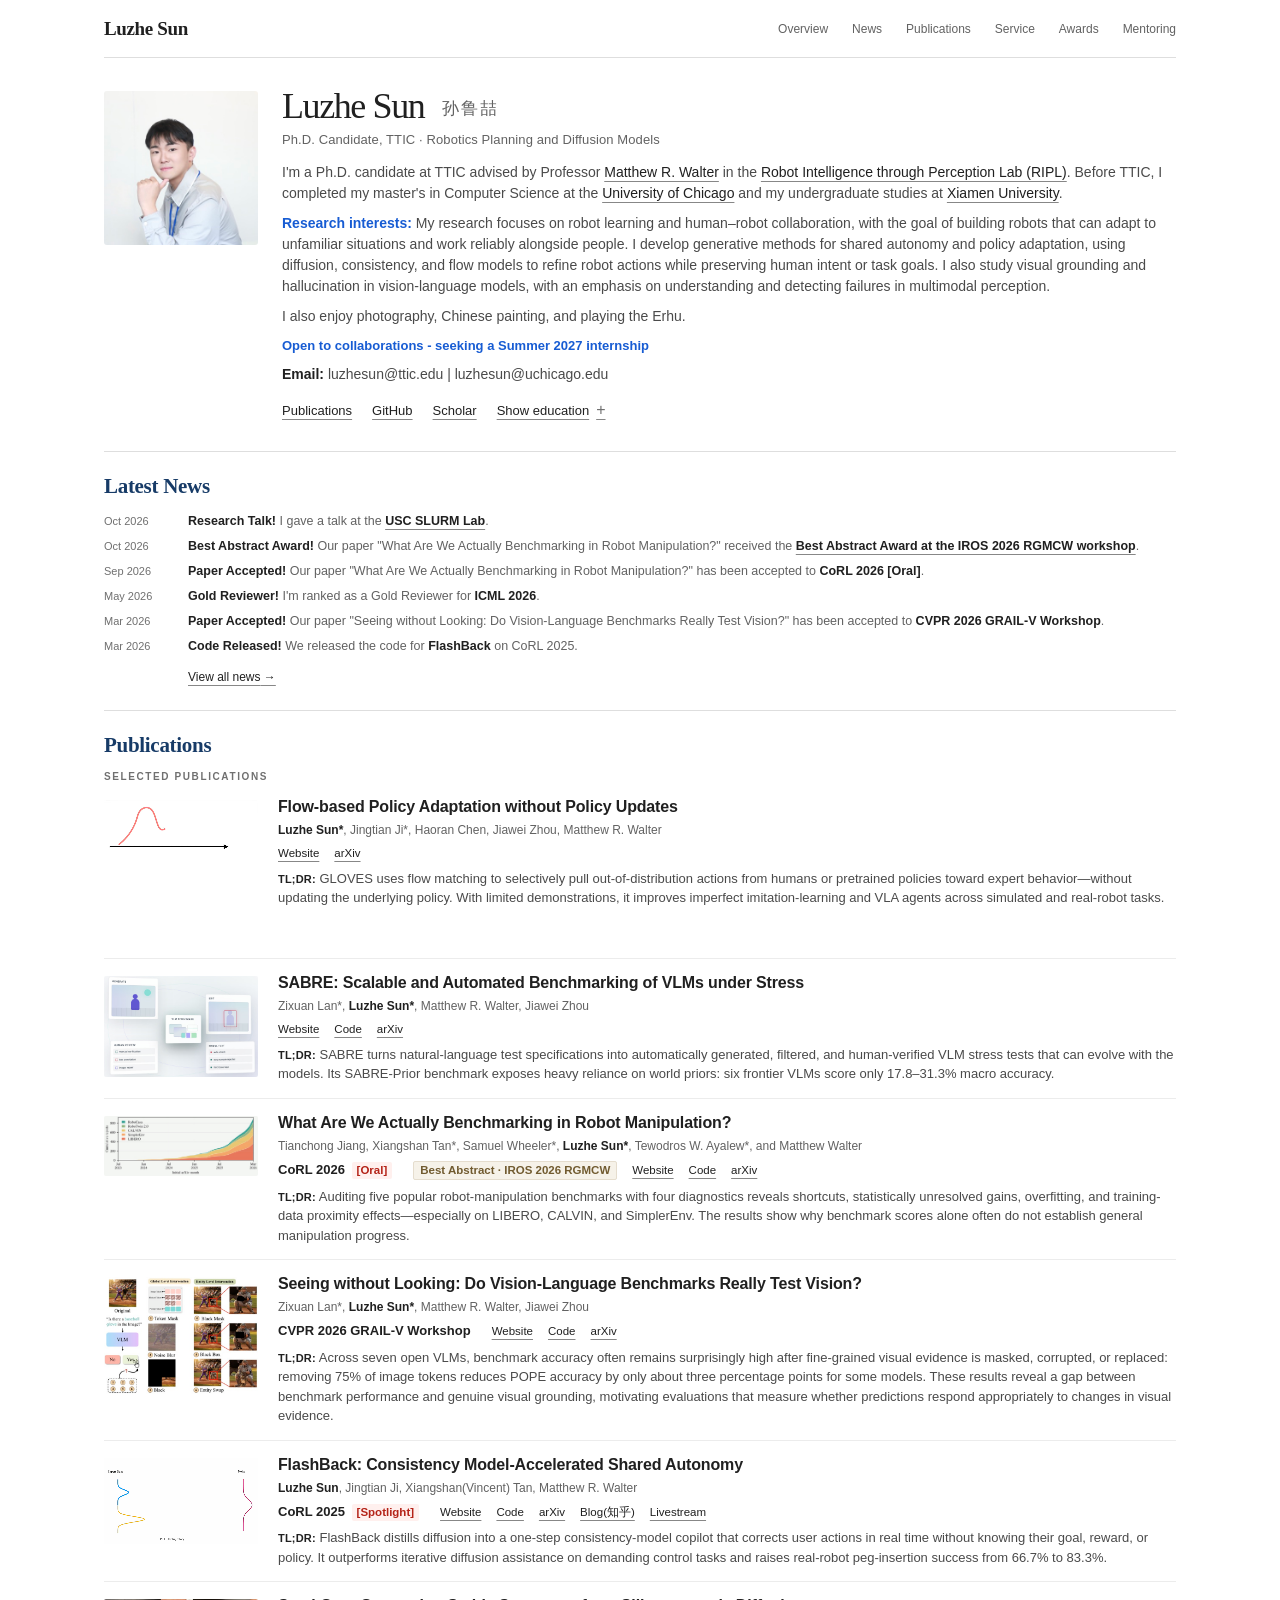
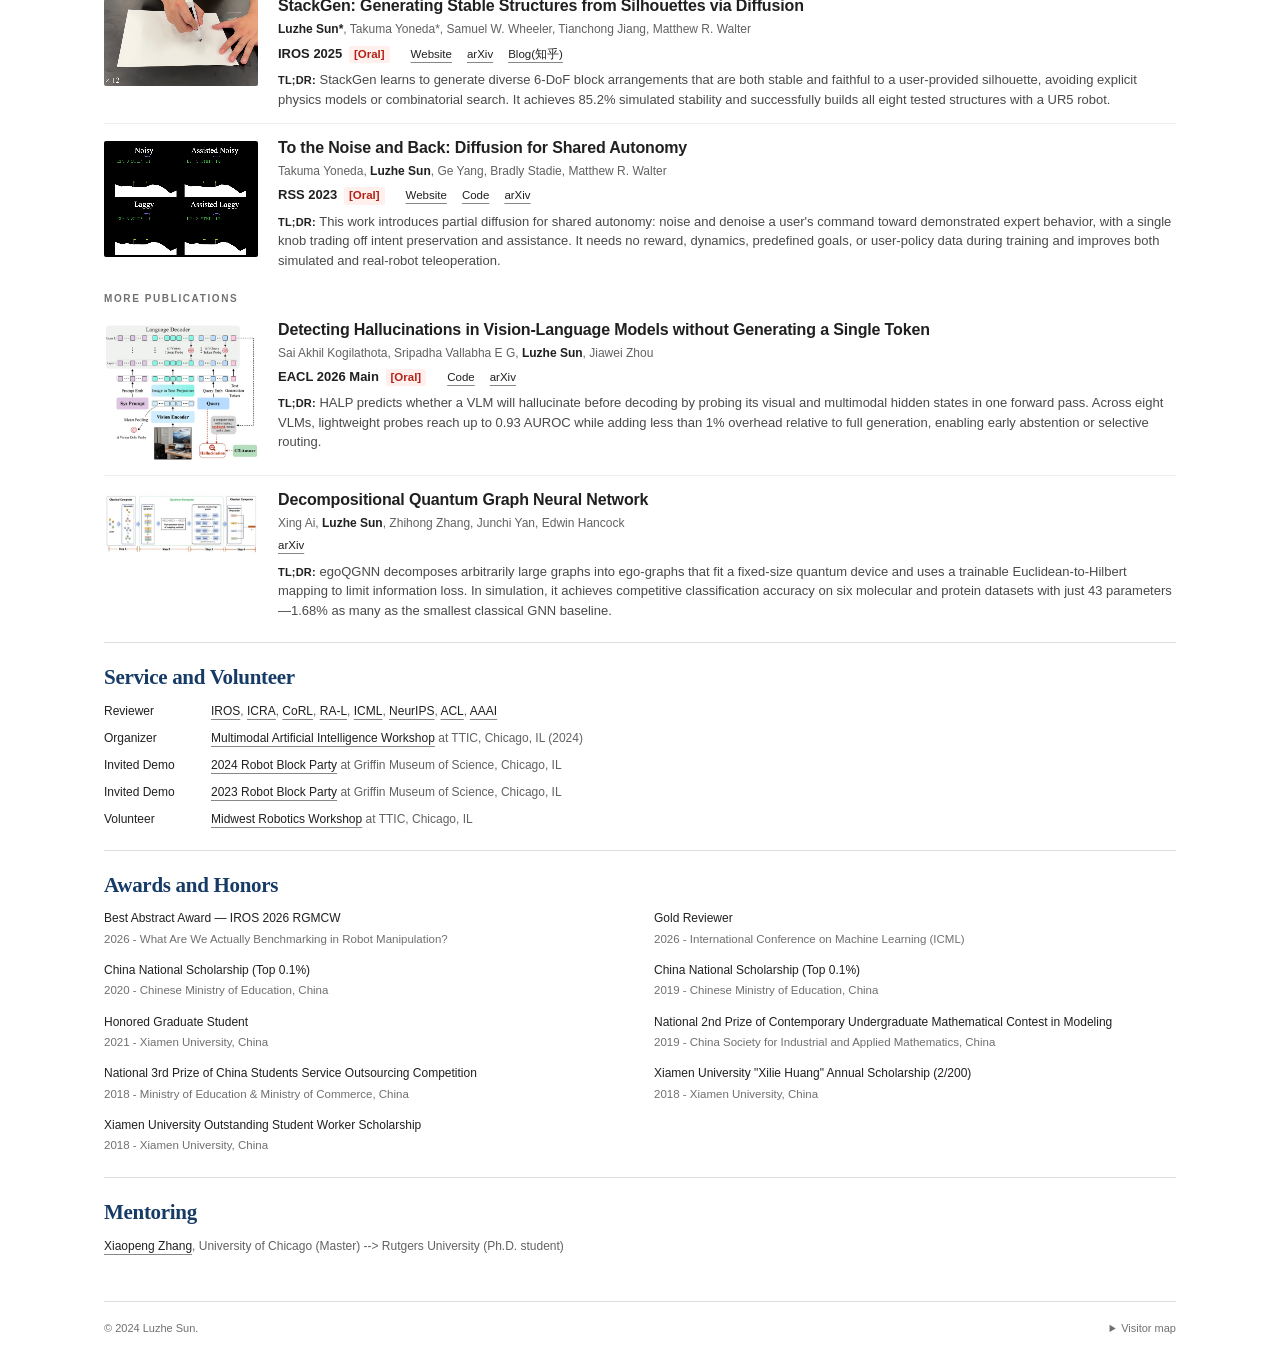
<file: index-2026-10-15.html>
<!doctype html>
<html lang="en">

<head>
    <title>Luzhe Sun — Research</title>
    <meta charset="utf-8">
    <meta name="viewport" content="width=device-width, initial-scale=1">
    <meta name="color-scheme" content="light dark">
    <meta name="description" content="Luzhe Sun, Ph.D. candidate at TTIC. Robotics planning, diffusion models, publications, news, awards, service, and projects.">
    <link rel="icon" type="image/svg+xml" href="img/logo/Tllokn-positive-black.svg" media="(prefers-color-scheme: light)">
    <link rel="icon" type="image/svg+xml" href="img/logo/Tllokn-positive-white.svg" media="(prefers-color-scheme: dark)">
    <link rel="shortcut icon" type="image/svg+xml" href="img/logo/Tllokn-positive-black.svg">
    <link rel="preload" as="image" href="img/optimized/profile-360.jpg" fetchpriority="high">
    <link rel="stylesheet" href="css/simple-theme.css?v=20261015-section-headings">
    <style>
        .hero {
            display: grid;
            grid-template-columns: 154px minmax(0, 1fr);
            gap: 24px;
            align-items: start;
            padding: 28px 0 26px;
        }

        .profile-photo {
            width: 154px;
            height: 154px;
            margin-top: 5px;
            object-fit: cover;
            border-radius: 3px;
        }

        .hero h1 {
            margin: 0 0 4px;
            font-family: var(--serif);
            font-size: clamp(30px, 3.5vw, 36px);
            font-weight: 500;
            line-height: 1.12;
            letter-spacing: -1.4px;
        }

        .name-chinese {
            display: inline-block;
            margin-left: 10px;
            color: var(--muted);
            font-family: "Songti SC", "STSong", "Noto Serif CJK SC", serif;
            font-size: 0.46em;
            font-weight: 400;
            letter-spacing: 2px;
            vertical-align: middle;
        }

        .hero-subtitle { margin: 0 0 12px; color: var(--muted); font-size: 13px; letter-spacing: 0.1px; }
        .hero-copy { margin: 0 0 9px; color: var(--copy); font-size: 14px; line-height: 1.5; }
        .hero-copy strong { color: var(--ink); font-weight: 600; }
        .hero-copy .hero-emphasis { color: var(--emphasis); font-weight: 650; text-decoration-color: currentColor; }
        .notice { margin: 2px 0 9px; color: var(--emphasis); font-size: 13px; font-weight: 700; }

        .action-row { display: flex; flex-wrap: wrap; align-items: center; gap: 6px 20px; margin-top: 10px; }

        .button, .education-toggle {
            display: inline-flex;
            align-items: center;
            gap: 7px;
            min-height: 30px;
            margin: 0;
            padding: 2px 0;
            border: 0;
            border-radius: 0;
            background: transparent;
            color: var(--accent);
            font-family: var(--sans);
            font-size: 13px;
            font-weight: 500;
            text-decoration: underline;
            text-decoration-color: var(--link-rule);
            text-decoration-thickness: 1px;
            text-underline-offset: 4px;
            cursor: pointer;
        }

        .button:hover, .education-toggle:hover { color: var(--ink); text-decoration-color: currentColor; }
        .button-icon { display: none; }
        .education-toggle::after { content: "+"; color: var(--quiet); font-size: 16px; font-weight: 400; }
        .education-toggle[aria-expanded="true"]::after { content: "−"; }
        .education-more { display: none; grid-template-columns: repeat(3, minmax(0, 1fr)); gap: 16px; margin-top: 10px; padding-top: 10px; border-top: 1px solid var(--soft-rule); }
        .education-more.expanded { display: grid; }
        .edu-degree { font-size: 12px; font-weight: 600; }
        .edu-school, .edu-year { color: var(--muted); font-size: 12px; line-height: 1.5; }
        .edu-year { margin-top: 3px; font-variant-numeric: tabular-nums; }

        .section {
            padding: 22px 0;
            border-top: 1px solid var(--rule);
        }

        .section-title {
            margin: 0 0 12px;
            font-family: var(--serif);
            font-size: 21px;
            font-weight: 600;
            line-height: 1.2;
            letter-spacing: -0.3px;
        }

        .news-list { display: grid; gap: 7px; }
        .news-item { display: grid; grid-template-columns: 70px minmax(0, 1fr); gap: 14px; }
        .news-date { padding-top: 1px; color: var(--quiet); font-size: 11px; font-variant-numeric: tabular-nums; white-space: nowrap; }
        .news-content { color: var(--muted); font-size: 12.5px; line-height: 1.45; }
        .news-content strong { color: var(--ink); font-weight: 600; }
        .view-all-news { margin-top: 10px; margin-left: 84px; }
        .view-all-news a { font-size: 12px; }
        .view-all-news a::after { content: " →"; }
        .view-all-news a:hover { text-decoration: underline; }

        .publication-group + .publication-group { margin-top: 22px; }
        .publication-group-title {
            margin: 2px 0 0;
            color: var(--quiet);
            font-size: 10px;
            font-weight: 600;
            line-height: 1.35;
            letter-spacing: 1.6px;
            text-transform: uppercase;
        }

        .publication-item {
            display: grid;
            grid-template-columns: 154px minmax(0, 1fr);
            gap: 20px;
            align-items: start;
            padding: 14px 0;
            border-bottom: 1px solid var(--soft-rule);
        }

        .publication-item:last-child { padding-bottom: 0; border-bottom: 0; }
        .publication-image { display: block; width: 154px; height: auto; margin-top: 3px; border-radius: 2px; object-fit: contain; background: #fff; }
        .publication-title { margin: 0 0 4px; font-size: 16px; font-weight: 650; line-height: 1.3; letter-spacing: -0.15px; }
        .publication-title a { color: var(--ink); text-decoration: none; }
        .publication-title a:hover { color: var(--accent); text-decoration: underline; }
        .publication-authors { margin-bottom: 4px; color: var(--muted); font-size: 12px; line-height: 1.45; }
        .publication-authors b { color: var(--ink); font-weight: 600; }
        .publication-buttons, .project-buttons { display: flex; flex-wrap: wrap; align-items: baseline; gap: 3px 15px; }
        .pill { display: inline-block; padding: 1px 0; color: var(--accent); font-size: 11.5px; font-weight: 500; line-height: 1.5; }
        .pill.venue {
            margin-right: 6px;
            color: var(--ink);
            font-size: 13px;
            font-weight: 750;
            text-decoration: none;
        }
        .pill.venue .recognition { font-size: 11.5px; }
        .pill.award { padding: 0 6px; border: 1px solid var(--award-border); border-radius: 2px; background: var(--award-bg); color: var(--award-ink); font-weight: 600; text-decoration: none; }
        .pill:hover { color: var(--ink); text-decoration: underline; }
        .publication-tldr { margin: 6px 0 0; color: var(--copy); font-size: 13px; line-height: 1.5; }
        .publication-tldr-label { color: var(--ink); font-size: 11px; font-weight: 600; letter-spacing: 0.2px; }

        .publication-media { position: relative; width: 154px; margin-top: 3px; }
        .publication-media .publication-image { margin-top: 0; }
        .preview-toggle {
            position: absolute;
            left: 6px;
            bottom: 6px;
            display: grid;
            place-items: center;
            width: 28px;
            height: 28px;
            padding: 0;
            border: 1px solid var(--rule);
            border-radius: 3px;
            background: var(--paper);
            color: var(--ink);
            cursor: pointer;
            opacity: 0;
        }
        .publication-media:hover .preview-toggle, .publication-media:focus-within .preview-toggle { opacity: 1; }
        @media (hover: none) { .preview-toggle { opacity: 1; } }
        .preview-toggle:hover { background: var(--surface); border-color: var(--muted); }
        .preview-toggle svg { width: 12px; height: 12px; }
        .preview-toggle .pause-icon { display: none; }
        .preview-toggle[aria-pressed="true"] .play-icon { display: none; }
        .preview-toggle[aria-pressed="true"] .pause-icon { display: block; }

        .service-list { display: grid; gap: 9px; }
        .service-item { display: grid; grid-template-columns: 92px minmax(0, 1fr); gap: 15px; }
        .service-role { color: var(--ink); font-size: 12px; font-weight: 500; }
        .service-details { color: var(--muted); font-size: 12px; }
        .service-details a:hover { text-decoration: underline; }
        .awards-list { display: grid; grid-template-columns: repeat(2, minmax(0, 1fr)); gap: 14px 28px; }
        .award-title { margin-bottom: 3px; font-size: 12px; font-weight: 500; line-height: 1.45; }
        .award-title a { color: inherit; font-weight: inherit; text-decoration: none; }
        .award-title a:hover { text-decoration: underline; }
        .award-details { color: var(--quiet); font-size: 11.5px; line-height: 1.5; font-variant-numeric: tabular-nums; }
        .mentorship-item { color: var(--muted); font-size: 12px; }
        .mentorship-item a { font-weight: 500; }
        .mentorship-item a:hover { text-decoration: underline; }

        .project-grid { display: grid; grid-template-columns: repeat(2, minmax(0, 1fr)); gap: 24px; }
        .video-shell { display: grid; place-items: center; aspect-ratio: 16 / 9; background: var(--surface); }
        .video-shell iframe { width: 100%; height: 100%; border: 0; }
        .video-load { border: 1px solid var(--rule); background: var(--paper); color: var(--accent); padding: 6px 12px; font-size: 12px; cursor: pointer; }
        .project-body { padding-top: 12px; }
        .project-title { margin: 0 0 5px; font-size: 14px; font-weight: 600; }
        .project-description { margin: 0 0 8px; color: var(--muted); font-size: 12px; }

        .visitor-map { text-align: right; }
        .visitor-map summary { color: var(--quiet); cursor: pointer; }
        #visitors { margin-top: 10px; width: 150px; min-height: 100px; }
        #visitors iframe { display: block; width: 150px; height: 100px; border: 0; }

        @media (max-width: 900px) {
            .nav-links { gap: 17px; }
            .hero { grid-template-columns: 112px minmax(0, 1fr); column-gap: 20px; }
            .profile-photo { width: 112px; height: 112px; }
            .section-title { font-size: 19px; }
            .publication-item { grid-template-columns: 116px minmax(0, 1fr); gap: 16px; }
            .publication-image, .publication-media { width: 116px; }
        }

        @media (max-width: 720px) {
            .menu-button { display: block; width: 36px; height: 36px; padding: 6px; border: 0; background: transparent; color: var(--ink); cursor: pointer; }
            .menu-button span { display: block; width: 18px; height: 1px; margin: 5px auto; background: currentColor; }
            .nav-links { display: none; position: absolute; top: 100%; right: 0; left: 0; z-index: 20; padding: 8px 20px 12px; border-bottom: 1px solid var(--rule); background: var(--paper); }
            .nav-links.open { display: grid; grid-template-columns: repeat(3, minmax(0, 1fr)); gap: 4px 12px; }
            .nav-links a { padding: 9px 0; }
            .hero { grid-template-columns: 92px minmax(0, 1fr); gap: 18px; padding: 24px 0 22px; }
            .profile-photo { width: 92px; height: 92px; }
            .hero h1 { font-size: 32px; }
            .hero-subtitle { font-size: 12px; }
            .hero-copy { font-size: 13px; }
            .section { padding: 20px 0; }
            .section-title { font-size: 21px; }
            .publication-group + .publication-group { margin-top: 16px; }
            .publication-title { font-size: 15px; }
            .publication-item { grid-template-columns: 116px minmax(0, 1fr); gap: 15px; }
            .awards-list { gap: 14px 20px; }
            .education-more { grid-template-columns: 1fr; gap: 14px; }
            .action-row { gap: 6px 18px; }
        }

        @media (max-width: 480px) {
            .hero { display: block; position: relative; }
            .profile-photo { float: right; width: 68px; height: 68px; margin: 0 0 12px 14px; }
            .hero h1 { font-size: 32px; padding-top: 1px; }
            .name-chinese { display: block; margin: 5px 0 0; font-size: 16px; line-height: 1.4; letter-spacing: 1.5px; }
            .hero-subtitle { clear: both; margin-top: 12px; margin-bottom: 10px; max-width: 290px; }
            .hero-copy { overflow-wrap: anywhere; }
            .notice { font-size: 12px; }
            .action-row { gap: 6px 16px; }
            .button, .education-toggle { font-size: 12px; }
            .news-item { grid-template-columns: 60px minmax(0, 1fr); gap: 12px; }
            .news-content { font-size: 12px; }
            .news-date { font-size: 10px; }
            .view-all-news { margin-left: 72px; }
            .publication-item { display: block; padding: 14px 0; }
            .publication-item::after { content: ""; display: block; clear: both; }
            .publication-item > .publication-image, .publication-media { float: right; width: 92px; max-width: 100%; margin: 2px 0 8px 12px; }
            .publication-media .publication-image { width: 100%; }
            .publication-title { font-size: 15px; }
            .publication-buttons, .publication-tldr { clear: both; }
            .publication-tldr { font-size: 13px; }
            .publication-buttons { gap: 3px 14px; }
            .pill { min-height: 28px; display: inline-flex; align-items: center; }
            .service-item { grid-template-columns: 80px minmax(0, 1fr); gap: 12px; }
            .awards-list, .project-grid { grid-template-columns: 1fr; }
        }

    </style>
</head>

<body>
    <a class="skip-link" href="#main-content">Skip to content</a>
    <header class="site-header">
        <div class="nav-wrap">
            <a href="#overview" class="brand">Luzhe Sun</a>
            <button class="menu-button" id="menuButton" type="button" aria-label="Toggle navigation" aria-controls="siteNav" aria-expanded="false">
                <span></span>
                <span></span>
                <span></span>
            </button>
            <nav class="nav-links" id="siteNav" aria-label="Primary">
                <a href="#overview">Overview</a>
                <a href="#news">News</a>
                <a href="#publications">Publications</a>
                <a href="#service">Service</a>
                <a href="#awards">Awards</a>
                <a href="#mentoring">Mentoring</a>
            </nav>
        </div>
    </header>

    <main class="page" id="main-content">
        <section class="hero" id="overview">
            <img src="img/optimized/profile-360.jpg" alt="Luzhe Sun" class="profile-photo" width="156" height="156" decoding="async" fetchpriority="high">
            <div>
                <h1>Luzhe Sun <span class="name-chinese" lang="zh">孙鲁喆</span></h1>
                <p class="hero-subtitle">Ph.D. Candidate, TTIC · Robotics Planning and Diffusion Models</p>
                <p class="hero-copy">
                    I'm a Ph.D. candidate at TTIC advised by Professor <a href="https://home.ttic.edu/~mwalter/">Matthew R. Walter</a> in the <a href="https://ttic.edu/ripl/">Robot Intelligence through Perception Lab (RIPL)</a>.
                    Before TTIC, I completed my master's in Computer Science at the <a href="https://masters.cs.uchicago.edu/">University of Chicago</a> and my undergraduate studies at <a href="https://informatics.xmu.edu.cn/en/index.htm">Xiamen University</a>.
                </p>
                <p class="hero-copy">
                    <strong class="hero-emphasis">Research interests:</strong> My research focuses on robot learning and human–robot collaboration, with the goal of building robots that can adapt to unfamiliar situations and work reliably alongside people. I develop generative methods for shared autonomy and policy adaptation, using diffusion, consistency, and flow models to refine robot actions while preserving human intent or task goals. I also study visual grounding and hallucination in vision-language models, with an emphasis on understanding and detecting failures in multimodal perception.
                </p>
                <p class="hero-copy">I also enjoy photography, Chinese painting, and playing the Erhu.</p>
                <div class="notice">Open to collaborations - seeking a Summer 2027 internship</div>
                <p class="hero-copy"><strong>Email:</strong> luzhesun@ttic.edu | luzhesun@uchicago.edu</p>
                <div class="action-row">
                    <a href="#publications" class="button primary">
                        <svg class="button-icon" viewBox="0 0 24 24" aria-hidden="true">
                            <path d="M7 4h8l4 4v12H7z" fill="none" stroke="currentColor" stroke-width="2" stroke-linejoin="round"></path>
                            <path d="M15 4v4h4M10 12h6M10 16h6" fill="none" stroke="currentColor" stroke-width="2" stroke-linecap="round" stroke-linejoin="round"></path>
                        </svg>
                        <span>Publications</span>
                    </a>
                    <a href="https://github.com/Tllokn" class="button" target="_blank" rel="noopener">
                        <svg class="button-icon" viewBox="0 0 24 24" aria-hidden="true">
                            <path d="M12 2.5A9.5 9.5 0 0 0 9 21c.5.1.7-.2.7-.5v-1.9c-2.8.6-3.4-1.1-3.4-1.1-.5-1.1-1.1-1.4-1.1-1.4-.9-.6.1-.6.1-.6 1 .1 1.6 1.1 1.6 1.1.9 1.5 2.4 1.1 2.9.8.1-.7.4-1.1.7-1.4-2.2-.3-4.6-1.1-4.6-5A3.9 3.9 0 0 1 7 8.3c-.1-.3-.5-1.3.1-2.7 0 0 .9-.3 2.8 1a9.7 9.7 0 0 1 5.2 0c2-1.3 2.8-1 2.8-1 .6 1.4.2 2.4.1 2.7a3.9 3.9 0 0 1 1.1 2.8c0 3.8-2.3 4.7-4.6 5 .4.3.7 1 .7 2v2.4c0 .3.2.6.7.5A9.5 9.5 0 0 0 12 2.5z" fill="currentColor"></path>
                        </svg>
                        <span>GitHub</span>
                    </a>
                    <a href="https://scholar.google.com/citations?hl=en&amp;user=UH_AxUQAAAAJ" class="button" target="_blank" rel="noopener">
                        <svg class="button-icon" viewBox="0 0 24 24" aria-hidden="true">
                            <path d="M3 9.5 12 5l9 4.5-9 4.5z" fill="none" stroke="currentColor" stroke-width="2" stroke-linejoin="round"></path>
                            <path d="M7 12v4c0 1.4 2.2 2.5 5 2.5s5-1.1 5-2.5v-4" fill="none" stroke="currentColor" stroke-width="2" stroke-linejoin="round"></path>
                        </svg>
                        <span>Scholar</span>
                    </a>
                    <button class="education-toggle" id="educationToggle" type="button" aria-expanded="false" aria-controls="educationMore">
                        <svg class="button-icon" viewBox="0 0 24 24" aria-hidden="true">
                            <path d="M4 5h7a3 3 0 0 1 3 3v11a3 3 0 0 0-3-3H4zM20 5h-7a3 3 0 0 0-3 3v11a3 3 0 0 1 3-3h7z" fill="none" stroke="currentColor" stroke-width="2" stroke-linejoin="round"></path>
                        </svg>
                        <span class="education-toggle-text">Show education</span>
                    </button>
                </div>
                <div class="education-more" id="educationMore">
                    <div class="education-item">
                        <div class="edu-degree">Ph.D. in Computer Science</div>
                        <div class="edu-school">Toyota Technological Institute at Chicago</div>
                        <div class="edu-year">2023 - Present</div>
                    </div>
                    <div class="education-item">
                        <div class="edu-degree">Master of Computer Science</div>
                        <div class="edu-school">University of Chicago</div>
                        <div class="edu-year">2021 - 2022</div>
                    </div>
                    <div class="education-item">
                        <div class="edu-degree">B.Eng in Information Science, Graduated With Honor</div>
                        <div class="edu-school">Xiamen University</div>
                        <div class="edu-year">2017 - 2021</div>
                    </div>
                </div>
            </div>
        </section>

        <section class="section" id="news">
            <h2 class="section-title">Latest News</h2>
            <div class="news-list">
                <div class="news-item">
                    <div class="news-date">Oct 2026</div>
                    <div class="news-content"><span class="news-highlight">Research Talk!</span> I gave a talk at the <a href="https://slurm-lab-usc.github.io/" class="news-highlight">USC SLURM Lab</a>.</div>
                </div>
                <div class="news-item">
                    <div class="news-date">Oct 2026</div>
                    <div class="news-content"><span class="news-highlight">Best Abstract Award!</span> Our paper "What Are We Actually Benchmarking in Robot Manipulation?" received the <a href="https://sites.google.com/view/rgmcw2026" class="news-highlight">Best Abstract Award at the IROS 2026 RGMCW workshop</a>.</div>
                </div>
                <div class="news-item">
                    <div class="news-date">Sep 2026</div>
                    <div class="news-content"><span class="news-highlight">Paper Accepted!</span> Our paper "What Are We Actually Benchmarking in Robot Manipulation?" has been accepted to <span class="news-highlight">CoRL 2026 [Oral]</span>.</div>
                </div>
                <div class="news-item">
                    <div class="news-date">May 2026</div>
                    <div class="news-content"><span class="news-highlight">Gold Reviewer!</span> I'm ranked as a Gold Reviewer for <span class="news-highlight">ICML 2026</span>.</div>
                </div>
                <div class="news-item">
                    <div class="news-date">Mar 2026</div>
                    <div class="news-content"><span class="news-highlight">Paper Accepted!</span> Our paper "Seeing without Looking: Do Vision-Language Benchmarks Really Test Vision?" has been accepted to <span class="news-highlight">CVPR 2026 GRAIL-V Workshop</span>.</div>
                </div>
                <div class="news-item">
                    <div class="news-date">Mar 2026</div>
                    <div class="news-content"><span class="news-highlight">Code Released!</span> We released the code for <span class="news-highlight">FlashBack</span> on CoRL 2025.</div>
                </div>
            </div>
            <div class="view-all-news"><a href="news.html">View all news</a></div>
        </section>

        <section class="section" id="publications">
            <h2 class="section-title">Publications</h2>

            <div class="publication-group">
                <h3 class="publication-group-title">Selected Publications</h3>

                <article class="publication-item">
                    <div class="publication-media">
                        <video class="publication-image" width="154" autoplay muted loop playsinline preload="metadata" poster="img/optimized/2026-flow-based-policy-adaptation.jpg" aria-label="Flow-based Policy Adaptation video preview">
                            <source src="video/2026-flow-based-policy-adaptation.webm" type="video/webm">
                        </video>
                        <button class="preview-toggle" type="button" aria-label="Play Flow-based Policy Adaptation video preview" aria-pressed="false">
                            <svg class="play-icon" viewBox="0 0 12 12" aria-hidden="true"><path d="M3 1.5 10 6 3 10.5z" fill="currentColor"></path></svg>
                            <svg class="pause-icon" viewBox="0 0 12 12" aria-hidden="true"><path d="M3 2v8M9 2v8" fill="none" stroke="currentColor" stroke-width="2"></path></svg>
                        </button>
                    </div>
                    <div>
                        <h3 class="publication-title"><a href="https://arxiv.org/abs/2606.06461">Flow-based Policy Adaptation without Policy Updates</a></h3>
                        <div class="publication-authors"><b>Luzhe Sun*</b>, Jingtian Ji*, Haoran Chen, Jiawei Zhou, Matthew R. Walter</div>
                        <div class="publication-buttons">
                            <a href="https://ripl.github.io/GLOVES_web/" class="pill website">Website</a>
                            <a href="https://arxiv.org/abs/2606.06461" class="pill arxiv">arXiv</a>
                        </div>
                        <p class="publication-tldr"><span class="publication-tldr-label">TL;DR:</span> GLOVES uses flow matching to selectively pull out-of-distribution actions from humans or pretrained policies toward expert behavior—without updating the underlying policy. With limited demonstrations, it improves imperfect imitation-learning and VLA agents across simulated and real-robot tasks.</p>
                    </div>
                </article>

                <article class="publication-item">
                    <img src="img/optimized/2026-sabre.jpg" alt="SABRE VLM benchmarking pipeline" class="publication-image" loading="lazy" decoding="async" width="154">
                    <div>
                        <h3 class="publication-title"><a href="https://arxiv.org/abs/2608.07435">SABRE: Scalable and Automated Benchmarking of VLMs under Stress</a></h3>
                        <div class="publication-authors">Zixuan Lan*, <b>Luzhe Sun*</b>, Matthew R. Walter, Jiawei Zhou</div>
                        <div class="publication-buttons">
                            <a href="https://zesearch.github.io/vlm-SABRE/" class="pill website">Website</a>
                            <a href="https://github.com/Zesearch/vlm-SABRE" class="pill code">Code</a>
                            <a href="https://arxiv.org/abs/2608.07435" class="pill arxiv">arXiv</a>
                        </div>
                        <p class="publication-tldr"><span class="publication-tldr-label">TL;DR:</span> SABRE turns natural-language test specifications into automatically generated, filtered, and human-verified VLM stress tests that can evolve with the models. Its SABRE-Prior benchmark exposes heavy reliance on world priors: six frontier VLMs score only 17.8–31.3% macro accuracy.</p>
                    </div>
                </article>

                <article class="publication-item">
                    <img src="img/optimized/2026-what-are-we-actually-benchmarking.jpg" alt="Robot manipulation benchmark audit chart" class="publication-image" loading="lazy" decoding="async" width="154">
                    <div>
                        <h3 class="publication-title"><a href="https://arxiv.org/abs/2606.04233">What Are We Actually Benchmarking in Robot Manipulation?</a></h3>
                        <div class="publication-authors">Tianchong Jiang, Xiangshan Tan*, Samuel Wheeler*, <b>Luzhe Sun*</b>, Tewodros W. Ayalew*, and Matthew Walter</div>
                        <div class="publication-buttons">
                            <a href="https://www.corl.org/" class="pill venue">CoRL 2026 <strong class="recognition">[Oral]</strong></a>
                            <a href="https://sites.google.com/view/rgmcw2026" class="pill award">Best Abstract · IROS 2026 RGMCW</a>
                            <a href="https://ripl.github.io/manipulation_benchmark_audit/" class="pill website">Website</a>
                            <a href="https://github.com/ripl/ManipulationBenchmarkAudit" class="pill code">Code</a>
                            <a href="https://arxiv.org/abs/2606.04233" class="pill arxiv">arXiv</a>
                        </div>
                        <p class="publication-tldr"><span class="publication-tldr-label">TL;DR:</span> Auditing five popular robot-manipulation benchmarks with four diagnostics reveals shortcuts, statistically unresolved gains, overfitting, and training-data proximity effects—especially on LIBERO, CALVIN, and SimplerEnv. The results show why benchmark scores alone often do not establish general manipulation progress.</p>
                    </div>
                </article>

                <article class="publication-item">
                    <img src="img/optimized/2026-seeing-without-looking.jpg" alt="CVPR 2026 workshop paper thumbnail" class="publication-image" loading="lazy" decoding="async" width="154">
                    <div>
                        <h3 class="publication-title"><a href="https://arxiv.org/abs/2605.22903">Seeing without Looking: Do Vision-Language Benchmarks Really Test Vision?</a></h3>
                        <div class="publication-authors">Zixuan Lan*, <b>Luzhe Sun*</b>, Matthew R. Walter, Jiawei Zhou</div>
                        <div class="publication-buttons">
                            <a href="https://openreview.net/forum?id=BBnoQFzIQi" class="pill venue">CVPR 2026 GRAIL-V Workshop</a>
                            <a href="https://zesearch.github.io/vlm-seeing-without-looking/" class="pill website">Website</a>
                            <a href="https://github.com/Zesearch/vlm-seeing-without-looking" class="pill code">Code</a>
                            <a href="https://arxiv.org/abs/2605.22903" class="pill arxiv">arXiv</a>
                        </div>
                        <p class="publication-tldr"><span class="publication-tldr-label">TL;DR:</span> Across seven open VLMs, benchmark accuracy often remains surprisingly high after fine-grained visual evidence is masked, corrupted, or replaced: removing 75% of image tokens reduces POPE accuracy by only about three percentage points for some models. These results reveal a gap between benchmark performance and genuine visual grounding, motivating evaluations that measure whether predictions respond appropriately to changes in visual evidence.</p>
                    </div>
                </article>

                <article class="publication-item">
                    <div class="publication-media">
                        <video class="publication-image" width="154" autoplay muted loop playsinline preload="metadata" poster="img/optimized/2025-flashback.jpg" aria-label="FlashBack video preview">
                            <source src="video/2025-flashback.webm" type="video/webm">
                        </video>
                        <button class="preview-toggle" type="button" aria-label="Play FlashBack video preview" aria-pressed="false">
                            <svg class="play-icon" viewBox="0 0 12 12" aria-hidden="true"><path d="M3 1.5 10 6 3 10.5z" fill="currentColor"></path></svg>
                            <svg class="pause-icon" viewBox="0 0 12 12" aria-hidden="true"><path d="M3 2v8M9 2v8" fill="none" stroke="currentColor" stroke-width="2"></path></svg>
                        </button>
                    </div>
                    <div>
                        <h3 class="publication-title"><a href="https://arxiv.org/abs/2505.16892">FlashBack: Consistency Model-Accelerated Shared Autonomy</a></h3>
                        <div class="publication-authors"><b>Luzhe Sun</b>, Jingtian Ji, Xiangshan(Vincent) Tan, Matthew R. Walter</div>
                        <div class="publication-buttons">
                            <a href="https://openreview.net/forum?id=zk4fRmHF0Q" class="pill venue">CoRL 2025 <strong class="recognition">[Spotlight]</strong></a>
                            <a href="https://ripl.github.io/CSA-website/" class="pill website">Website</a>
                            <a href="https://github.com/ripl/FlashBackSharedAutonomy" class="pill code">Code</a>
                            <a href="https://arxiv.org/abs/2505.16892" class="pill arxiv">arXiv</a>
                            <a href="https://zhuanlan.zhihu.com/p/1952228115234414777" class="pill">Blog(知乎)</a>
                            <a href="https://www.bilibili.com/video/BV1dqWSzCEZQ?t=4.1" class="pill">Livestream</a>
                        </div>
                        <p class="publication-tldr"><span class="publication-tldr-label">TL;DR:</span> FlashBack distills diffusion into a one-step consistency-model copilot that corrects user actions in real time without knowing their goal, reward, or policy. It outperforms iterative diffusion assistance on demanding control tasks and raises real-robot peg-insertion success from 66.7% to 83.3%.</p>
                    </div>
                </article>

                <article class="publication-item">
                    <div class="publication-media">
                        <video class="publication-image" width="154" autoplay muted loop playsinline preload="metadata" poster="img/optimized/2025-stackgen.jpg" aria-label="StackGen video preview">
                            <source src="video/2025-stackgen.webm" type="video/webm">
                        </video>
                        <button class="preview-toggle" type="button" aria-label="Play StackGen video preview" aria-pressed="false">
                            <svg class="play-icon" viewBox="0 0 12 12" aria-hidden="true"><path d="M3 1.5 10 6 3 10.5z" fill="currentColor"></path></svg>
                            <svg class="pause-icon" viewBox="0 0 12 12" aria-hidden="true"><path d="M3 2v8M9 2v8" fill="none" stroke="currentColor" stroke-width="2"></path></svg>
                        </button>
                    </div>
                    <div>
                        <h3 class="publication-title"><a href="https://arxiv.org/abs/2409.18098">StackGen: Generating Stable Structures from Silhouettes via Diffusion</a></h3>
                        <div class="publication-authors"><b>Luzhe Sun*</b>, Takuma Yoneda*, Samuel W. Wheeler, Tianchong Jiang, Matthew R. Walter</div>
                        <div class="publication-buttons">
                            <a href="https://doi.org/10.1109/IROS60139.2025.11247239" class="pill venue">IROS 2025 <strong class="recognition">[Oral]</strong></a>
                            <a href="https://ripl.github.io/StackGen/" class="pill website">Website</a>
                            <a href="https://arxiv.org/abs/2409.18098" class="pill arxiv">arXiv</a>
                            <a href="https://zhuanlan.zhihu.com/p/1946751889225024585" class="pill">Blog(知乎)</a>
                        </div>
                        <p class="publication-tldr"><span class="publication-tldr-label">TL;DR:</span> StackGen learns to generate diverse 6-DoF block arrangements that are both stable and faithful to a user-provided silhouette, avoiding explicit physics models or combinatorial search. It achieves 85.2% simulated stability and successfully builds all eight tested structures with a UR5 robot.</p>
                    </div>
                </article>

                <article class="publication-item">
                    <div class="publication-media">
                        <video class="publication-image" width="154" autoplay muted loop playsinline preload="metadata" poster="img/optimized/2023-to-the-noise-and-back.jpg" aria-label="To the Noise and Back video preview">
                            <source src="video/2023-to-the-noise-and-back.webm" type="video/webm">
                        </video>
                        <button class="preview-toggle" type="button" aria-label="Play To the Noise and Back video preview" aria-pressed="false">
                            <svg class="play-icon" viewBox="0 0 12 12" aria-hidden="true"><path d="M3 1.5 10 6 3 10.5z" fill="currentColor"></path></svg>
                            <svg class="pause-icon" viewBox="0 0 12 12" aria-hidden="true"><path d="M3 2v8M9 2v8" fill="none" stroke="currentColor" stroke-width="2"></path></svg>
                        </button>
                    </div>
                    <div>
                        <h3 class="publication-title"><a href="https://arxiv.org/abs/2302.12244">To the Noise and Back: Diffusion for Shared Autonomy</a></h3>
                        <div class="publication-authors">Takuma Yoneda, <b>Luzhe Sun</b>, Ge Yang, Bradly Stadie, Matthew R. Walter</div>
                        <div class="publication-buttons">
                            <a href="https://roboticsconference.org/2023/program/papers/014/" class="pill venue">RSS 2023 <strong class="recognition">[Oral]</strong></a>
                            <a href="https://diffusion-for-shared-autonomy.github.io/" class="pill website">Website</a>
                            <a href="https://github.com/ripl/diffusion-for-shared-autonomy" class="pill code">Code</a>
                            <a href="https://arxiv.org/abs/2302.12244" class="pill arxiv">arXiv</a>
                        </div>
                        <p class="publication-tldr"><span class="publication-tldr-label">TL;DR:</span> This work introduces partial diffusion for shared autonomy: noise and denoise a user's command toward demonstrated expert behavior, with a single knob trading off intent preservation and assistance. It needs no reward, dynamics, predefined goals, or user-policy data during training and improves both simulated and real-robot teleoperation.</p>
                    </div>
                </article>
            </div>

            <div class="publication-group">
                <h3 class="publication-group-title">More Publications</h3>

                <article class="publication-item">
                    <img src="img/optimized/2026-detecting-hallucinations.jpg" alt="EACL 2026 hallucination paper thumbnail" class="publication-image" loading="lazy" decoding="async" width="154">
                    <div>
                        <h3 class="publication-title"><a href="https://arxiv.org/abs/2603.05465">Detecting Hallucinations in Vision-Language Models without Generating a Single Token</a></h3>
                        <div class="publication-authors">Sai Akhil Kogilathota, Sripadha Vallabha E G, <b>Luzhe Sun</b>, Jiawei Zhou</div>
                        <div class="publication-buttons">
                            <a href="https://aclanthology.org/2026.eacl-long.287/" class="pill venue">EACL 2026 Main <strong class="recognition">[Oral]</strong></a>
                            <a href="https://github.com/Zesearch/HALP" class="pill code">Code</a>
                            <a href="https://arxiv.org/abs/2603.05465" class="pill arxiv">arXiv</a>
                        </div>
                        <p class="publication-tldr"><span class="publication-tldr-label">TL;DR:</span> HALP predicts whether a VLM will hallucinate before decoding by probing its visual and multimodal hidden states in one forward pass. Across eight VLMs, lightweight probes reach up to 0.93 AUROC while adding less than 1% overhead relative to full generation, enabling early abstention or selective routing.</p>
                    </div>
                </article>

                <article class="publication-item">
                    <img src="img/optimized/2022-decompositional-quantum-gnn.jpg" alt="Quantum GNN paper thumbnail" class="publication-image" loading="lazy" decoding="async" width="154">
                    <div>
                        <h3 class="publication-title"><a href="https://arxiv.org/abs/2201.05158">Decompositional Quantum Graph Neural Network</a></h3>
                        <div class="publication-authors">Xing Ai, <b>Luzhe Sun</b>, Zhihong Zhang, Junchi Yan, Edwin Hancock</div>
                        <div class="publication-buttons">
                            <a href="https://arxiv.org/abs/2201.05158" class="pill arxiv">arXiv</a>
                        </div>
                        <p class="publication-tldr"><span class="publication-tldr-label">TL;DR:</span> egoQGNN decomposes arbitrarily large graphs into ego-graphs that fit a fixed-size quantum device and uses a trainable Euclidean-to-Hilbert mapping to limit information loss. In simulation, it achieves competitive classification accuracy on six molecular and protein datasets with just 43 parameters—1.68% as many as the smallest classical GNN baseline.</p>
                    </div>
                </article>
            </div>
        </section>

        <section class="section" id="service">
            <h2 class="section-title">Service and Volunteer</h2>
            <div class="service-list">
                <div class="service-item">
                    <div class="service-role">Reviewer</div>
                    <div class="service-details">
                        <a href="https://www.ieee-iros.org/">IROS</a>, <a href="https://www.ieee-icra.org/">ICRA</a>, <a href="https://www.corl.org/">CoRL</a>, <a href="https://www.ieee-ras.org/publications/ra-l">RA-L</a>, <a href="https://icml.cc/">ICML</a>, <a href="https://neurips.cc/">NeurIPS</a>, <a href="https://www.aclweb.org/">ACL</a>, <a href="https://aaai.org/">AAAI</a>
                    </div>
                </div>
                <div class="service-item">
                    <div class="service-role">Organizer</div>
                    <div class="service-details"><a href="https://sites.google.com/view/multimodal-ai-ttic-2024/home">Multimodal Artificial Intelligence Workshop</a> at TTIC, Chicago, IL (2024)</div>
                </div>
                <div class="service-item">
                    <div class="service-role">Invited Demo</div>
                    <div class="service-details"><a href="https://www.msichicago.org/explore/whats-here/events/robot-block-party">2024 Robot Block Party</a> at Griffin Museum of Science, Chicago, IL</div>
                </div>
                <div class="service-item">
                    <div class="service-role">Invited Demo</div>
                    <div class="service-details"><a href="https://www.msichicago.org/explore/whats-here/events/robot-block-party">2023 Robot Block Party</a> at Griffin Museum of Science, Chicago, IL</div>
                </div>
                <div class="service-item">
                    <div class="service-role">Volunteer</div>
                    <div class="service-details"><a href="https://ttic.edu/mwrw/">Midwest Robotics Workshop</a> at TTIC, Chicago, IL</div>
                </div>
            </div>
        </section>

        <section class="section" id="awards">
            <h2 class="section-title">Awards and Honors</h2>
            <div class="awards-list">
                <div class="award-item">
                    <div class="award-title"><a href="https://sites.google.com/view/rgmcw2026">Best Abstract Award — IROS 2026 RGMCW</a></div>
                    <div class="award-details">2026 - What Are We Actually Benchmarking in Robot Manipulation?</div>
                </div>
                <div class="award-item">
                    <div class="award-title">Gold Reviewer</div>
                    <div class="award-details">2026 - International Conference on Machine Learning (ICML)</div>
                </div>
                <div class="award-item">
                    <div class="award-title">China National Scholarship (Top 0.1%)</div>
                    <div class="award-details">2020 - Chinese Ministry of Education, China</div>
                </div>
                <div class="award-item">
                    <div class="award-title">China National Scholarship (Top 0.1%)</div>
                    <div class="award-details">2019 - Chinese Ministry of Education, China</div>
                </div>
                <div class="award-item">
                    <div class="award-title">Honored Graduate Student</div>
                    <div class="award-details">2021 - Xiamen University, China</div>
                </div>
                <div class="award-item">
                    <div class="award-title">National 2nd Prize of Contemporary Undergraduate Mathematical Contest in Modeling</div>
                    <div class="award-details">2019 - China Society for Industrial and Applied Mathematics, China</div>
                </div>
                <div class="award-item">
                    <div class="award-title">National 3rd Prize of China Students Service Outsourcing Competition</div>
                    <div class="award-details">2018 - Ministry of Education &amp; Ministry of Commerce, China</div>
                </div>
                <div class="award-item">
                    <div class="award-title">Xiamen University "Xilie Huang" Annual Scholarship (2/200)</div>
                    <div class="award-details">2018 - Xiamen University, China</div>
                </div>
                <div class="award-item">
                    <div class="award-title">Xiamen University Outstanding Student Worker Scholarship</div>
                    <div class="award-details">2018 - Xiamen University, China</div>
                </div>
            </div>
        </section>

        <section class="section" id="mentoring">
            <h2 class="section-title">Mentoring</h2>
            <div class="mentorship-list">
                <div class="mentorship-item">
                    <a href="https://xpengzxp.github.io/">Xiaopeng Zhang</a>, University of Chicago (Master) --&gt; Rutgers University (Ph.D. student)
                </div>
            </div>
        </section>

        <section class="section" id="projects" hidden>
            <h2 class="section-title">Projects</h2>
            <div class="project-grid">
                <article class="project-card">
                    <div class="video-shell">
                        <button class="video-load" type="button" data-video-src="https://www.youtube.com/embed/ldNHdsU3KME" data-video-title="Embodied ChatGPT video">Load video</button>
                    </div>
                    <div class="project-body">
                        <h3 class="project-title">Embodied ChatGPT | Robot Block Party 2023</h3>
                        <p class="project-description">
                            Implemented Code as Policies on a UR5 robot so it could respond to voice commands and execute tasks. Presented at the 2023 National Robotics Week at MSI Chicago and the 2023 South Side Science Festival.
                        </p>
                    </div>
                </article>

                <article class="project-card">
                    <div class="video-shell">
                        <button class="video-load" type="button" data-video-src="https://www.youtube.com/embed/UL26MJ7HQgY" data-video-title="AI travel assistant app video">Load video</button>
                    </div>
                    <div class="project-body">
                        <h3 class="project-title">AI Transnational Free Travel Assistant APP</h3>
                        <p class="project-description">
                            AI travel assistant for independent tourists from China and Japan, covering attractions, restaurants, accommodation, transportation, and language barriers.
                        </p>
                        <div class="project-buttons">
                            <a href="https://github.com/Tllokn/AI-Transnational-Free-Travel-Assistant-APP" class="pill">GitHub</a>
                        </div>
                    </div>
                </article>
            </div>
        </section>
    </main>

    <footer class="footer">
        <div class="footer-inner">
            <div>&copy; 2024 Luzhe Sun.</div>
            <details class="visitor-map" id="visitorMap">
                <summary>Visitor map</summary>
                <div id="visitors" aria-label="Visitor map"></div>
            </details>
        </div>
    </footer>

    <script>
        const nav = document.getElementById("siteNav");
        const menuButton = document.getElementById("menuButton");

        menuButton.addEventListener("click", () => {
            const isOpen = nav.classList.toggle("open");
            menuButton.setAttribute("aria-expanded", String(isOpen));
        });

        nav.querySelectorAll("a").forEach((link) => {
            link.addEventListener("click", () => {
                nav.classList.remove("open");
                menuButton.setAttribute("aria-expanded", "false");
            });
        });

        const educationToggle = document.getElementById("educationToggle");
        const educationMore = document.getElementById("educationMore");
        const educationToggleText = educationToggle.querySelector(".education-toggle-text");

        educationToggle.addEventListener("click", () => {
            const expanded = educationMore.classList.toggle("expanded");
            educationToggle.setAttribute("aria-expanded", String(expanded));
            educationToggleText.textContent = expanded ? "Hide education" : "Show education";
        });

        document.querySelectorAll(".video-load").forEach((button) => {
            button.addEventListener("click", () => {
                const iframe = document.createElement("iframe");
                iframe.src = `${button.dataset.videoSrc}?autoplay=1`;
                iframe.title = button.dataset.videoTitle;
                iframe.loading = "lazy";
                iframe.allow = "accelerometer; autoplay; encrypted-media; gyroscope; picture-in-picture; web-share";
                iframe.allowFullscreen = true;
                button.parentElement.replaceChildren(iframe);
            });
        });

        const loadVisitorMap = () => {
            const visitors = document.getElementById("visitors");
            if (!visitors || visitors.querySelector("iframe")) return;

            const frame = document.createElement("iframe");
            frame.title = "Visitor map";
            frame.loading = "lazy";
            frame.src = "visitor-map.html";
            visitors.appendChild(frame);
        };

        document.getElementById("visitorMap").addEventListener("toggle", (event) => {
            if (event.currentTarget.open) loadVisitorMap();
        });

        document.querySelectorAll(".publication-media").forEach((media) => {
            const video = media.querySelector("video");
            const button = media.querySelector(".preview-toggle");
            const label = video.getAttribute("aria-label");
            const updateButton = () => {
                button.setAttribute("aria-pressed", String(!video.paused));
                button.setAttribute("aria-label", (video.paused ? "Play " : "Pause ") + label);
            };

            button.addEventListener("click", async () => {
                if (video.paused) {
                    try {
                        await video.play();
                    } catch {
                        updateButton();
                    }
                } else {
                    video.pause();
                }
            });
            video.addEventListener("play", updateButton);
            video.addEventListener("pause", updateButton);
            updateButton();
        });
    </script>
</body>

</html>
</file>
<file: css/simple-theme.css>
:root {
    color-scheme: light dark;
    --paper: #ffffff;
    --ink: #202020;
    --muted: #626262;
    --quiet: #707070;
    --copy: #4a4a4a;
    --accent: #202020;
    --section-heading: #173b67;
    --emphasis: #175cd3;
    --emphasis-hover: #124aa8;
    --link-rule: #878787;
    --rule: #dedede;
    --soft-rule: #ececec;
    --surface: #f4f4f4;
    --selection: #e0e0e0;
    --recognition-bg: #fff0ee;
    --recognition-ink: #b42318;
    --award-bg: #f6f2e9;
    --award-ink: #715b30;
    --award-border: #e5ddce;
    --serif: "Iowan Old Style", "Palatino Linotype", "Book Antiqua", Georgia, serif;
    --sans: -apple-system, BlinkMacSystemFont, "Segoe UI", Helvetica, Arial, sans-serif;
}

@media (prefers-color-scheme: dark) {
    :root {
        --paper: #161616;
        --ink: #f0f0f0;
        --muted: #b8b8b8;
        --quiet: #a0a0a0;
        --copy: #c8c8c8;
        --accent: #f0f0f0;
        --section-heading: #a8c7f0;
        --emphasis: #8ab4ff;
        --emphasis-hover: #b4cfff;
        --link-rule: #8b8b8b;
        --rule: #383838;
        --soft-rule: #2d2d2d;
        --surface: #242424;
        --selection: #444444;
        --recognition-bg: #48201e;
        --recognition-ink: #ffb4a9;
        --award-bg: #2a261f;
        --award-ink: #c9b58a;
        --award-border: #4a4131;
    }
}

* { box-sizing: border-box; }
[hidden] { display: none !important; }
html { background: var(--paper); scroll-behavior: smooth; scroll-padding-top: 24px; }
body {
    margin: 0;
    background: var(--paper);
    color: var(--ink);
    font-family: var(--sans);
    font-size: 15px;
    line-height: 1.5;
    -webkit-font-smoothing: antialiased;
}

::selection { background: var(--selection); color: var(--ink); }
a { color: var(--accent); text-underline-offset: 4px; text-decoration-thickness: 1px; text-decoration-color: var(--link-rule); }
a:hover { color: var(--ink); text-decoration-color: currentColor; }
button { font: inherit; }
a, button { -webkit-tap-highlight-color: transparent; }
:focus-visible { outline: 2px solid var(--accent); outline-offset: 5px; }
.skip-link { position: absolute; top: -100px; left: 24px; z-index: 50; }
.skip-link:focus { top: 12px; padding: 8px 14px; background: var(--paper); }

.nav-wrap, .page, .footer {
    width: min(100%, 1120px);
    margin-inline: auto;
    padding-inline: 24px;
}
.site-header { background: var(--paper); }
.nav-wrap {
    position: relative;
    display: flex;
    align-items: center;
    justify-content: space-between;
    gap: 24px;
    min-height: 58px;
}
.nav-wrap::after {
    content: "";
    position: absolute;
    bottom: 0;
    left: 24px;
    right: 24px;
    border-bottom: 1px solid var(--rule);
}
.brand {
    color: var(--ink);
    font-family: var(--serif);
    font-size: 19px;
    font-weight: 600;
    letter-spacing: -0.35px;
    text-decoration: none;
    white-space: nowrap;
}
.nav-links { display: flex; align-items: center; gap: 24px; }
.nav-links a { color: var(--muted); font-size: 12px; text-decoration: none; }
.nav-links a:hover { color: var(--ink); text-decoration: underline; }
.nav-links a[aria-current="page"] { color: var(--ink); font-weight: 600; }
.menu-button { display: none; }
.page { padding-bottom: 24px; }

.section-title, .archive-year h2 { color: var(--section-heading); }

.news-highlight { color: var(--ink); font-weight: 600; }
.recognition {
    display: inline-block;
    margin-left: 3px;
    padding: 0 5px;
    border-radius: 2px;
    background: var(--recognition-bg);
    color: var(--recognition-ink);
    font-weight: 750;
}
.award-highlight { color: var(--award-ink); font-weight: 700; text-decoration-color: currentColor; }

.footer { padding-bottom: 24px; }
.footer-inner {
    display: flex;
    justify-content: space-between;
    align-items: start;
    gap: 20px;
    padding-top: 18px;
    border-top: 1px solid var(--rule);
    color: var(--quiet);
    font-size: 11px;
}

@media (max-width: 720px) {
    .nav-wrap, .page, .footer { padding-inline: 20px; }
    .nav-wrap { min-height: 54px; }
    .nav-wrap::after { left: 20px; right: 20px; }
    .brand { font-size: 18px; }
}
@media (max-width: 480px) {
    .nav-wrap, .page, .footer { padding-inline: 18px; }
    .nav-wrap::after { left: 18px; right: 18px; }
}
@media (prefers-reduced-motion: reduce) {
    html { scroll-behavior: auto; }
}
</file>
